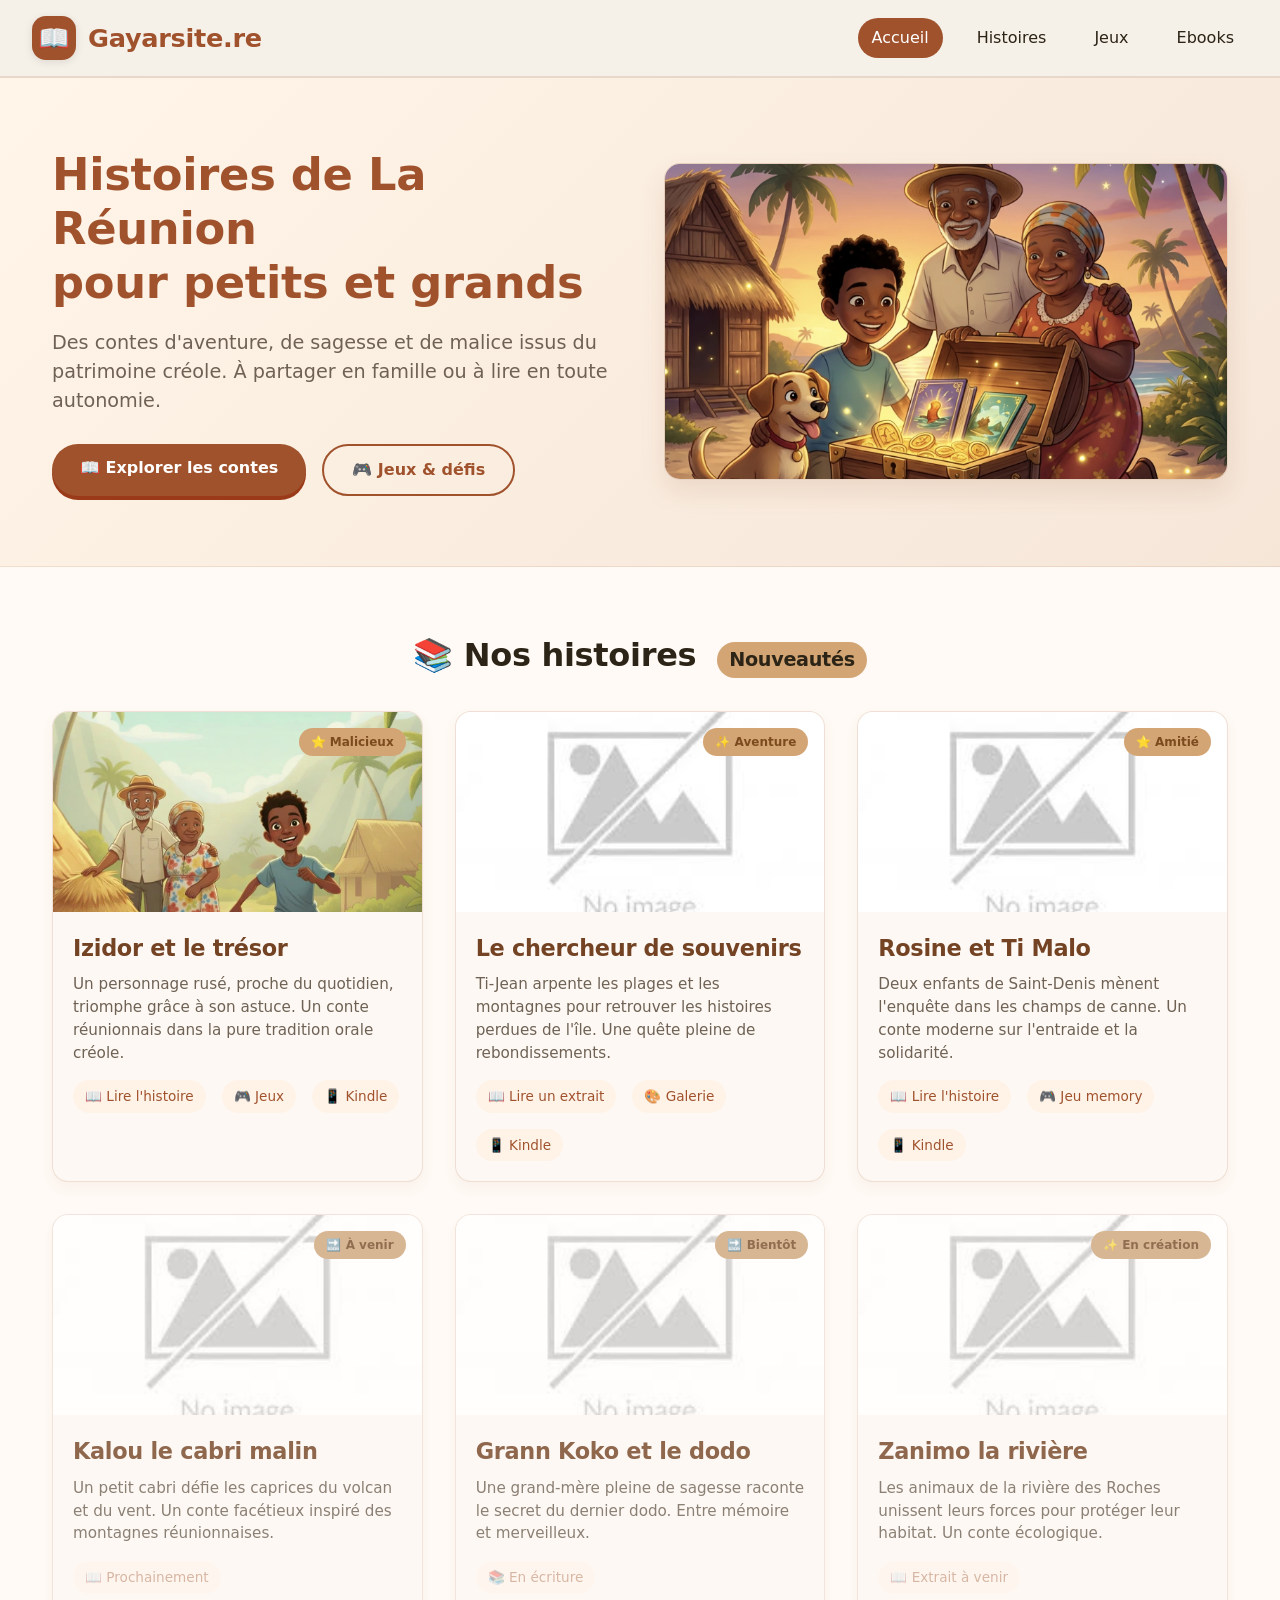
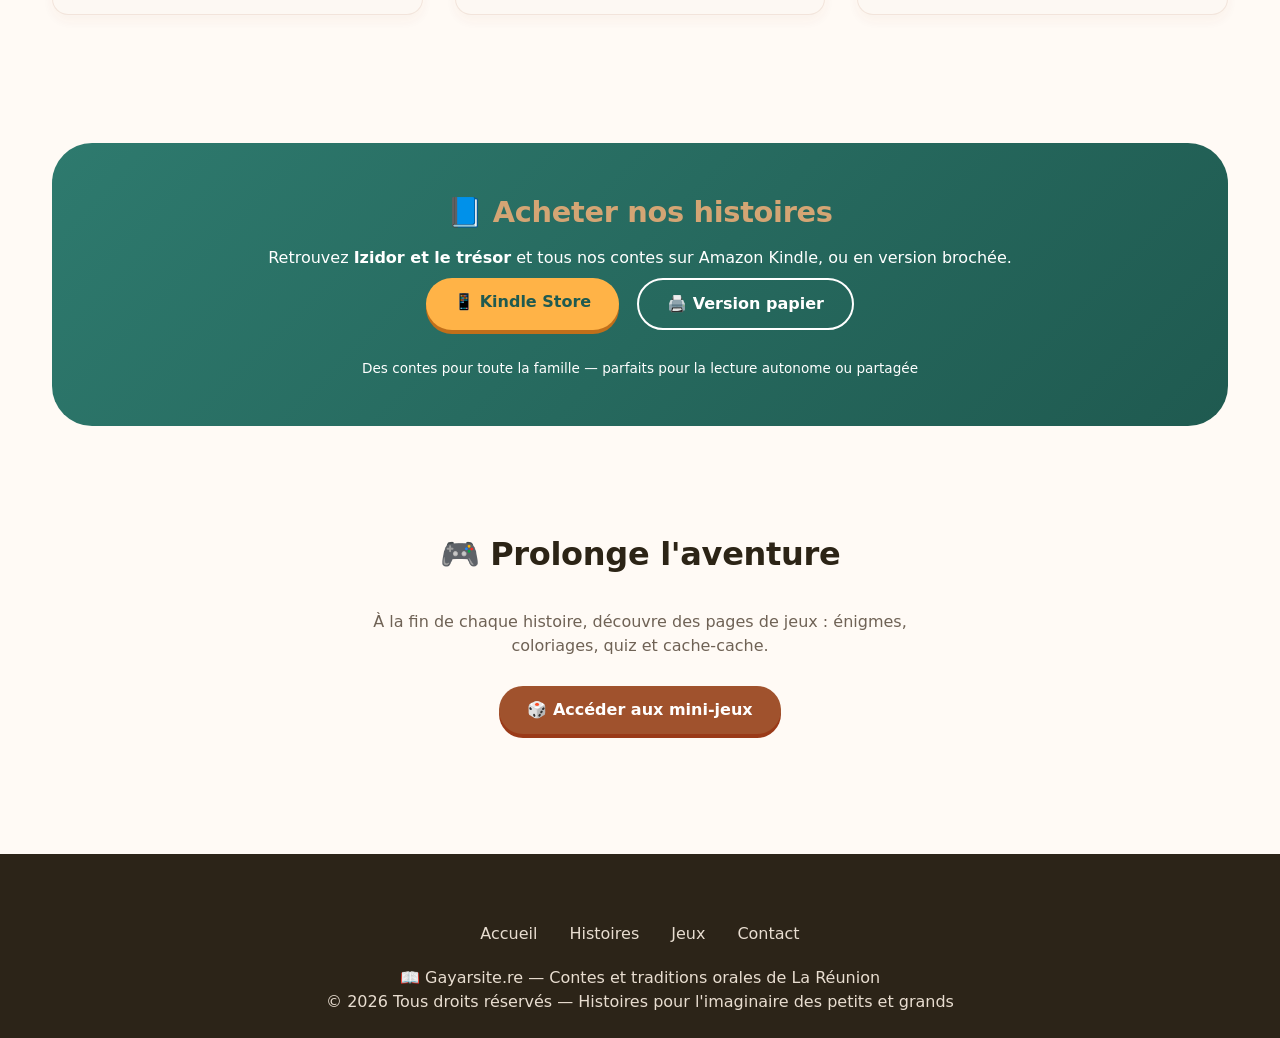
<file: index.html>
<!DOCTYPE html>
<html lang="fr">
<head>
  <!-- Google Tag Manager -->
<script>(function(w,d,s,l,i){w[l]=w[l]||[];w[l].push({'gtm.start':
new Date().getTime(),event:'gtm.js'});var f=d.getElementsByTagName(s)[0],
j=d.createElement(s),dl=l!='dataLayer'?'&l='+l:'';j.async=true;j.src=
'https://www.googletagmanager.com/gtm.js?id='+i+dl;f.parentNode.insertBefore(j,f);
})(window,document,'script','dataLayer','GTM-NKQ5SRGM');</script>
<!-- End Google Tag Manager -->
  <meta charset="UTF-8">
  <meta name="viewport" content="width=device-width, initial-scale=1.0">
  <title>Gayarsite.re — Histoires de La Réunion pour petits et grands</title>
  <meta name="description" content="Découvrez Izidor et le trésor, un conte réunionnais malicieux, et d'autres histoires pour petits et grands. Ebooks Kindle, jeux et illustrations.">
  <meta name="keywords" content="contes réunionnais, izidor et le trésor, histoires pour petits et grands, contes créoles, kindle, créole réunion">
  <meta name="author" content="Gayarsite.re">
  <meta property="og:title" content="Gayarsite.re — Histoires de La Réunion pour petits et grands">
  <meta property="og:description" content="Des histoires malicieuses et palpitantes dans la tradition orale créole. Pour petits et grands.">
  <meta property="og:type" content="website">
  <meta property="og:url" content="https://gayarsite.re/">
  <meta property="og:image" content="assets/commun/images/izidor-cover.webp">
  <meta name="twitter:card" content="summary_large_image">
  
  <style>
    /* ========== RESET & VARIABLES ========== */
    * {
      margin: 0;
      padding: 0;
      box-sizing: border-box;
    }

    :root {
      --color-bg: #fffaf5;
      --color-surface: #fdf8f3;
      --color-light: #f5ebdf;
      --color-soft: #efe0cf;
      --color-text: #2c2416;
      --color-text-light: #6f6255;
      --color-primary: #a0522d;
      --color-primary-dark: #734324;
      --color-secondary: #2c2416;
      --color-accent: #d4a574;
      --color-border: rgba(160, 82, 45, 0.15);
      --shadow-card: 0 6px 14px rgba(160, 82, 45, 0.06);
      --shadow-hover: 0 12px 24px rgba(160, 82, 45, 0.12);
      --radius-card: 16px;
      --radius-btn: 999px;
      --transition: all 0.25s ease;
    }

    body {
      font-family: 'Inter', -apple-system, 'Segoe UI', 'Roboto', system-ui, sans-serif;
      background: var(--color-bg);
      color: var(--color-text);
      line-height: 1.5;
    }

    .container {
      max-width: 1240px;
      margin: 0 auto;
      padding: 0 32px;
    }

    /* ========== TYPOGRAPHIE (moderne, lisible) ========== */
    h1, h2, h3, .logo {
      font-family: 'Poppins', 'Inter', system-ui, sans-serif;
      font-weight: 700;
      letter-spacing: -0.3px;
    }

    h1 {
      font-size: 3rem;
      color: var(--color-primary);
      margin-bottom: 20px;
      line-height: 1.2;
    }

    h2 {
      font-size: 2rem;
      margin-bottom: 32px;
      color: var(--color-secondary);
      text-align: center;
      font-weight: 600;
    }

    h2 span {
      background: var(--color-accent);
      padding: 4px 12px;
      border-radius: 40px;
      font-size: 1.2rem;
      display: inline-block;
      margin-left: 10px;
    }

    h3 {
      font-size: 1.4rem;
      margin-bottom: 8px;
      color: var(--color-primary-dark);
      font-weight: 600;
    }

    /* ========== HEADER MODERNE ========== */
    header {
      background: rgba(245, 240, 232, 0.96);
      backdrop-filter: blur(8px);
      position: sticky;
      top: 0;
      z-index: 100;
      border-bottom: 2px solid var(--color-border);
    }

    .header-content {
      display: flex;
      align-items: center;
      justify-content: space-between;
      flex-wrap: wrap;
      gap: 20px;
      padding: 16px 32px;
      max-width: 1280px;
      margin: 0 auto;
    }

    .logo {
      display: flex;
      align-items: center;
      gap: 12px;
      font-size: 1.6rem;
      font-weight: 700;
      color: var(--color-primary);
      text-decoration: none;
      transition: var(--transition);
    }

    .logo:hover {
      transform: scale(1.02);
      color: var(--color-primary-dark);
    }

    .logo-img {
      width: 44px;
      height: 44px;
      background: var(--color-primary);
      border-radius: 14px;
      display: flex;
      align-items: center;
      justify-content: center;
      font-size: 1.6rem;
      box-shadow: 0 2px 8px rgba(0,0,0,0.1);
    }

    nav {
      display: flex;
      gap: 20px;
      align-items: center;
    }

    nav a {
      text-decoration: none;
      color: var(--color-text);
      font-weight: 500;
      font-size: 1rem;
      padding: 8px 14px;
      border-radius: 40px;
      transition: var(--transition);
    }

    nav a:hover, nav a.active {
      background: var(--color-primary);
      color: white;
    }

    .menu-toggle {
      display: none;
      background: none;
      border: 2px solid var(--color-primary);
      font-size: 1.5rem;
      padding: 6px 14px;
      border-radius: 30px;
      cursor: pointer;
    }

    /* ========== HERO ========== */
    .hero {
      background: linear-gradient(135deg, #FFF5E8 0%, #F5E6D8 100%);
      padding: 70px 0;
      border-bottom: 1px solid var(--color-border);
    }

    .hero-content {
      display: grid;
      grid-template-columns: 1fr 1fr;
      gap: 48px;
      align-items: center;
    }

    .hero-text h1 {
      font-size: 2.8rem;
    }

    .hero-text p {
      font-size: 1.2rem;
      color: var(--color-text-light);
      margin-bottom: 28px;
    }

    .hero-image-container {
      border-radius: var(--radius-card);
      overflow: hidden;
      box-shadow: var(--shadow-hover);
      display: flex;
      align-items: center;
      justify-content: center;
      background: linear-gradient(145deg, var(--color-light), var(--color-soft));
      aspect-ratio: 16 / 9;
      width: 100%;
      border: 1px solid var(--color-border);
    }

    .hero-img-element {
      width: 100%;
      height: 100%;
      object-fit: cover;
      transition: var(--transition);
    }
    
    .hero-image-container:hover .hero-img-element {
      transform: scale(1.03);
    }

    /* Boutons */
    .btn {
      display: inline-block;
      padding: 12px 28px;
      border-radius: var(--radius-btn);
      text-decoration: none;
      font-weight: 600;
      font-size: 1rem;
      transition: var(--transition);
      cursor: pointer;
      border: none;
      font-family: inherit;
    }

    .btn-primary {
      background: var(--color-primary);
      color: white;
      box-shadow: 0 4px 0 #9A3A18;
    }

    .btn-primary:hover {
      background: var(--color-primary-dark);
      transform: translateY(-2px);
      box-shadow: 0 6px 0 #9A3A18;
    }

    .btn-secondary {
      background: transparent;
      color: var(--color-primary);
      border: 2px solid var(--color-primary);
    }

    .btn-secondary:hover {
      background: var(--color-primary);
      color: white;
    }

    /* ========== GRILLE HISTOIRES ========== */
    .section {
      padding: 64px 0;
    }

    .stories-grid {
      display: grid;
      grid-template-columns: repeat(auto-fill, minmax(320px, 1fr));
      gap: 32px;
      margin-top: 20px;
    }

    .story-card {
      background: var(--color-surface);
      border-radius: var(--radius-card);
      overflow: hidden;
      box-shadow: var(--shadow-card);
      transition: var(--transition);
      text-decoration: none;
      color: inherit;
      display: block;
      border: 1px solid var(--color-border);
    }

    .story-card:hover {
      transform: translateY(-6px);
      box-shadow: var(--shadow-hover);
      border-color: var(--color-accent);
    }

    .card-cover {
      position: relative;
      background: linear-gradient(135deg, var(--color-light) 0%, var(--color-soft) 100%);
      height: 200px;
      display: flex;
      align-items: center;
      justify-content: center;
      overflow: hidden;
    }

    .card-cover-img {
      width: 100%;
      height: 100%;
      object-fit: cover;
      transition: var(--transition);
    }

    .story-card:hover .card-cover-img {
      transform: scale(1.05);
    }

    .card-cover-placeholder {
      font-size: 4rem;
      display: flex;
      align-items: center;
      justify-content: center;
      width: 100%;
      height: 100%;
    }

    .card-badge {
      position: absolute;
      top: 16px;
      right: 16px;
      background: var(--color-accent);
      color: #7B4A1E;
      padding: 5px 12px;
      border-radius: 30px;
      font-size: 0.75rem;
      font-weight: 700;
    }

    .card-content {
      padding: 20px;
    }

    .card-content p {
      color: var(--color-text-light);
      margin-bottom: 16px;
      font-size: 0.95rem;
      line-height: 1.5;
    }

    .card-links {
      display: flex;
      gap: 16px;
      margin-top: 16px;
      flex-wrap: wrap;
    }

    .icon-link {
      display: inline-flex;
      align-items: center;
      gap: 6px;
      font-size: 0.85rem;
      color: var(--color-primary);
      text-decoration: none;
      font-weight: 500;
      background: #FFF3E8;
      padding: 6px 12px;
      border-radius: 30px;
      transition: var(--transition);
    }

    .icon-link:hover {
      background: var(--color-primary);
      color: white;
    }

    .coming-soon {
      opacity: 0.8;
    }

    .coming-soon .card-cover {
      filter: grayscale(0.15);
    }

    /* ========== SECTION KINDLE ========== */
    .kindle-section {
      background: linear-gradient(135deg, #2E7A6E, #1F5A50);
      color: white;
      border-radius: 40px;
      padding: 48px 40px;
      text-align: center;
    }

    .kindle-section h3 {
      color: var(--color-accent);
      font-size: 1.8rem;
      margin-bottom: 12px;
    }

    .btn-kindle {
      background: #FFB347;
      color: #1F5A50;
      box-shadow: 0 4px 0 #C16F1A;
    }

    .btn-outline-light {
      background: transparent;
      border: 2px solid white;
      color: white;
    }

    .btn-outline-light:hover {
      background: white;
      color: #1F5A50;
    }

    /* ========== FOOTER ========== */
    footer {
      background: #2C2418;
      color: #E8DDD0;
      padding: 48px 0 24px;
      margin-top: 60px;
    }

    .footer-content {
      text-align: center;
    }

    .footer-links {
      display: flex;
      justify-content: center;
      gap: 32px;
      flex-wrap: wrap;
      margin: 20px 0;
    }

    .footer-links a {
      color: #E8DDD0;
      text-decoration: none;
      font-weight: 500;
    }

    .footer-links a:hover {
      color: var(--color-accent);
    }

    /* ========== RESPONSIVE ========== */
    @media (max-width: 900px) {
      .hero-content {
        grid-template-columns: 1fr;
        gap: 32px;
      }
      
      h1 {
        font-size: 2.2rem;
      }
    }

    @media (max-width: 768px) {
      .container {
        padding: 0 20px;
      }
      
      .menu-toggle {
        display: block;
      }
      
      nav {
        display: none;
        width: 100%;
        flex-direction: column;
        gap: 12px;
        padding: 20px 0;
      }
      
      nav.active {
        display: flex;
      }
      
      h2 {
        font-size: 1.6rem;
      }
      
      .stories-grid {
        grid-template-columns: 1fr;
      }
      
      .kindle-section {
        padding: 32px 20px;
      }
    }

    @media (max-width: 480px) {
      .card-links {
        flex-direction: column;
      }
      
      .hero-emoji {
        font-size: 3.5rem;
      }
    }

    /* Animation légère */
    @keyframes fadeUp {
      from {
        opacity: 0;
        transform: translateY(15px);
      }
      to {
        opacity: 1;
        transform: translateY(0);
      }
    }
    
    .story-card {
      animation: fadeUp 0.4s ease backwards;
    }
    
    .story-card:nth-child(1) { animation-delay: 0.05s; }
    .story-card:nth-child(2) { animation-delay: 0.1s; }
    .story-card:nth-child(3) { animation-delay: 0.15s; }
  </style>
  <meta name="google-site-verification" content="hJ_kMTjbC9rvO0qaZXvsY2zH8ChExtE9W5B-X8ms1c4" />
</head>
<body>
<!-- Google Tag Manager (noscript) -->
<noscript><iframe src="https://www.googletagmanager.com/ns.html?id=GTM-NKQ5SRGM"
height="0" width="0" style="display:none;visibility:hidden"></iframe></noscript>
<!-- End Google Tag Manager (noscript) -->
  <a class="skip-link" href="#contenu" style="position: absolute; left: -9999px;">Aller au contenu</a>

  <header>
    <div class="header-content">
      <a href="index.html" class="logo">
        <div class="logo-img">📖</div>
        <span>Gayarsite.re</span>
      </a>
      
      <button class="menu-toggle" id="menuToggle" aria-label="Menu">☰</button>
      
      <nav id="mainNav">
        <a href="index.html" class="active">Accueil</a>
        <a href="#histoires">Histoires</a>
        <a href="izidor/jeux/index.html">Jeux</a>
        <a href="#kindle">Ebooks</a>
      </nav>
    </div>
  </header>

  <main id="contenu">
    
    <!-- HERO - Dynamique, pas trop bébé -->
    <section class="hero">
      <div class="container hero-content">
        <div class="hero-text">
          <h1>Histoires de La Réunion <br>pour petits et grands</h1>
          <p>Des contes d'aventure, de sagesse et de malice issus du patrimoine créole. À partager en famille ou à lire en toute autonomie.</p>
          <div style="display: flex; gap: 16px; flex-wrap: wrap;">
            <a href="#histoires" class="btn btn-primary">📖 Explorer les contes</a>
            <a href="izidor/jeux/index.html" class="btn btn-secondary">🎮 Jeux & défis</a>
          </div>
        </div>
        <div class="hero-image-container">
          <img src="assets/commun/images/izidor-hero.webp" alt="Izidor et le trésor" class="hero-img-element" onerror="this.style.display='none'; this.nextElementSibling.style.display='flex';">
          <div class="hero-emoji-fallback" style="display: none; flex-direction: column; align-items: center; justify-content: center; padding: 20px; text-align: center; width: 100%; height: 100%;">
            <div style="font-size: 4rem; margin-bottom: 8px;">🐢✨</div>
            <p style="font-weight: 500; font-size: 1rem; color: var(--color-text); margin-bottom: 4px;">« La ruse est plus forte que la force »</p>
            <small style="color: var(--color-primary);">— Conte réunionnais</small>
          </div>
        </div>
      </div>
    </section>

    <!-- SECTION : TOUTES LES HISTOIRES -->
    <section id="histoires" class="section">
      <div class="container">
        <h2>📚 Nos histoires <span>Nouveautés</span></h2>
        <div class="stories-grid">
          
          <!-- IZIDOR ET LE TRÉSOR (conte réunionnais malicieux) -->
          <div class="story-card">
            <div class="card-cover">
              <img src="assets/commun/images/izidor-cover.webp" alt="Izidor et le trésor" class="card-cover-img" onerror="this.style.display='none'; this.nextElementSibling.style.display='flex';">
              <div class="card-cover-placeholder" style="display: none;">
                <span>🐢🗝️</span>
              </div>
              <span class="card-badge">⭐ Malicieux</span>
            </div>
            <div class="card-content">
              <h3>Izidor et le trésor</h3>
              <p>Un personnage rusé, proche du quotidien, triomphe grâce à son astuce. Un conte réunionnais dans la pure tradition orale créole.</p>
              <div class="card-links">
                <a href="izidor/index.html" class="icon-link">📖 Lire l'histoire</a>
                <a href="izidor/jeux/index.html" class="icon-link">🎮 Jeux</a>
                <a href="#" class="icon-link" onclick="alert('📘 Version Kindle disponible sur Amazon')">📱 Kindle</a>
              </div>
            </div>
          </div>

          <!-- LE CHERCHEUR DE SOUVENIRS -->
          <div class="story-card">
            <div class="card-cover">
              <img src="assets/commun/images/PLACEHOLDER-IMAGE NOT FOUND.jpg" alt="Le chercheur de souvenirs" class="card-cover-img" onerror="this.style.display='none'; this.nextElementSibling.style.display='flex';">
              <div class="card-cover-placeholder" style="display: none;">
                <span>🌊🐚</span>
              </div>
              <span class="card-badge">✨ Aventure</span>
            </div>
            <div class="card-content">
              <h3>Le chercheur de souvenirs</h3>
              <p>Ti-Jean arpente les plages et les montagnes pour retrouver les histoires perdues de l'île. Une quête pleine de rebondissements.</p>
              <div class="card-links">
                <a href="#" class="icon-link" onclick="alert('📖 L\'extrait de cette histoire sera bientôt en ligne !')">📖 Lire un extrait</a>
                <a href="#" class="icon-link" onclick="alert('🎨 Illustrations interactives bientôt')">🎨 Galerie</a>
                <a href="#" class="icon-link" onclick="alert('📘 Kindle disponible')">📱 Kindle</a>
              </div>
            </div>
          </div>

          <!-- ROSINE ET TI MALO -->
          <div class="story-card">
            <div class="card-cover">
              <img src="assets/commun/images/PLACEHOLDER-IMAGE NOT FOUND.jpg" alt="Rosine et Ti Malo" class="card-cover-img" onerror="this.style.display='none'; this.nextElementSibling.style.display='flex';">
              <div class="card-cover-placeholder" style="display: none;">
                <span>🌿🚲</span>
              </div>
              <span class="card-badge">⭐ Amitié</span>
            </div>
            <div class="card-content">
              <h3>Rosine et Ti Malo</h3>
              <p>Deux enfants de Saint-Denis mènent l'enquête dans les champs de canne. Un conte moderne sur l'entraide et la solidarité.</p>
              <div class="card-links">
                <a href="#" class="icon-link" onclick="alert('📖 Cette histoire sera bientôt disponible en ligne !')">📖 Lire l'histoire</a>
                <a href="#" class="icon-link" onclick="alert('🎮 Memory game bientôt')">🎮 Jeu memory</a>
                <a href="#" class="icon-link" onclick="alert('📘 Kindle disponible')">📱 Kindle</a>
              </div>
            </div>
          </div>

          <!-- KALOU LE CABRI (bientôt) -->
          <div class="story-card coming-soon">
            <div class="card-cover">
              <img src="assets/commun/images/PLACEHOLDER-IMAGE NOT FOUND.jpg" alt="Kalou le cabri malin" class="card-cover-img" onerror="this.style.display='none'; this.nextElementSibling.style.display='flex';">
              <div class="card-cover-placeholder" style="display: none;">
                <span>🐐🌋</span>
              </div>
              <span class="card-badge">🔜 À venir</span>
            </div>
            <div class="card-content">
              <h3>Kalou le cabri malin</h3>
              <p>Un petit cabri défie les caprices du volcan et du vent. Un conte facétieux inspiré des montagnes réunionnaises.</p>
              <div class="card-links">
                <span class="icon-link" style="opacity:0.5;">📖 Prochainement</span>
              </div>
            </div>
          </div>

          <!-- GRANN KOKO ET LE DODO -->
          <div class="story-card coming-soon">
            <div class="card-cover">
              <img src="assets/commun/images/PLACEHOLDER-IMAGE NOT FOUND.jpg" alt="Grann Koko et le dodo" class="card-cover-img" onerror="this.style.display='none'; this.nextElementSibling.style.display='flex';">
              <div class="card-cover-placeholder" style="display: none;">
                <span>🦤🌴</span>
              </div>
              <span class="card-badge">🔜 Bientôt</span>
            </div>
            <div class="card-content">
              <h3>Grann Koko et le dodo</h3>
              <p>Une grand-mère pleine de sagesse raconte le secret du dernier dodo. Entre mémoire et merveilleux.</p>
              <div class="card-links">
                <span class="icon-link" style="opacity:0.5;">📚 En écriture</span>
              </div>
            </div>
          </div>

          <!-- ZANIMO LA RIVIÈRE -->
          <div class="story-card coming-soon">
            <div class="card-cover">
              <img src="assets/commun/images/PLACEHOLDER-IMAGE NOT FOUND.jpg" alt="Zanimo la rivière" class="card-cover-img" onerror="this.style.display='none'; this.nextElementSibling.style.display='flex';">
              <div class="card-cover-placeholder" style="display: none;">
                <span>🦎💧</span>
              </div>
              <span class="card-badge">✨ En création</span>
            </div>
            <div class="card-content">
              <h3>Zanimo la rivière</h3>
              <p>Les animaux de la rivière des Roches unissent leurs forces pour protéger leur habitat. Un conte écologique.</p>
              <div class="card-links">
                <span class="icon-link" style="opacity:0.5;">📖 Extrait à venir</span>
              </div>
            </div>
          </div>
        </div>
      </div>
    </section>

    <!-- SECTION KINDLE & VENTE -->
    <section id="kindle" class="section">
      <div class="container">
        <div class="kindle-section">
          <h3>📘 Acheter nos histoires</h3>
          <p>Retrouvez <strong>Izidor et le trésor</strong> et tous nos contes sur Amazon Kindle, ou en version brochée.</p>
          <div style="display: flex; gap: 18px; justify-content: center; flex-wrap: wrap; margin-top: 8px;">
            <a href="https://www.amazon.fr/dp/B0H1H15GXF" target="_blank" class="btn btn-kindle">📱 Kindle Store</a>
            <a href="#" class="btn btn-outline-light" onclick="alert('📚 Impression disponible sur demande')">🖨️ Version papier</a>
          </div>
          <p style="font-size:0.85rem; margin-top: 28px;">Des contes pour toute la famille — parfaits pour la lecture autonome ou partagée</p>
        </div>
      </div>
    </section>

    <!-- SECTION JEUX INTERACTIFS -->
    <section style="text-align: center; padding: 40px 0 60px;">
      <div class="container">
        <h2>🎮 Prolonge l'aventure</h2>
        <p style="max-width: 600px; margin: 0 auto 28px; color: var(--color-text-light);">À la fin de chaque histoire, découvre des pages de jeux : énigmes, coloriages, quiz et cache-cache.</p>
        <a href="izidor/jeux/index.html" class="btn btn-primary">🎲 Accéder aux mini-jeux</a>
      </div>
    </section>

  </main>

  <footer>
    <div class="container footer-content">
      <div class="footer-links">
        <a href="index.html">Accueil</a>
        <a href="#histoires">Histoires</a>
        <a href="izidor/jeux/index.html">Jeux</a>
        <a href="mailto:contact@gayarsite.re">Contact</a>
      </div>
      <p>📖 Gayarsite.re — Contes et traditions orales de La Réunion</p>
      <p class="copyright">© 2026 Tous droits réservés — Histoires pour l'imaginaire des petits et grands</p>
    </div>
  </footer>

  <script>
    // Menu mobile
    const toggleBtn = document.getElementById('menuToggle');
    const navMenu = document.getElementById('mainNav');
    
    if (toggleBtn && navMenu) {
      toggleBtn.addEventListener('click', () => {
        navMenu.classList.toggle('active');
        toggleBtn.setAttribute('aria-expanded', navMenu.classList.contains('active'));
      });
    }

    // Fermer le menu au clic sur un lien (mobile)
    document.querySelectorAll('#mainNav a').forEach(link => {
      link.addEventListener('click', () => {
        if (window.innerWidth <= 768 && navMenu.classList.contains('active')) {
          navMenu.classList.remove('active');
        }
      });
    });
  </script>

</body>
</html>
</file>
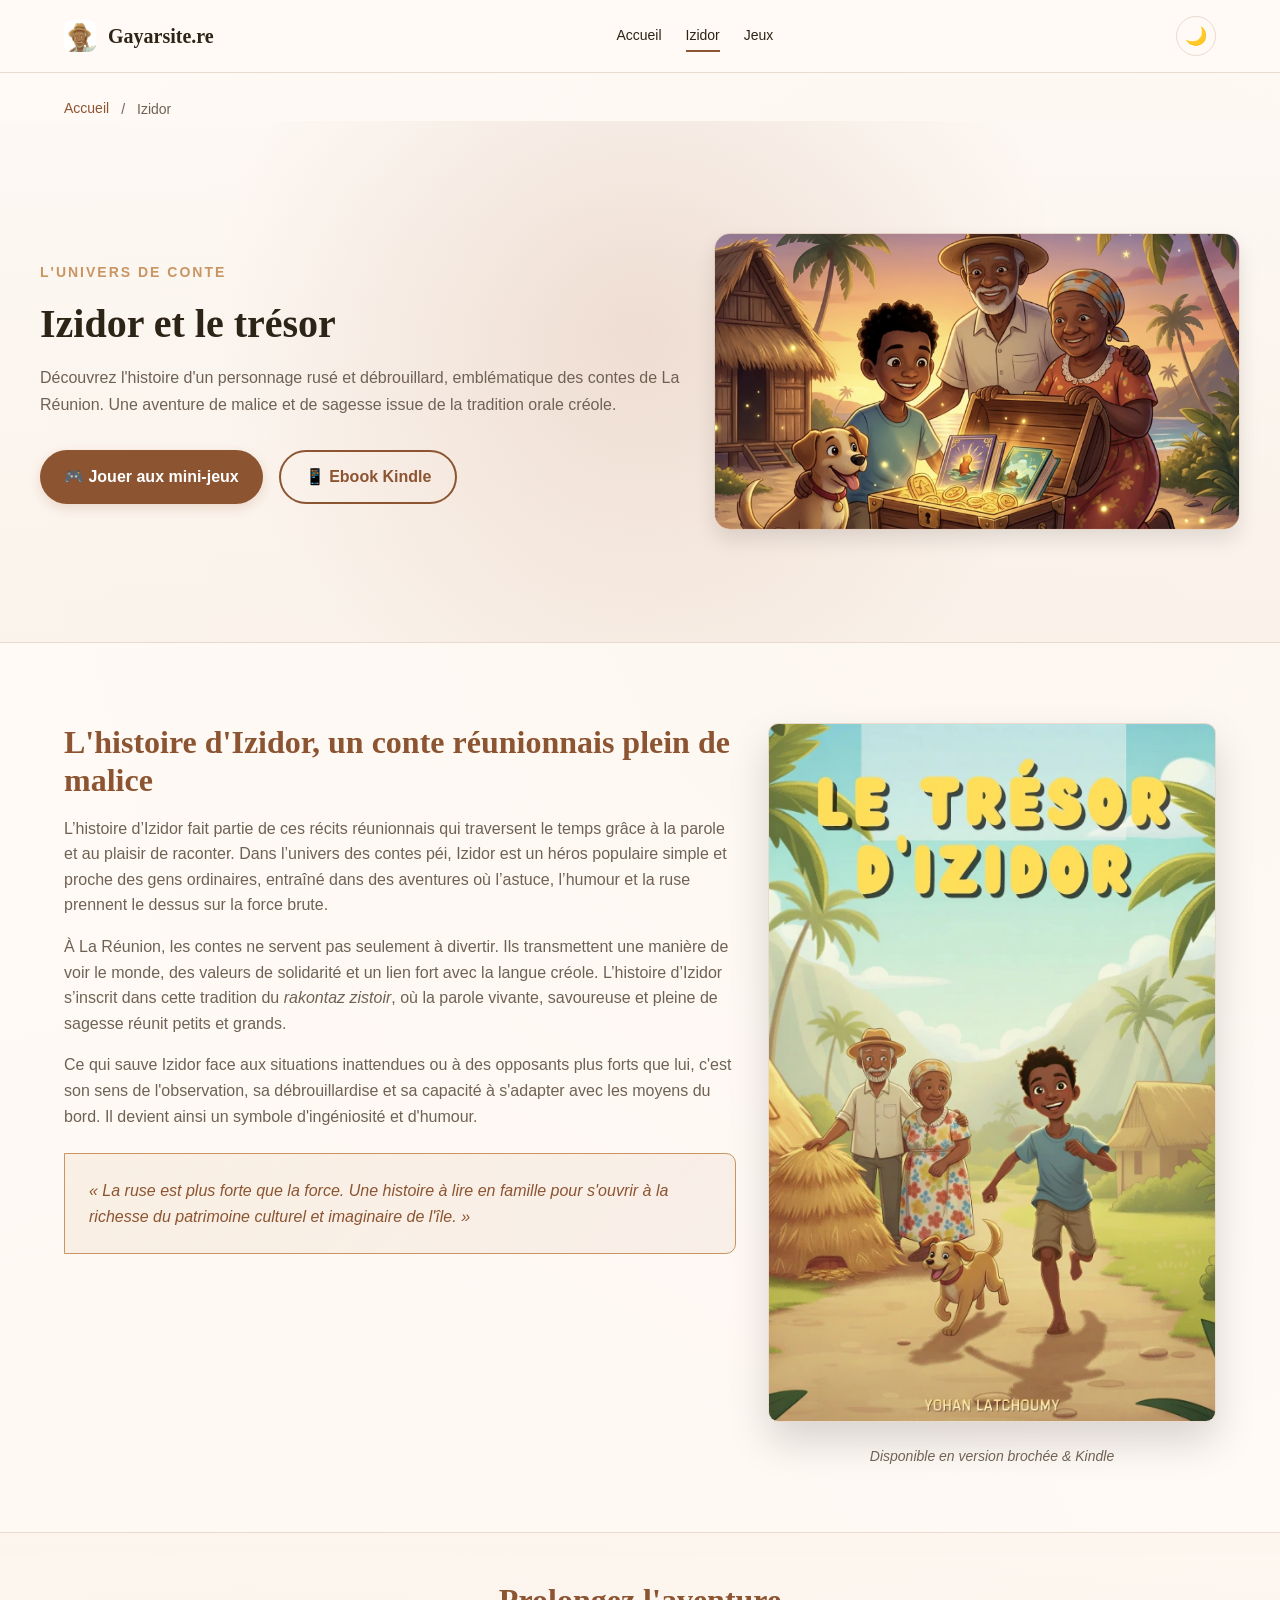
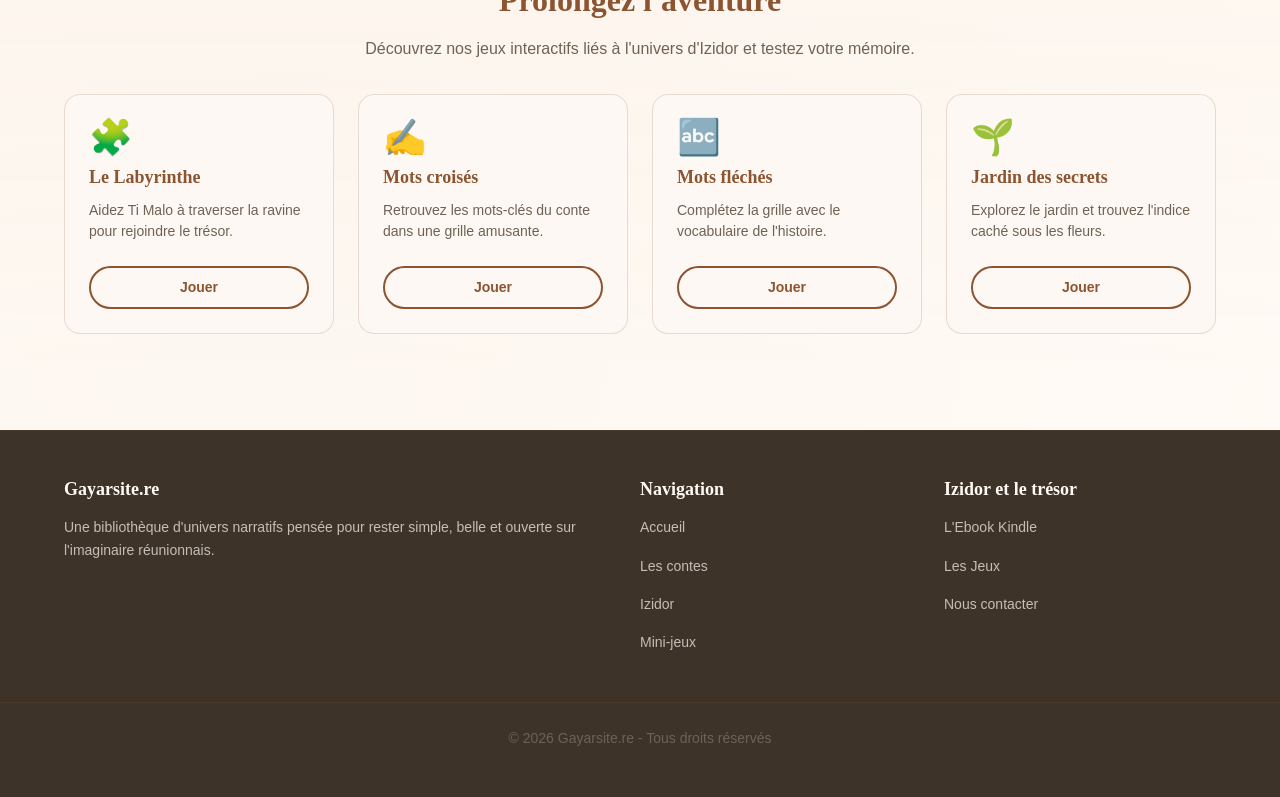
<file: izidor/index.html>
<!DOCTYPE html>
<html lang="fr">
<head>
  <meta charset="UTF-8">
  <meta name="viewport" content="width=device-width, initial-scale=1.0">
  <title>L'univers d'Izidor — Gayarsite.re</title>
  <meta name="description" content="Découvrez Izidor et le trésor, un conte réunionnais plein d'astuce et de malice. Histoires et jeux pour toute la famille.">
  <meta name="keywords" content="histoire Izidor, conte réunionnais, tradition orale Réunion, contes créoles, jeux Izidor">
  <meta name="author" content="Gayarsite.re">
  
  <!-- Open Graph / Social Media -->
  <meta property="og:title" content="L'univers d'Izidor — Gayarsite.re">
  <meta property="og:description" content="Découvrez Izidor et le trésor, un conte réunionnais malicieux issu de la tradition orale.">
  <meta property="og:type" content="website">
  <meta property="og:url" content="https://gayarsite.re/izidor/">
  <meta property="og:image" content="../assets/commun/images/izidor-cover.webp">
  <meta name="twitter:card" content="summary_large_image">
  
  <!-- Styles -->
  <link rel="stylesheet" href="../assets/commun/css/style.css">
  <link rel="stylesheet" href="../assets/commun/css/theme-izidor.css">
  
  <!-- Favicon -->
  <link rel="icon" type="image/svg+xml" href="data:image/svg+xml,%3Csvg xmlns='http://www.w3.org/2000/svg' viewBox='0 0 100 100'%3E%3Crect width='100' height='100' rx='22' fill='%23fffaf5'/%3E%3Cpath d='M28 24h28c9 0 16 7 16 16v36H44c-9 0-16-7-16-16V24z' fill='none' stroke='%238c5431' stroke-width='6'/%3E%3Cpath d='M44 24v52' stroke='%23c99563' stroke-width='6'/%3E%3C/svg%3E">
  
  <style>
    /* Spécificités page univers Izidor */
    body.theme-izidor {
      background-color: var(--color-bg);
      color: var(--color-text);
    }
    
    .breadcrumb {
      display: flex;
      gap: var(--sp-sm);
      padding: var(--sp-lg) var(--sp-lg) 0;
      font-size: var(--text-sm);
      max-width: 1200px;
      margin: 0 auto;
    }
    
    .breadcrumb a {
      color: var(--color-primary);
      text-decoration: none;
    }
    
    .breadcrumb a:hover {
      text-decoration: underline;
    }
    
    .breadcrumb span {
      color: var(--color-muted);
    }

    .hero-inner {
      display: grid;
      grid-template-columns: 1.1fr 0.9fr;
      gap: var(--sp-xl);
      align-items: center;
      padding: var(--sp-2xl) 0;
    }

    .hero-visual img {
      width: 100%;
      height: auto;
      border-radius: var(--radius-lg);
      box-shadow: var(--shadow-lg);
      border: 1px solid var(--color-border);
      display: block;
    }

    .intro-grid {
      display: grid;
      grid-template-columns: 1.2fr 0.8fr;
      gap: var(--sp-xl);
      align-items: start;
      margin-top: var(--sp-xl);
    }

    .teaser-history {
      background: linear-gradient(135deg, rgba(212,165,116,0.1) 0%, rgba(140,84,49,0.05) 100%);
      border-left: 4px solid var(--color-accent);
      padding: var(--sp-lg);
      border-radius: 0 var(--radius-md) var(--radius-md) 0;
      margin-top: var(--sp-lg);
    }

    .book-cover-container {
      text-align: center;
      position: sticky;
      top: 100px;
    }

    .book-cover-img {
      max-width: 100%;
      border-radius: var(--radius-md);
      box-shadow: var(--shadow-xl);
      border: 1px solid var(--color-border);
      transition: transform var(--transition-normal);
    }

    .book-cover-img:hover {
      transform: translateY(-4px) scale(1.01);
    }

    /* Grid de mini-jeux raccourcis */
    .games-preview-grid {
      display: grid;
      grid-template-columns: repeat(auto-fit, minmax(220px, 1fr));
      gap: var(--sp-lg);
      margin-top: var(--sp-xl);
    }

    .game-mini-card {
      background: var(--color-surface);
      border: 1px solid var(--color-border);
      border-radius: var(--radius-lg);
      padding: var(--sp-lg);
      display: flex;
      flex-direction: column;
      gap: var(--sp-sm);
      transition: transform var(--transition-normal), box-shadow var(--transition-normal);
    }

    .game-mini-card:hover {
      transform: translateY(-4px);
      box-shadow: var(--shadow-md);
    }

    .game-mini-icon {
      font-size: 2.2rem;
      line-height: 1;
    }

    .game-mini-card h3 {
      font-size: var(--text-lg);
      color: var(--color-primary);
      margin-bottom: 0;
    }

    .game-mini-card p {
      font-size: var(--text-sm);
      margin-bottom: var(--sp-sm);
      color: var(--color-muted);
      flex-grow: 1;
      line-height: 1.5;
    }

    @media (max-width: 900px) {
      .hero-inner, .intro-grid {
        grid-template-columns: 1fr;
        gap: var(--sp-lg);
      }
      
      .book-cover-container {
        position: static;
        margin-top: var(--sp-lg);
      }
    }
  </style>
</head>
<body class="theme-izidor">
  
  <a class="skip-link" href="#contenu">Aller au contenu</a>
  
  <header>
    <div class="header-content">
      <a class="logo" href="../index.html">
        <img src="../assets/commun/images/izidor-logo.webp" alt="Gayarsite.re" width="32" height="32" style="border-radius: 8px;" onerror="this.style.display='none'; this.nextElementSibling.style.display='inline';">
        <span style="display:none; font-size:1.5rem; margin-right:8px;">📖</span>
        <span>Gayarsite.re</span>
      </a>
      
      <button class="menu-toggle" aria-label="Ouvrir le menu" aria-expanded="false">☰</button>
      
      <nav id="main-nav" aria-label="Navigation principale">
        <a href="../index.html">Accueil</a>
        <a class="active" href="index.html">Izidor</a>
        <a href="jeux/index.html">Jeux</a>
      </nav>
      
      <div class="header-controls">
        <button class="theme-toggle" type="button" aria-label="Activer le mode sombre">🌙</button>
      </div>
    </div>
  </header>

  <!-- Breadcrumb navigation -->
  <nav class="breadcrumb" aria-label="Fil d'Ariane">
    <a href="../index.html">Accueil</a>
    <span>/</span>
    <span aria-current="page">Izidor</span>
  </nav>

  <main id="contenu">
    <!-- Hero section with character image -->
    <section class="hero">
      <div class="container hero-inner">
        <div>
          <span class="hero-label">L'univers de conte</span>
          <h1>Izidor et le trésor</h1>
          <p class="section-intro">Découvrez l'histoire d'un personnage rusé et débrouillard, emblématique des contes de La Réunion. Une aventure de malice et de sagesse issue de la tradition orale créole.</p>
          <div class="btn-row">
            <a href="jeux/index.html" class="btn btn-primary">🎮 Jouer aux mini-jeux</a>
            <a href="https://www.amazon.fr/dp/B0H1H15GXF" target="_blank" class="btn btn-tertiary">📱 Ebook Kindle</a>
          </div>
        </div>
        <div class="hero-visual">
          <img src="../assets/commun/images/izidor-hero.webp" alt="Izidor et le trésor" onerror="this.src='../assets/commun/images/izidor-cover.webp';">
        </div>
      </div>
    </section>

    <!-- Presentation Section -->
    <section class="section" style="border-top: 1px solid var(--color-border);">
      <div class="container intro-grid">
        <div>
          <h2 class="section-title">L'histoire d'Izidor, un conte réunionnais plein de malice</h2>
          <p>L’histoire d’Izidor fait partie de ces récits réunionnais qui traversent le temps grâce à la parole et au plaisir de raconter. Dans l’univers des contes péi, Izidor est un héros populaire simple et proche des gens ordinaires, entraîné dans des aventures où l’astuce, l’humour et la ruse prennent le dessus sur la force brute.</p>
          
          <p>À La Réunion, les contes ne servent pas seulement à divertir. Ils transmettent une manière de voir le monde, des valeurs de solidarité et un lien fort avec la langue créole. L’histoire d’Izidor s’inscrit dans cette tradition du <em>rakontaz zistoir</em>, où la parole vivante, savoureuse et pleine de sagesse réunit petits et grands.</p>

          <p>Ce qui sauve Izidor face aux situations inattendues ou à des opposants plus forts que lui, c'est son sens de l'observation, sa débrouillardise et sa capacité à s'adapter avec les moyens du bord. Il devient ainsi un symbole d'ingéniosité et d'humour.</p>
          
          <div class="teaser-history">
            <p style="font-style: italic; color: var(--color-primary); margin-bottom: 0;">« La ruse est plus forte que la force. Une histoire à lire en famille pour s'ouvrir à la richesse du patrimoine culturel et imaginaire de l'île. »</p>
          </div>
        </div>
        
        <div class="book-cover-container">
          <img src="../assets/commun/images/izidor-cover.webp" alt="Livre Izidor et le trésor" class="book-cover-img">
          <p style="margin-top: var(--sp-md); font-size: var(--text-sm); color: var(--color-muted); font-style: italic;">Disponible en version brochée & Kindle</p>
        </div>
      </div>
    </section>

    <!-- Mini Games Grid Section -->
    <section class="section" style="background: linear-gradient(180deg, rgba(212,165,116,0.04), transparent); border-top: 1px solid var(--color-border);">
      <div class="container">
        <h2 class="section-title center">Prolongez l'aventure</h2>
        <p class="section-intro center" style="margin-left: auto; margin-right: auto;">Découvrez nos jeux interactifs liés à l'univers d'Izidor et testez votre mémoire.</p>
        
        <div class="games-preview-grid">
          <div class="game-mini-card">
            <div class="game-mini-icon">🧩</div>
            <h3>Le Labyrinthe</h3>
            <p>Aidez Ti Malo à traverser la ravine pour rejoindre le trésor.</p>
            <a class="btn btn-tertiary" style="padding: 0.5rem 1rem; font-size: var(--text-sm);" href="jeux/labyrinthe.html">Jouer</a>
          </div>
          
          <div class="game-mini-card">
            <div class="game-mini-icon">✍️</div>
            <h3>Mots croisés</h3>
            <p>Retrouvez les mots-clés du conte dans une grille amusante.</p>
            <a class="btn btn-tertiary" style="padding: 0.5rem 1rem; font-size: var(--text-sm);" href="jeux/mots-croises.html">Jouer</a>
          </div>
          
          <div class="game-mini-card">
            <div class="game-mini-icon">🔤</div>
            <h3>Mots fléchés</h3>
            <p>Complétez la grille avec le vocabulaire de l'histoire.</p>
            <a class="btn btn-tertiary" style="padding: 0.5rem 1rem; font-size: var(--text-sm);" href="jeux/mots-fleches.html">Jouer</a>
          </div>
          
          <div class="game-mini-card">
            <div class="game-mini-icon">🌱</div>
            <h3>Jardin des secrets</h3>
            <p>Explorez le jardin et trouvez l'indice caché sous les fleurs.</p>
            <a class="btn btn-tertiary" style="padding: 0.5rem 1rem; font-size: var(--text-sm);" href="jeux/jardin-secrets.html">Jouer</a>
          </div>
        </div>
      </div>
    </section>
  </main>

  <footer>
    <div class="container footer-grid">
      <div>
        <h3>Gayarsite.re</h3>
        <p>Une bibliothèque d'univers narratifs pensée pour rester simple, belle et ouverte sur l'imaginaire réunionnais.</p>
      </div>
      <div>
        <h3>Navigation</h3>
        <p><a href="../index.html">Accueil</a></p>
        <p><a href="../index.html#histoires">Les contes</a></p>
        <p><a href="index.html">Izidor</a></p>
        <p><a href="jeux/index.html">Mini-jeux</a></p>
      </div>
      <div>
        <h3>Izidor et le trésor</h3>
        <p><a href="https://www.amazon.fr/dp/B0H1H15GXF" target="_blank">L'Ebook Kindle</a></p>
        <p><a href="jeux/index.html">Les Jeux</a></p>
        <p><a href="mailto:contact@gayarsite.re">Nous contacter</a></p>
      </div>
    </div>
    <div class="footer-bottom">
      <p>&copy; 2026 Gayarsite.re - Tous droits réservés</p>
    </div>
  </footer>

  <script>
    // Menu mobile toggle
    const menuToggle = document.querySelector('.menu-toggle');
    const nav = document.querySelector('#main-nav');
    
    if (menuToggle && nav) {
      menuToggle.addEventListener('click', () => {
        const isOpen = nav.classList.toggle('active');
        menuToggle.setAttribute('aria-expanded', isOpen);
      });
    }
    
    // Theme toggle (clair/sombre)
    const themeToggle = document.querySelector('.theme-toggle');
    if (themeToggle) {
      themeToggle.addEventListener('click', () => {
        document.body.classList.toggle('dark-theme');
        const isDark = document.body.classList.contains('dark-theme');
        themeToggle.textContent = isDark ? '☀️' : '🌙';
        localStorage.setItem('theme', isDark ? 'dark' : 'light');
      });
      
      // Charger le thème sauvegardé
      const savedTheme = localStorage.getItem('theme');
      if (savedTheme === 'dark') {
        document.body.classList.add('dark-theme');
        themeToggle.textContent = '☀️';
      }
    }
    
    // Fermer le menu mobile lors du clic sur un lien
    const navLinks = document.querySelectorAll('#main-nav a');
    navLinks.forEach(link => {
      link.addEventListener('click', () => {
        if (window.innerWidth <= 768) {
          nav.classList.remove('active');
          if (menuToggle) menuToggle.setAttribute('aria-expanded', 'false');
        }
      });
    });
  </script>
</body>
</html>
</file>
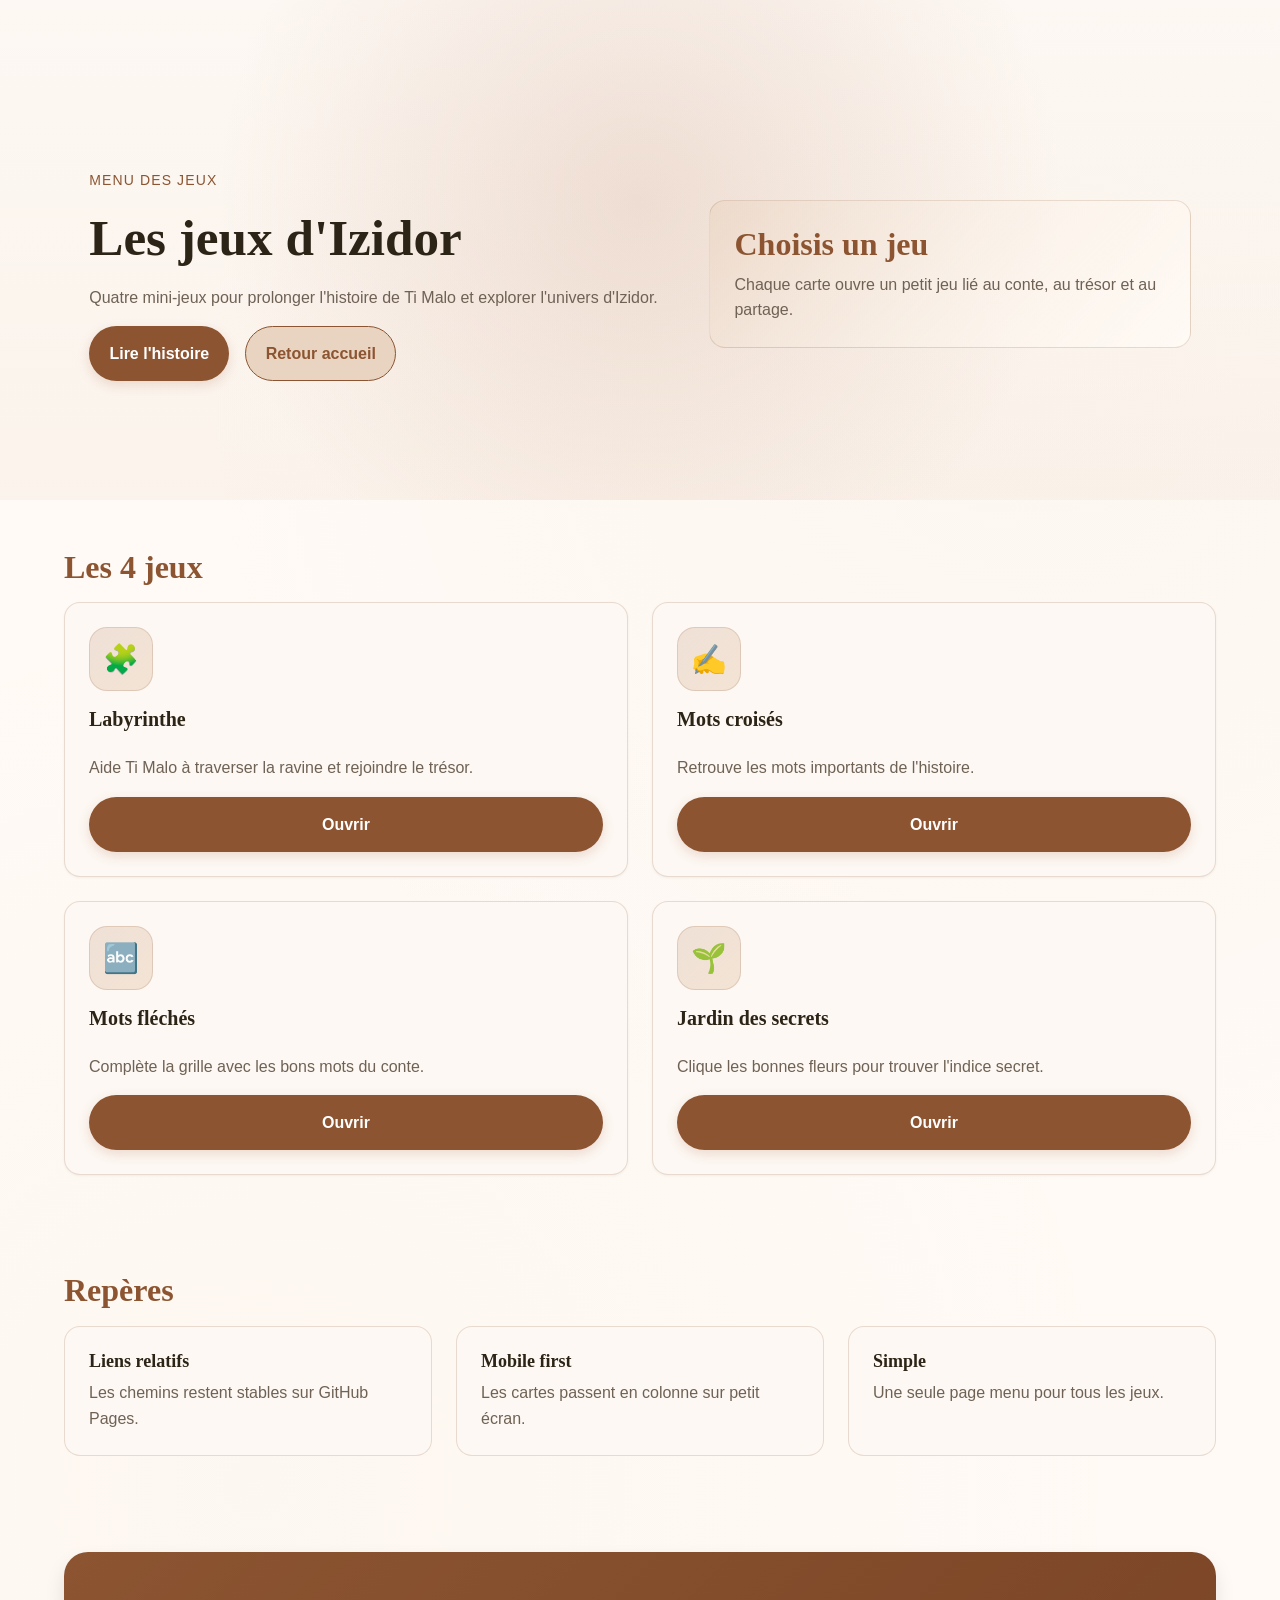
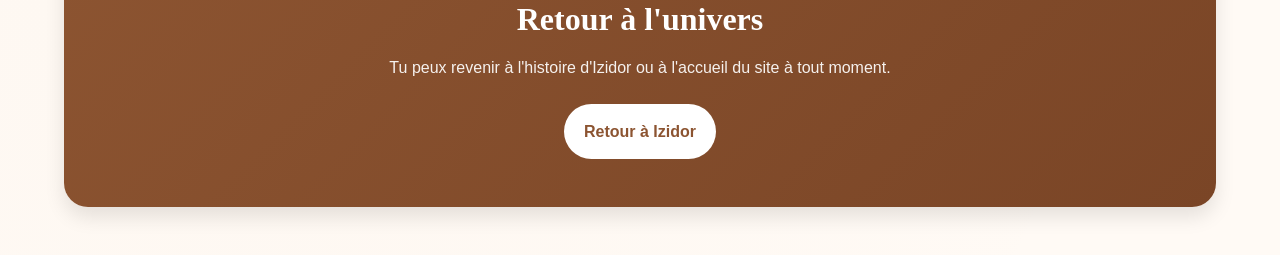
<file: izidor/jeux/index.html>
<!DOCTYPE html>
<html lang="fr">
<head>
  <meta charset="UTF-8">
  <meta name="viewport" content="width=device-width, initial-scale=1.0">
  <title>Jeux d'Izidor — Gayarsite.re</title>
  <meta name="description" content="Menu des jeux d'Izidor : labyrinthe, mots croisés, mots fléchés et jardin des secrets.">
  <link rel="stylesheet" href="../../assets/commun/css/style.css">
  <link rel="stylesheet" href="../../assets/commun/css/theme-izidor.css">
  <style>
    .hero{padding:var(--sp-2xl) 0 0}
    .hero-inner{display:grid;grid-template-columns:1.1fr .9fr;gap:var(--sp-xl);align-items:center}
    .hero h1{font-size:clamp(2rem,4vw,3.5rem);margin-bottom:var(--sp-md)}
    .hero p{color:var(--color-muted);max-width:42rem}
    .section{padding:var(--sp-2xl) 0}
    .page-grid{display:grid;grid-template-columns:repeat(2,minmax(0,1fr));gap:var(--sp-lg)}
    .panel{background:var(--color-light);border:1px solid var(--color-border);border-radius:var(--radius-lg);padding:var(--sp-lg);box-shadow:var(--shadow-sm)}
    .panel h3{font-size:var(--text-xl);margin-bottom:.5rem}
    .panel p{color:var(--color-muted);margin:0}
    .game-card{display:flex;flex-direction:column;gap:var(--sp-md);min-height:100%}
    .game-icon{width:64px;height:64px;border-radius:18px;display:grid;place-items:center;font-size:1.8rem;background:linear-gradient(135deg,rgba(160,82,45,.14),rgba(212,165,116,.24));border:1px solid var(--color-border)}
    .btn-row{display:flex;flex-wrap:wrap;gap:var(--sp-md)}
    .btn{display:inline-flex;align-items:center;justify-content:center;padding:.85rem 1.2rem;border-radius:999px;text-decoration:none;font-weight:700;border:1px solid transparent}
    .btn-primary{background:var(--color-primary);color:#fff}
    .btn-secondary{background:transparent;border-color:var(--color-border);color:var(--color-text)}
    .btn-primary:hover{background:#733f22}
    .btn-secondary:hover{border-color:var(--color-primary);color:var(--color-primary)}
    .intro-box{background:linear-gradient(135deg,rgba(212,165,116,.12),rgba(255,250,245,.95));border:1px solid var(--color-border);border-radius:var(--radius-lg);padding:var(--sp-lg)}
    .intro-box p{margin:0;color:var(--color-muted)}
    .tip-grid{display:grid;grid-template-columns:repeat(3,minmax(0,1fr));gap:var(--sp-lg)}
    .tip{background:var(--color-light);border:1px solid var(--color-border);border-radius:var(--radius-lg);padding:var(--sp-lg)}
    .tip h3{font-size:var(--text-lg);margin-bottom:.5rem}
    .tip p{color:var(--color-muted);margin:0}
    .cta-box{margin:var(--sp-2xl) 0;background:linear-gradient(135deg,var(--color-primary),#7a4526);color:#fff;border-radius:calc(var(--radius-lg) + .5rem);padding:var(--sp-2xl);text-align:center}
    .cta-box p{max-width:36rem;margin:0 auto var(--sp-lg);color:rgba(255,255,255,.92)}
    .cta-box .btn{background:#fff;color:var(--color-primary)}
    @media (max-width: 900px){.hero-inner,.page-grid,.tip-grid{grid-template-columns:1fr}}
    @media (max-width: 640px){.hero{padding:var(--sp-xl) 0 0}.section{padding:var(--sp-xl) 0}.btn-row{flex-direction:column}.btn,.cta-box .btn{width:100%}}
  </style>
</head>
<body class="theme-izidor">
  <main id="contenu">
    <section class="hero">
      <div class="container hero-inner">
        <div>
          <span class="eyebrow" style="display:inline-block;font-size:var(--text-sm);letter-spacing:.08em;text-transform:uppercase;color:var(--color-primary);margin-bottom:var(--sp-md)">Menu des jeux</span>
          <h1>Les jeux d'Izidor</h1>
          <p>Quatre mini-jeux pour prolonger l'histoire de Ti Malo et explorer l'univers d'Izidor.</p>
          <div class="btn-row">
            <a href="../index.html" class="btn btn-primary">Lire l'histoire</a>
            <a href="../../index.html" class="btn btn-secondary">Retour accueil</a>
          </div>
        </div>
        <aside class="intro-box">
          <h2 class="section-title" style="margin-bottom:.5rem">Choisis un jeu</h2>
          <p>Chaque carte ouvre un petit jeu lié au conte, au trésor et au partage.</p>
        </aside>
      </div>
    </section>

    <section class="section">
      <div class="container">
        <h2 class="section-title">Les 4 jeux</h2>
        <div class="page-grid">
          <article class="panel game-card">
            <div class="game-icon">🧩</div>
            <h3>Labyrinthe</h3>
            <p>Aide Ti Malo à traverser la ravine et rejoindre le trésor.</p>
            <a class="btn btn-primary" href="labyrinthe.html">Ouvrir</a>
          </article>

          <article class="panel game-card">
            <div class="game-icon">✍️</div>
            <h3>Mots croisés</h3>
            <p>Retrouve les mots importants de l'histoire.</p>
            <a class="btn btn-primary" href="mots-croises.html">Ouvrir</a>
          </article>

          <article class="panel game-card">
            <div class="game-icon">🔤</div>
            <h3>Mots fléchés</h3>
            <p>Complète la grille avec les bons mots du conte.</p>
            <a class="btn btn-primary" href="mots-fleches.html">Ouvrir</a>
          </article>

          <article class="panel game-card">
            <div class="game-icon">🌱</div>
            <h3>Jardin des secrets</h3>
            <p>Clique les bonnes fleurs pour trouver l'indice secret.</p>
            <a class="btn btn-primary" href="jardin-secrets.html">Ouvrir</a>
          </article>
        </div>
      </div>
    </section>

    <section class="section">
      <div class="container">
        <h2 class="section-title">Repères</h2>
        <div class="tip-grid">
          <article class="tip"><h3>Liens relatifs</h3><p>Les chemins restent stables sur GitHub Pages.</p></article>
          <article class="tip"><h3>Mobile first</h3><p>Les cartes passent en colonne sur petit écran.</p></article>
          <article class="tip"><h3>Simple</h3><p>Une seule page menu pour tous les jeux.</p></article>
        </div>
      </div>
    </section>

    <section class="container">
      <div class="cta-box">
        <h2>Retour à l'univers</h2>
        <p>Tu peux revenir à l'histoire d'Izidor ou à l'accueil du site à tout moment.</p>
        <a class="btn" href="../index.html">Retour à Izidor</a>
      </div>
    </section>
  </main>
</body>
</html>
</file>
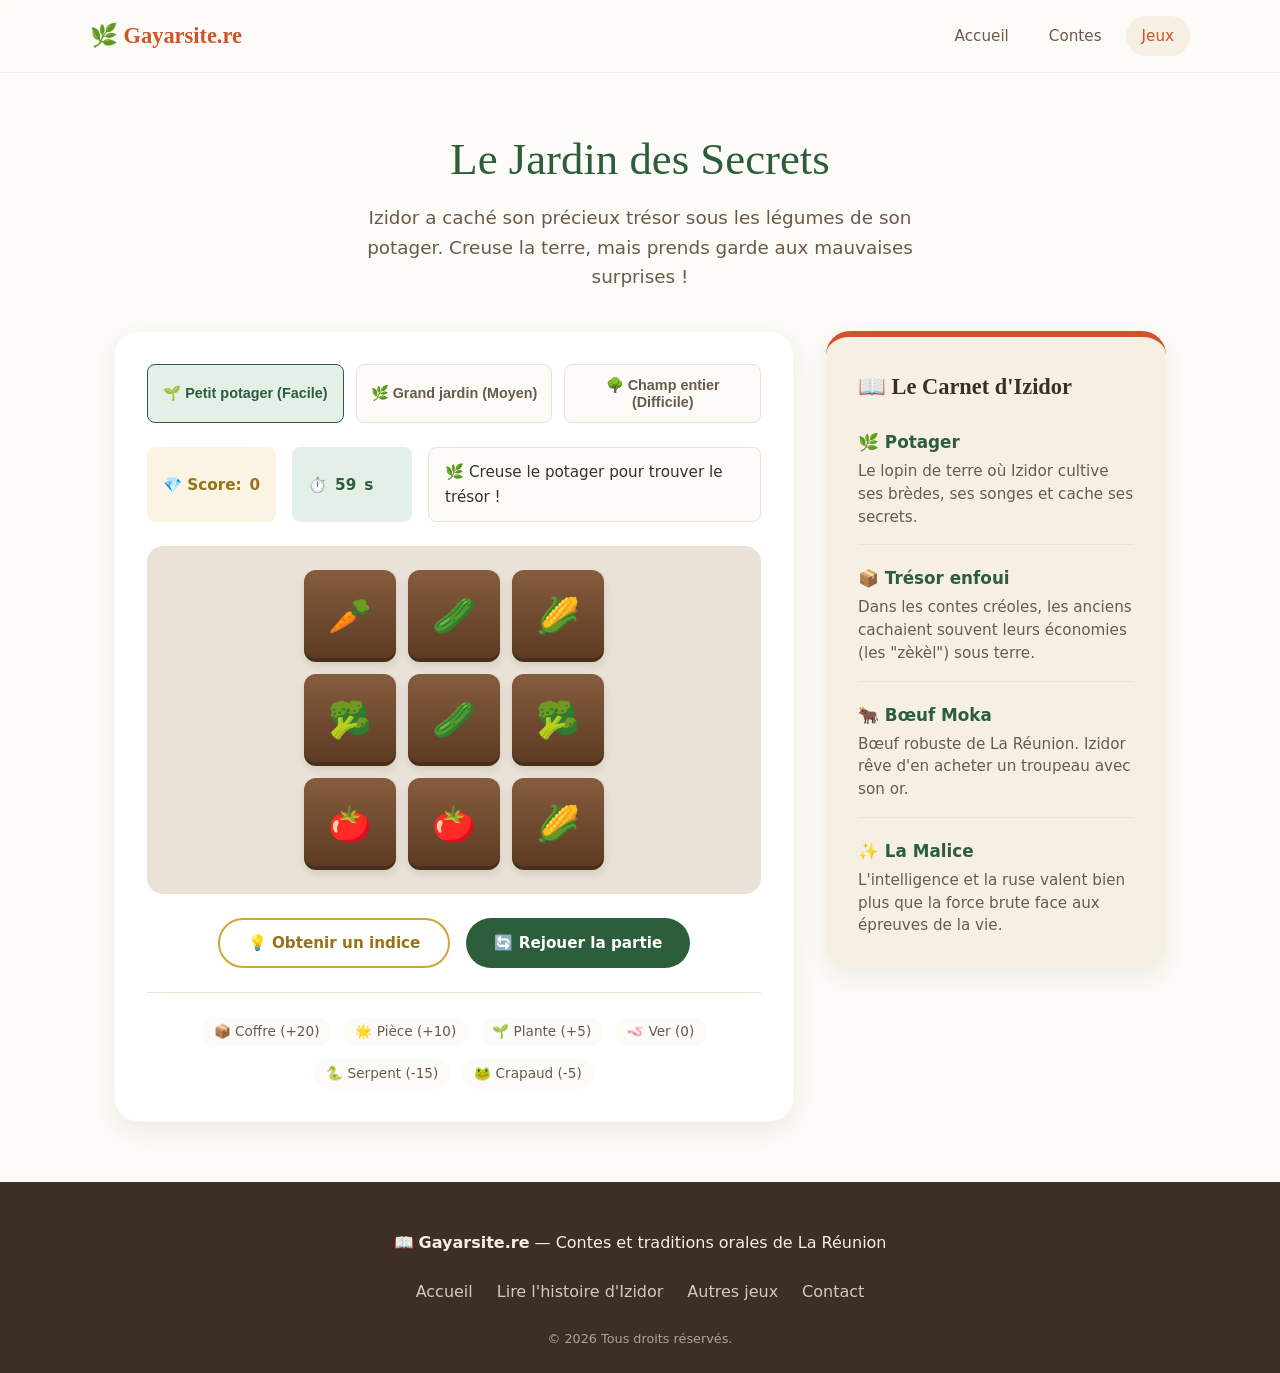
<file: izidor/jeux/jardin-secrets.html>
<!DOCTYPE html>
<html lang="fr">
<head>
  <meta charset="UTF-8">
  <meta name="viewport" content="width=device-width, initial-scale=1.0, user-scalable=yes">
  <title>Le Jardin des Secrets — Izidor | Gayarsite.re</title>
  <meta name="description" content="Jeu interactif Le Jardin des Secrets d'Izidor. Trouve le trésor caché sous les légumes ! Pour petits et grands.">
  <meta name="keywords" content="jeu izidor, jardin secret, trésor caché, enfants, réunion">
  
  <style>
    /* Variables - Palette chaleureuse et premium */
    :root {
      --bg-page: #FDFBF7;
      --bg-paper: #F6F0E4;
      --text-main: #3E2F24;
      --text-light: #6B5A4A;
      --primary: #2C5E3B; /* Vert forêt */
      --primary-light: #E4EFE7;
      --accent: #D05329; /* Terracotta */
      --accent-hover: #B5421D;
      --gold: #D4A337;
      --gold-light: #FBF4E4;
      --danger: #D94A4A;
      --danger-light: #FCEAEA;
      --earth-top: #855C3E;
      --earth-bottom: #5C3A21;
      
      --font-story: "Georgia", "Times New Roman", serif;
      --font-ui: system-ui, -apple-system, BlinkMacSystemFont, "Segoe UI", Roboto, sans-serif;
      
      --radius-sm: 8px;
      --radius-md: 16px;
      --radius-lg: 24px;
      --shadow-soft: 0 8px 24px rgba(62, 47, 36, 0.08);
      --shadow-hover: 0 12px 32px rgba(62, 47, 36, 0.12);
    }

    /* Reset et base */
    * { margin: 0; padding: 0; box-sizing: border-box; }
    body {
      background: var(--bg-page);
      font-family: var(--font-ui);
      color: var(--text-main);
      line-height: 1.6;
    }
    .container {
      max-width: 1100px;
      margin: 0 auto;
      padding: 0 24px;
    }

    /* Header */
    header {
      background: rgba(253, 251, 247, 0.9);
      backdrop-filter: blur(12px);
      position: sticky;
      top: 0;
      z-index: 100;
      border-bottom: 1px solid rgba(0,0,0,0.05);
    }
    .header-content {
      display: flex;
      align-items: center;
      justify-content: space-between;
      padding: 16px 0;
    }
    .logo {
      font-size: 1.4rem;
      font-weight: 700;
      color: var(--accent);
      text-decoration: none;
      font-family: var(--font-story);
      display: flex;
      align-items: center;
      gap: 8px;
    }
    nav { display: flex; gap: 8px; }
    nav a {
      text-decoration: none;
      color: var(--text-light);
      font-weight: 500;
      padding: 8px 16px;
      border-radius: 40px;
      transition: all 0.2s ease;
      font-size: 0.95rem;
    }
    nav a:hover, nav a.active {
      background: var(--bg-paper);
      color: var(--accent);
    }
    .menu-toggle {
      display: none;
      background: none;
      border: none;
      font-size: 1.8rem;
      color: var(--accent);
      cursor: pointer;
    }

    /* Hero / En-tête du jeu */
    .hero {
      text-align: center;
      padding: 60px 0 40px;
    }
    .hero h1 {
      font-family: var(--font-story);
      font-size: 2.8rem;
      color: var(--primary);
      margin-bottom: 16px;
      font-weight: 400;
      line-height: 1.2;
    }
    .hero p {
      font-size: 1.15rem;
      color: var(--text-light);
      max-width: 600px;
      margin: 0 auto;
    }

    /* Layout Principal (Magazine Style) */
    .game-layout {
      display: grid;
      grid-template-columns: 2fr 1fr;
      gap: 32px;
      align-items: start;
      padding-bottom: 60px;
    }

    /* Carte du Jeu */
    .game-card {
      background: #FFFFFF;
      border-radius: var(--radius-lg);
      box-shadow: var(--shadow-soft);
      padding: 32px;
      border: 1px solid rgba(0,0,0,0.03);
    }

    /* Contrôles de difficulté */
    .ig-diff-row {
      display: flex;
      gap: 12px;
      margin-bottom: 24px;
    }
    .ig-diff {
      flex: 1;
      background: var(--bg-page);
      border: 1px solid #EAE2D6;
      border-radius: var(--radius-sm);
      padding: 12px;
      font-size: 0.9rem;
      font-weight: 600;
      color: var(--text-light);
      cursor: pointer;
      transition: all 0.2s ease;
    }
    .ig-diff.ig-on {
      background: var(--primary-light);
      color: var(--primary);
      border-color: var(--primary);
    }
    .ig-diff:hover:not(.ig-on) {
      background: var(--bg-paper);
    }

    /* HUD (Score, Timer, Message) */
    .ig-hud {
      display: flex;
      gap: 16px;
      margin-bottom: 24px;
    }
    .hud-box {
      border-radius: var(--radius-sm);
      padding: 12px 16px;
      font-size: 0.95rem;
      font-weight: 600;
      display: flex;
      align-items: center;
      gap: 8px;
    }
    .ig-score-box {
      background: var(--gold-light);
      color: #9A7215;
      min-width: 120px;
    }
    .ig-timer {
      background: var(--primary-light);
      color: var(--primary);
      min-width: 120px;
      transition: color 0.3s ease;
    }
    .ig-timer.danger {
      background: var(--danger-light);
      color: var(--danger);
      animation: pulse-danger 1s infinite;
    }
    .ig-msg {
      flex: 1;
      background: var(--bg-page);
      color: var(--text-main);
      font-weight: 500;
      border: 1px solid #EAE2D6;
    }

    /* Zone de Grille */
    .ig-garden-wrap {
      background: #EAE2D6; /* Couleur terre douce */
      border-radius: var(--radius-md);
      padding: 24px;
      position: relative; /* Pour l'overlay de fin */
      overflow: hidden;
      margin-bottom: 24px;
    }
    .ig-grid {
      display: grid;
      gap: 12px;
      justify-content: center;
      margin: 0 auto;
    }
    .ig-plot {
      position: relative;
      aspect-ratio: 1 / 1;
      border-radius: 12px;
      background: linear-gradient(180deg, var(--earth-top) 0%, var(--earth-bottom) 100%);
      box-shadow: inset 0 -4px 0 rgba(0,0,0,0.2), 0 4px 8px rgba(0,0,0,0.1);
      cursor: pointer;
      transition: transform 0.15s ease, box-shadow 0.15s ease;
      min-width: 60px;
    }
    .ig-plot:hover {
      transform: translateY(-2px);
      box-shadow: inset 0 -4px 0 rgba(0,0,0,0.2), 0 8px 12px rgba(0,0,0,0.15);
    }
    .ig-plot:active {
      transform: translateY(2px);
      box-shadow: inset 0 -2px 0 rgba(0,0,0,0.2), 0 2px 4px rgba(0,0,0,0.1);
    }
    
    /* États des parcelles */
    .ig-plot.ig-revealed {
      cursor: default;
      background: #D5C8B5; /* Terre creusée */
      box-shadow: inset 0 4px 8px rgba(0,0,0,0.1);
      transform: none;
    }
    .ig-plot.ig-found { background: #E8F5E9; border: 2px solid #4CAF50; animation: pop 0.4s cubic-bezier(0.175, 0.885, 0.32, 1.275); }
    .ig-plot.ig-bomb { background: var(--danger-light); border: 2px solid var(--danger); animation: shake 0.4s ease; }
    
    .ig-plant, .ig-reveal {
      position: absolute;
      inset: 0;
      display: flex;
      flex-direction: column;
      align-items: center;
      justify-content: center;
      font-size: 2.2rem;
    }
    .ig-plot:hover .ig-plant { transform: scale(1.1) rotate(2deg); transition: 0.2s; }
    .ig-revealed .ig-plant { display: none; }
    
    .ig-label {
      font-size: 0.65rem;
      font-weight: 700;
      color: var(--text-main);
      margin-top: -4px;
      background: rgba(255,255,255,0.8);
      padding: 2px 6px;
      border-radius: 4px;
    }

    /* Écran de fin (Overlay) */
    .ig-endscreen {
      position: absolute;
      inset: 0;
      background: rgba(253, 251, 247, 0.95);
      backdrop-filter: blur(4px);
      display: flex;
      flex-direction: column;
      align-items: center;
      justify-content: center;
      text-align: center;
      padding: 32px;
      opacity: 0;
      pointer-events: none;
      transition: opacity 0.4s ease;
      z-index: 10;
    }
    .ig-endscreen.ig-visible {
      opacity: 1;
      pointer-events: all;
    }
    .ig-endscreen .ig-emo { font-size: 4.5rem; margin-bottom: 16px; animation: pop 0.5s ease; }
    .ig-endscreen h3 { font-family: var(--font-story); font-size: 1.8rem; color: var(--primary); margin-bottom: 8px; }
    .ig-endscreen p { font-size: 1.05rem; color: var(--text-light); margin-bottom: 24px; max-width: 300px; }
    .ig-badge-win {
      background: var(--gold);
      color: #fff;
      padding: 8px 20px;
      border-radius: 40px;
      font-size: 0.9rem;
      font-weight: 600;
      box-shadow: 0 4px 12px rgba(212, 163, 55, 0.3);
    }

    /* Boutons d'action */
    .ig-btns {
      display: flex;
      gap: 16px;
      justify-content: center;
      margin-top: 24px;
    }
    .btn {
      border: none;
      border-radius: 40px;
      padding: 14px 28px;
      font-size: 0.95rem;
      font-weight: 600;
      cursor: pointer;
      transition: all 0.2s ease;
      display: inline-flex;
      align-items: center;
      gap: 8px;
      font-family: var(--font-ui);
    }
    .btn:hover { transform: translateY(-2px); box-shadow: 0 6px 16px rgba(0,0,0,0.1); }
    .btn:active { transform: translateY(0); }
    .btn-primary { background: var(--primary); color: #fff; }
    .btn-outline { background: transparent; border: 2px solid var(--gold); color: #9A7215; }

    /* Légende */
    .ig-legend {
      display: flex;
      flex-wrap: wrap;
      gap: 12px;
      justify-content: center;
      margin-top: 24px;
      padding-top: 24px;
      border-top: 1px solid #EAE2D6;
    }
    .ig-leg-item {
      font-size: 0.85rem;
      color: var(--text-light);
      display: flex;
      align-items: center;
      gap: 6px;
      background: var(--bg-page);
      padding: 4px 12px;
      border-radius: 20px;
    }

    /* Carnet de Vocabulaire (Sidebar) */
    .ig-vocab-card {
      background: var(--bg-paper);
      border-radius: var(--radius-lg);
      padding: 32px;
      box-shadow: var(--shadow-soft);
      border-top: 6px solid var(--accent);
    }
    .ig-vocab-card h3 {
      font-family: var(--font-story);
      font-size: 1.4rem;
      color: var(--text-main);
      margin-bottom: 24px;
      display: flex;
      align-items: center;
      gap: 8px;
    }
    .vitem {
      margin-bottom: 20px;
      padding-bottom: 16px;
      border-bottom: 1px solid rgba(0,0,0,0.05);
    }
    .vitem:last-child { border-bottom: none; margin-bottom: 0; padding-bottom: 0; }
    .vword {
      font-weight: 700;
      color: var(--primary);
      font-size: 1.05rem;
      margin-bottom: 4px;
      display: flex;
      align-items: center;
      gap: 8px;
    }
    .vdef {
      color: var(--text-light);
      font-size: 0.95rem;
      line-height: 1.5;
    }

    /* Footer */
    .main-footer {
      background: var(--text-main);
      color: var(--bg-paper);
      padding: 48px 0 24px;
      text-align: center;
    }
    .footer-links {
      display: flex;
      justify-content: center;
      gap: 24px;
      margin: 24px 0;
      flex-wrap: wrap;
    }
    .footer-links a {
      color: var(--bg-paper);
      text-decoration: none;
      opacity: 0.8;
      transition: opacity 0.2s;
    }
    .footer-links a:hover { opacity: 1; color: var(--gold); }

    /* Animations */
    @keyframes pop {
      0% { transform: scale(0.8); opacity: 0; }
      60% { transform: scale(1.1); }
      100% { transform: scale(1); opacity: 1; }
    }
    @keyframes shake {
      0%, 100% { transform: translateX(0); }
      25% { transform: translateX(-6px) rotate(-5deg); }
      75% { transform: translateX(6px) rotate(5deg); }
    }
    @keyframes pulse-danger {
      0%, 100% { opacity: 1; }
      50% { opacity: 0.7; }
    }
    .hint-pulse {
      animation: hint-glow 1.5s ease-out infinite;
      z-index: 5;
    }
    @keyframes hint-glow {
      0% { box-shadow: 0 0 0 0 rgba(212, 163, 55, 0.7); }
      70% { box-shadow: 0 0 0 15px rgba(212, 163, 55, 0); }
      100% { box-shadow: 0 0 0 0 rgba(212, 163, 55, 0); }
    }

    /* Responsive */
    @media (max-width: 900px) {
      .game-layout {
        grid-template-columns: 1fr;
      }
      .ig-vocab-card {
        border-top: none;
        border-left: 6px solid var(--accent);
      }
    }
    @media (max-width: 600px) {
      .hero h1 { font-size: 2rem; }
      .ig-hud { flex-direction: column; gap: 8px; }
      .ig-diff-row { flex-direction: column; gap: 8px; }
      .ig-btns { flex-direction: column; }
      .btn { width: 100%; justify-content: center; }
      .menu-toggle { display: block; }
      nav {
        display: none;
        width: 100%;
        flex-direction: column;
        padding: 16px 0;
      }
      nav.active { display: flex; }
      .header-content { flex-wrap: wrap; }
      .game-card { padding: 20px; }
    }
  </style>
</head>
<body>

  <header>
    <div class="container header-content">
      <a class="logo" href="#">🌿 Gayarsite.re</a>
      <button class="menu-toggle" id="menuToggle" aria-label="Ouvrir le menu">☰</button>
      <nav id="mainNav">
        <a href="#">Accueil</a>
        <a href="#">Contes</a>
        <a class="active" href="#">Jeux</a>
      </nav>
    </div>
  </header>

  <main>
    <section class="hero container">
      <h1>Le Jardin des Secrets</h1>
      <p>Izidor a caché son précieux trésor sous les légumes de son potager. Creuse la terre, mais prends garde aux mauvaises surprises !</p>
    </section>

    <section class="container game-layout">
      <!-- Zone de Jeu Principale -->
      <div class="game-card">
        
        <div class="ig-diff-row">
          <button class="ig-diff ig-on" data-level="easy">🌱 Petit potager (Facile)</button>
          <button class="ig-diff" data-level="medium">🌿 Grand jardin (Moyen)</button>
          <button class="ig-diff" data-level="hard">🌳 Champ entier (Difficile)</button>
        </div>

        <div class="ig-hud">
          <div class="hud-box ig-score-box">💎 Score: <span id="ig-score">0</span></div>
          <div class="hud-box ig-timer">⏱️ <span id="ig-timer">60</span>s</div>
          <div class="hud-box ig-msg" id="ig-msg">Clique sur une butte de terre pour creuser !</div>
        </div>

        <div class="ig-garden-wrap">
          <div class="ig-grid" id="ig-grid"></div>
          
          <!-- Écran de fin en superposition -->
          <div class="ig-endscreen" id="ig-endscreen">
            <div class="ig-emo" id="ig-end-emo">🏆</div>
            <h3 id="ig-end-title">Bien joué !</h3>
            <p id="ig-end-msg">Tu as exploré le jardin d'Izidor !</p>
            <div class="ig-badge-win" id="ig-end-badge">Explorateur 🌺</div>
          </div>
        </div>

        <div class="ig-btns">
          <button class="btn btn-outline" id="ig-hint">💡 Obtenir un indice</button>
          <button class="btn btn-primary" id="ig-restart">🔄 Rejouer la partie</button>
        </div>

        <div class="ig-legend">
          <span class="ig-leg-item">📦 Coffre (+20)</span>
          <span class="ig-leg-item">🌟 Pièce (+10)</span>
          <span class="ig-leg-item">🌱 Plante (+5)</span>
          <span class="ig-leg-item">🪱 Ver (0)</span>
          <span class="ig-leg-item">🐍 Serpent (-15)</span>
          <span class="ig-leg-item">🐸 Crapaud (-5)</span>
        </div>
      </div>

      <!-- Carnet de Vocabulaire -->
      <aside class="ig-vocab-card">
        <h3>📖 Le Carnet d'Izidor</h3>
        <div class="vitem">
          <div class="vword">🌿 Potager</div>
          <div class="vdef">Le lopin de terre où Izidor cultive ses brèdes, ses songes et cache ses secrets.</div>
        </div>
        <div class="vitem">
          <div class="vword">📦 Trésor enfoui</div>
          <div class="vdef">Dans les contes créoles, les anciens cachaient souvent leurs économies (les "zèkèl") sous terre.</div>
        </div>
        <div class="vitem">
          <div class="vword">🐂 Bœuf Moka</div>
          <div class="vdef">Bœuf robuste de La Réunion. Izidor rêve d'en acheter un troupeau avec son or.</div>
        </div>
        <div class="vitem">
          <div class="vword">✨ La Malice</div>
          <div class="vdef">L'intelligence et la ruse valent bien plus que la force brute face aux épreuves de la vie.</div>
        </div>
      </aside>
    </section>
  </main>

  <footer class="main-footer">
    <div class="container">
      <p>📖 <strong>Gayarsite.re</strong> — Contes et traditions orales de La Réunion</p>
      <div class="footer-links">
        <a href="#">Accueil</a>
        <a href="#">Lire l'histoire d'Izidor</a>
        <a href="#">Autres jeux</a>
        <a href="#">Contact</a>
      </div>
      <p style="font-size: 0.8rem; opacity: 0.6;">© 2026 Tous droits réservés.</p>
    </div>
  </footer>

  <script>
    (function() {
      const CONFIG = {
        easy: { size: 3, time: 60, treasures: 1, coins: 2, plants: 3, bombs: 2, worms: 2 },
        medium: { size: 4, time: 50, treasures: 1, coins: 3, plants: 5, bombs: 3, worms: 5 },
        hard: { size: 5, time: 40, treasures: 2, coins: 5, plants: 8, bombs: 4, worms: 7 }
      };

      const ITEMS = {
        coffre: { emoji: "📦", label: "+20", pts: 20, type: "found", msg: "💎 Magnifique ! Le coffre au trésor !" },
        or: { emoji: "🌟", label: "+10", pts: 10, type: "found", msg: "🌟 Une belle pièce d'or scintillante !" },
        plante: { emoji: "🌱", label: "+5", pts: 5, type: "safe", msg: "🌱 Une belle pousse de légume." },
        ver: { emoji: "🪱", label: "0", pts: 0, type: "safe", msg: "🪱 Juste un ver de terre qui se promène." },
        serpent: { emoji: "🐍", label: "-15", pts: -15, type: "bomb", msg: "🐍 Aïe ! Un serpent ! Tu perds des points." },
        crapaud: { emoji: "🐸", label: "-5", pts: -5, type: "bomb", msg: "🐸 Un crapaud bondissant te surprend !" }
      };

      const PLANTS = ["🥕", "🌽", "🍅", "🥦", "🧅", "🌿", "🍆", "🥒", "🍠"];

      let state = {
        level: "easy",
        score: 0,
        timeLeft: 60,
        timerID: null,
        grid: [],
        size: 0,
        revealed: 0,
        total: 0,
        running: false
      };

      const DOM = {
        grid: document.getElementById('ig-grid'),
        msg: document.getElementById('ig-msg'),
        score: document.getElementById('ig-score'),
        timer: document.getElementById('ig-timer'),
        end: document.getElementById('ig-endscreen'),
        timerBox: document.querySelector('.ig-timer')
      };

      function shuffle(arr) {
        for (let i = arr.length - 1; i > 0; i--) {
          const j = Math.floor(Math.random() * (i + 1));
          [arr[i], arr[j]] = [arr[j], arr[i]];
        }
        return arr;
      }

      function buildGridArray(level) {
        const c = CONFIG[level];
        const totalCells = c.size * c.size;
        const items = [];
        
        for (let i = 0; i < c.treasures; i++) items.push('coffre');
        for (let i = 0; i < c.coins; i++) items.push('or');
        for (let i = 0; i < c.plants; i++) items.push('plante');
        for (let i = 0; i < c.bombs; i++) items.push('serpent');
        items.push('crapaud');
        while (items.length < totalCells) items.push('ver');
        
        return shuffle(items).slice(0, totalCells);
      }

      function startGame(level) {
        state.level = level;
        const c = CONFIG[level];
        state.size = c.size;
        state.score = 0;
        state.timeLeft = c.time;
        state.revealed = 0;
        state.running = true;
        
        if (state.timerID) clearInterval(state.timerID);
        
        DOM.score.textContent = '0';
        DOM.timer.textContent = c.time;
        DOM.timerBox.classList.remove('danger');
        DOM.end.classList.remove('ig-visible');
        DOM.msg.textContent = '🌿 Creuse le potager pour trouver le trésor !';
        
        state.grid = buildGridArray(level);
        renderGrid();
        
        state.timerID = setInterval(() => {
          if (!state.running) return;
          state.timeLeft--;
          DOM.timer.textContent = state.timeLeft;
          
          if (state.timeLeft <= 10) DOM.timerBox.classList.add('danger');
          
          if (state.timeLeft <= 0) {
            endGame(false);
          }
        }, 1000);
      }

      function renderGrid() {
        DOM.grid.innerHTML = '';
        DOM.grid.style.gridTemplateColumns = `repeat(${state.size}, 1fr)`;
        // Calcul pour éviter que la grille soit trop grande sur desktop
        const maxGridSize = state.size === 5 ? '500px' : (state.size === 4 ? '400px' : '300px');
        DOM.grid.style.maxWidth = maxGridSize;
        state.total = state.grid.length;
        
        state.grid.forEach((itemKey, idx) => {
          const plot = document.createElement('div');
          plot.className = 'ig-plot';
          plot.dataset.idx = idx;
          const randomPlant = PLANTS[Math.floor(Math.random() * PLANTS.length)];
          plot.innerHTML = `<span class="ig-plant">${randomPlant}</span>`;
          plot.addEventListener('click', () => revealPlot(plot, itemKey));
          DOM.grid.appendChild(plot);
        });
      }

      function revealPlot(plot, itemKey) {
        if (!state.running || plot.classList.contains('ig-revealed')) return;
        
        plot.classList.add('ig-revealed');
        plot.classList.remove('hint-pulse');
        state.revealed++;
        
        const item = ITEMS[itemKey];
        plot.innerHTML = `<span class="ig-reveal">${item.emoji}</span><span class="ig-label">${item.label}</span>`;
        plot.classList.add(item.type === 'found' ? 'ig-found' : (item.type === 'bomb' ? 'ig-bomb' : ''));
        
        state.score += item.pts;
        if (state.score < 0) state.score = 0;
        
        // Animation simple du score
        DOM.score.style.transform = 'scale(1.2)';
        setTimeout(() => DOM.score.style.transform = 'scale(1)', 200);
        
        DOM.score.textContent = state.score;
        DOM.msg.textContent = item.msg;
        
        if (state.revealed >= state.total) {
          endGame(true);
        }
      }

      function endGame(completed) {
        state.running = false;
        clearInterval(state.timerID);
        
        // Révéler les cases restantes
        const allPlots = document.querySelectorAll('#ig-grid .ig-plot');
        allPlots.forEach(plot => {
          if (!plot.classList.contains('ig-revealed')) {
            plot.classList.add('ig-revealed');
            const idx = parseInt(plot.dataset.idx);
            const item = ITEMS[state.grid[idx]];
            plot.innerHTML = `<span class="ig-reveal" style="opacity:0.5">${item.emoji}</span>`;
          }
        });
        
        let emo, title, msg, badge;
        if (state.score >= 40) {
          emo = '🏆';
          title = 'Maître du Jardin !';
          msg = 'Comme Izidor, tu as fait preuve de grande ruse !';
          badge = '🥇 Chercheur d\'Or';
        } else if (state.score >= 15) {
          emo = '✨';
          title = 'Bien joué !';
          msg = 'Tu as déniché quelques beaux secrets enfouis.';
          badge = '🥈 Bon Explorateur';
        } else {
          emo = '😅';
          title = 'Le temps a filé...';
          msg = completed ? 'Le jardin était plein de pièges !' : 'La nuit tombe sur le potager...';
          badge = '🥉 Apprenti Jardinier';
        }
        
        document.getElementById('ig-end-emo').textContent = emo;
        document.getElementById('ig-end-title').textContent = title;
        document.getElementById('ig-end-msg').textContent = msg;
        document.getElementById('ig-end-badge').textContent = badge;
        DOM.end.classList.add('ig-visible');
      }

      function hintPlot() {
        if (!state.running) return;
        
        const unrevealed = Array.from(document.querySelectorAll('#ig-grid .ig-plot:not(.ig-revealed)'));
        const good = unrevealed.filter(p => {
          const k = state.grid[parseInt(p.dataset.idx)];
          return k === 'coffre' || k === 'or';
        });
        
        const target = (good.length > 0 ? good : unrevealed)[Math.floor(Math.random() * (good.length > 0 ? good.length : unrevealed.length))];
        if (!target) return;
        
        target.classList.add('hint-pulse');
        DOM.msg.textContent = '💡 Une aura dorée brille par ici...';
        
        setTimeout(() => {
          if(target) target.classList.remove('hint-pulse');
        }, 2000);
      }

      // Écouteurs d'événements
      document.getElementById('ig-hint').addEventListener('click', hintPlot);
      document.getElementById('ig-restart').addEventListener('click', () => startGame(state.level));
      
      document.querySelectorAll('.ig-diff').forEach(btn => {
        btn.addEventListener('click', () => {
          document.querySelectorAll('.ig-diff').forEach(b => b.classList.remove('ig-on'));
          btn.classList.add('ig-on');
          startGame(btn.dataset.level);
        });
      });
      
      // Menu mobile
      const toggleBtn = document.getElementById('menuToggle');
      const navMenu = document.getElementById('mainNav');
      if (toggleBtn && navMenu) {
        toggleBtn.addEventListener('click', () => {
          navMenu.classList.toggle('active');
        });
      }
      
      // Initialisation
      startGame('easy');
    })();
  </script>
</body>
</html>
</file>
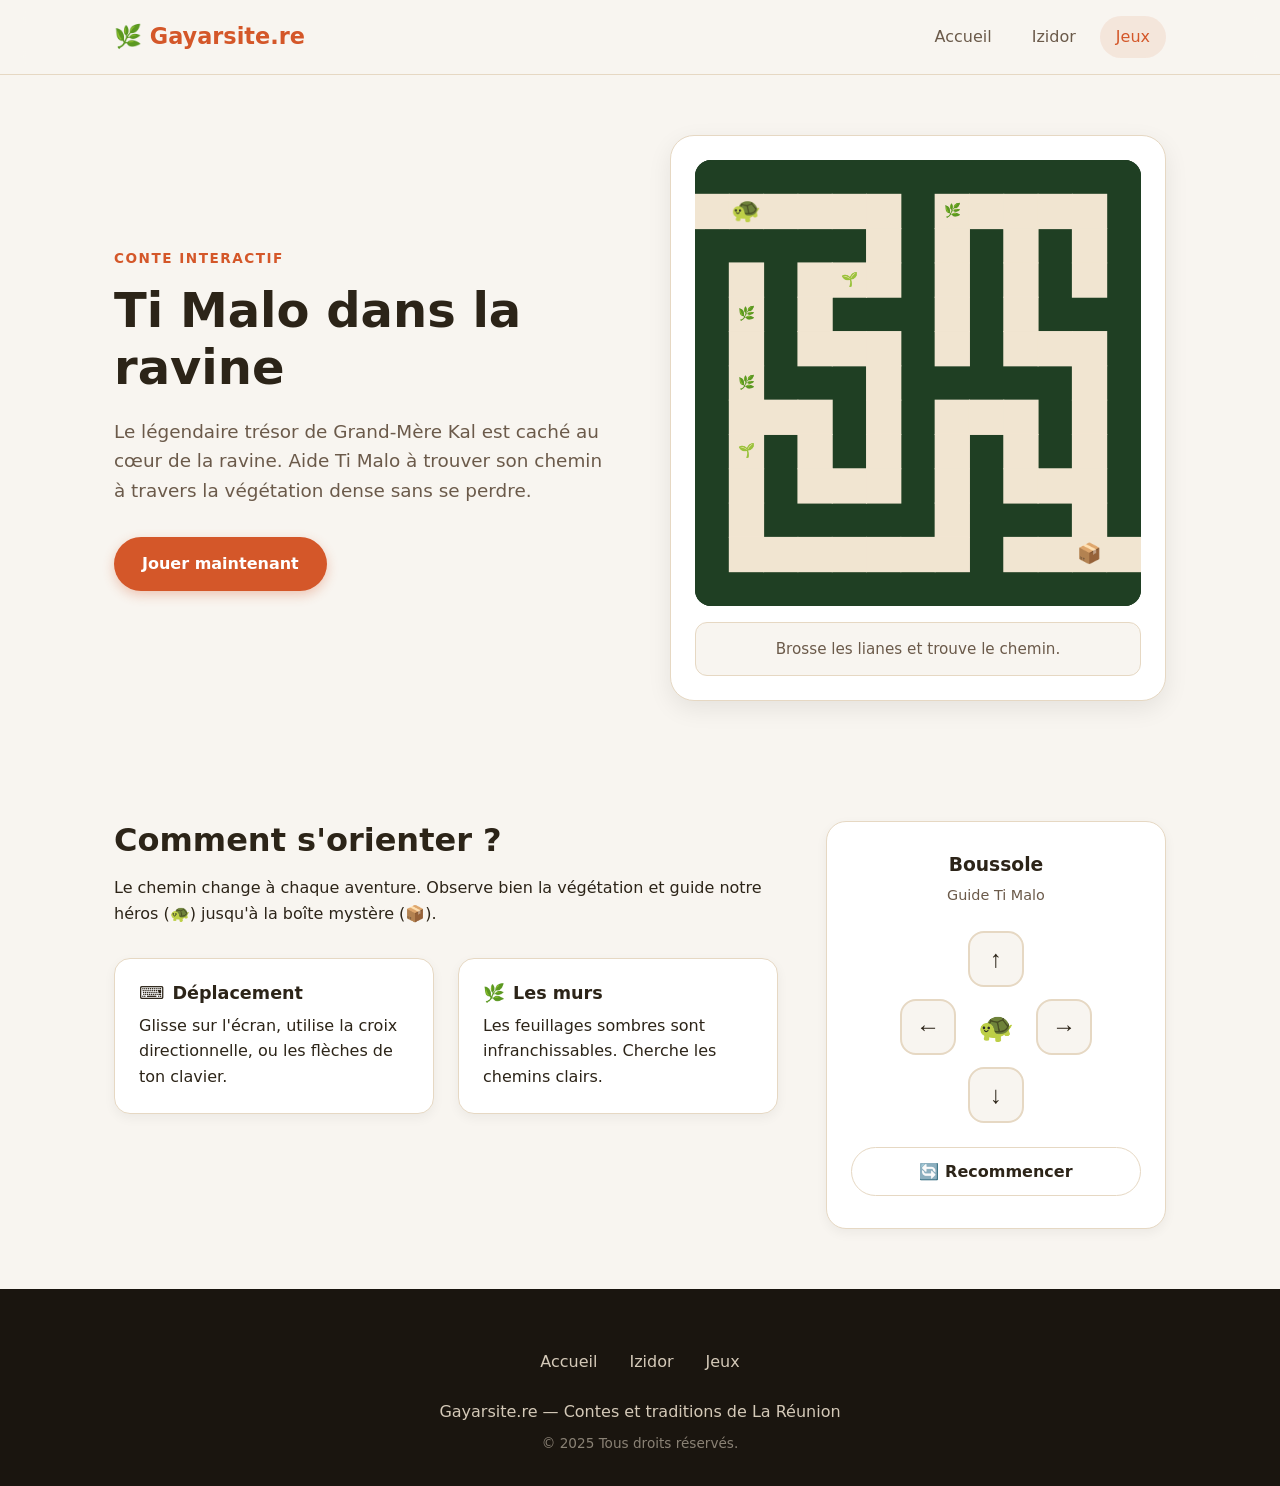
<file: izidor/jeux/labyrinthe.html>
<!DOCTYPE html>
<html lang="fr">
<head>
  <meta charset="UTF-8">
  <meta name="viewport" content="width=device-width, initial-scale=1.0, user-scalable=yes">
  <title>Labyrinthe — Ti Malo dans la ravine | Gayarsite.re</title>
  <meta name="description" content="Aide Ti Malo à traverser la ravine et à trouver le trésor. Un mini-jeu de labyrinthe inspiré des contes réunionnais.">
  <meta name="keywords" content="labyrinthe, ti malo, jeu enfants, ravine, réunion, trésor">
  
  <style>
    /* Variables de thème - Style premium, chaleureux et naturel */
    :root {
      --bg-color: #F8F5F0;
      --text-main: #2C2418;
      --text-muted: #6B5A4A;
      --accent-primary: #D45729;
      --accent-hover: #B8431A;
      --nature-dark: #1F3F23;
      --nature-light: #2E5A34;
      --path-color: #F1E5D1;
      --border-color: #E6D8C3;
      --shadow-sm: 0 4px 12px rgba(0,0,0,0.05);
      --shadow-md: 0 8px 24px rgba(0,0,0,0.08);
    }

    * { margin: 0; padding: 0; box-sizing: border-box; }

    body {
      background: var(--bg-color);
      font-family: 'Inter', -apple-system, 'Segoe UI', system-ui, sans-serif;
      color: var(--text-main);
      line-height: 1.6;
    }

    .container {
      max-width: 1100px;
      margin: 0 auto;
      padding: 0 24px;
    }

    /* --- Typography --- */
    h1, h2, h3, .logo {
      font-family: 'Poppins', system-ui, sans-serif;
      line-height: 1.2;
    }

    /* --- Header --- */
    header {
      background: rgba(248, 245, 240, 0.9);
      backdrop-filter: blur(12px);
      position: sticky;
      top: 0;
      z-index: 100;
      border-bottom: 1px solid var(--border-color);
    }

    .header-content {
      display: flex;
      align-items: center;
      justify-content: space-between;
      padding: 16px 24px;
      max-width: 1100px;
      margin: 0 auto;
    }

    .logo {
      font-size: 1.4rem;
      font-weight: 700;
      color: var(--accent-primary);
      text-decoration: none;
      display: flex;
      align-items: center;
      gap: 8px;
    }

    nav { display: flex; gap: 8px; }
    
    nav a {
      text-decoration: none;
      color: var(--text-muted);
      font-weight: 500;
      padding: 8px 16px;
      border-radius: 30px;
      transition: all 0.2s ease;
    }

    nav a:hover, nav a.active {
      background: rgba(212, 87, 41, 0.1);
      color: var(--accent-primary);
    }

    .menu-toggle {
      display: none;
      background: none;
      border: 1px solid var(--border-color);
      font-size: 1.2rem;
      padding: 8px 12px;
      border-radius: 8px;
      cursor: pointer;
      color: var(--text-main);
    }

    /* --- Hero & Game Area --- */
    .hero {
      padding: 60px 0;
      position: relative;
      overflow: hidden;
    }

    .hero-inner {
      display: grid;
      grid-template-columns: 1fr 1fr;
      gap: 60px;
      align-items: center;
    }

    .eyebrow {
      display: inline-block;
      font-size: 0.85rem;
      letter-spacing: 1.5px;
      text-transform: uppercase;
      color: var(--accent-primary);
      font-weight: 600;
      margin-bottom: 12px;
    }

    .hero h1 {
      font-size: 3rem;
      color: var(--text-main);
      margin-bottom: 20px;
    }

    .hero p {
      font-size: 1.15rem;
      color: var(--text-muted);
      margin-bottom: 32px;
    }

    /* --- Buttons --- */
    .btn {
      display: inline-flex;
      align-items: center;
      justify-content: center;
      padding: 14px 28px;
      border-radius: 40px;
      text-decoration: none;
      font-weight: 600;
      font-size: 1rem;
      transition: all 0.2s cubic-bezier(0.4, 0, 0.2, 1);
      cursor: pointer;
      border: none;
      font-family: inherit;
    }

    .btn-primary {
      background: var(--accent-primary);
      color: white;
      box-shadow: 0 4px 12px rgba(212, 87, 41, 0.3);
    }

    .btn-primary:hover {
      background: var(--accent-hover);
      transform: translateY(-2px);
      box-shadow: 0 6px 16px rgba(212, 87, 41, 0.4);
    }

    .btn-secondary {
      background: white;
      border: 1px solid var(--border-color);
      color: var(--text-main);
    }

    .btn-secondary:hover {
      border-color: var(--text-main);
    }

    /* --- Game UI --- */
    .game-shell {
      background: white;
      border-radius: 24px;
      padding: 24px;
      box-shadow: var(--shadow-md);
      position: relative;
      border: 1px solid var(--border-color);
    }

    .maze-wrapper {
      position: relative;
      background: var(--nature-dark);
      border-radius: 16px;
      overflow: hidden;
      aspect-ratio: 1 / 1;
      width: 100%;
      box-shadow: inset 0 4px 20px rgba(0,0,0,0.3);
    }

    canvas {
      display: block;
      width: 100%;
      height: 100%;
      touch-action: none; /* Prevent scrolling when swiping on canvas */
    }

    /* Win Overlay */
    .win-overlay {
      position: absolute;
      top: 0; left: 0; right: 0; bottom: 0;
      background: rgba(248, 245, 240, 0.95);
      backdrop-filter: blur(4px);
      display: flex;
      flex-direction: column;
      align-items: center;
      justify-content: center;
      text-align: center;
      padding: 24px;
      opacity: 0;
      pointer-events: none;
      transition: opacity 0.4s ease;
      z-index: 10;
    }

    .win-overlay.active {
      opacity: 1;
      pointer-events: auto;
    }

    .win-overlay h3 {
      font-size: 2rem;
      color: var(--nature-light);
      margin-bottom: 8px;
    }

    .win-overlay p {
      color: var(--text-muted);
      margin-bottom: 24px;
    }

    .status {
      margin-top: 16px;
      padding: 14px;
      border-radius: 12px;
      background: var(--bg-color);
      text-align: center;
      font-weight: 500;
      font-size: 0.95rem;
      color: var(--text-muted);
      border: 1px solid var(--border-color);
      transition: color 0.3s ease;
    }

    .status.error { color: #D43A29; }
    .status.success { color: var(--nature-light); }

    /* --- Content Layout --- */
    .section { padding: 60px 0; }
    
    .layout {
      display: grid;
      grid-template-columns: 1fr 340px;
      gap: 48px;
      align-items: start;
    }

    .section-title {
      font-size: 2rem;
      margin-bottom: 16px;
    }

    .tip-grid {
      display: grid;
      grid-template-columns: repeat(auto-fit, minmax(220px, 1fr));
      gap: 24px;
      margin-top: 32px;
    }

    .tip {
      background: white;
      border: 1px solid var(--border-color);
      border-radius: 16px;
      padding: 24px;
      box-shadow: var(--shadow-sm);
    }

    .tip h3 {
      font-size: 1.1rem;
      margin-bottom: 8px;
      display: flex;
      align-items: center;
      gap: 8px;
    }

    /* --- Controls (D-Pad) --- */
    .control-card {
      background: white;
      border: 1px solid var(--border-color);
      border-radius: 20px;
      padding: 32px 24px;
      box-shadow: var(--shadow-sm);
      text-align: center;
    }

    .d-pad {
      display: grid;
      grid-template-areas:
        ". up ."
        "left center right"
        ". down .";
      gap: 12px;
      justify-content: center;
      margin: 24px 0;
    }

    .ctrl-btn {
      width: 56px;
      height: 56px;
      border-radius: 16px;
      background: var(--bg-color);
      border: 2px solid var(--border-color);
      color: var(--text-main);
      font-size: 1.5rem;
      display: flex;
      align-items: center;
      justify-content: center;
      cursor: pointer;
      transition: all 0.1s ease;
      user-select: none;
    }

    .ctrl-btn:active {
      transform: scale(0.92);
      background: var(--border-color);
    }

    .d-pad .up { grid-area: up; }
    .d-pad .left { grid-area: left; }
    .d-pad .right { grid-area: right; }
    .d-pad .down { grid-area: down; }
    .d-pad .center { grid-area: center; background: transparent; border: none; font-size: 1.8rem; }

    /* --- Footer --- */
    footer {
      background: #1A150F;
      color: #D4C9B8;
      padding: 60px 0 32px;
      text-align: center;
    }

    .footer-links {
      display: flex;
      justify-content: center;
      gap: 32px;
      margin-bottom: 24px;
    }

    .footer-links a {
      color: inherit;
      text-decoration: none;
      transition: color 0.2s;
    }

    .footer-links a:hover { color: white; }

    /* --- Responsive --- */
    @media (max-width: 900px) {
      .hero-inner, .layout { grid-template-columns: 1fr; gap: 40px; }
      .hero h1 { font-size: 2.2rem; }
    }

    @media (max-width: 768px) {
      .menu-toggle { display: block; }
      nav {
        display: none;
        width: 100%;
        flex-direction: column;
        gap: 8px;
        padding-top: 16px;
      }
      nav.active { display: flex; }
      nav a { text-align: center; padding: 12px; }
      .game-shell { padding: 16px; }
      .ctrl-btn { width: 64px; height: 64px; } /* Bigger for touch */
    }
  </style>
</head>
<body>

  <header>
    <div class="header-content">
      <a class="logo" href="../../index.html">🌿 Gayarsite.re</a>
      <button class="menu-toggle" id="menuToggle" aria-label="Menu">☰</button>
      <nav id="mainNav">
        <a href="../../index.html">Accueil</a>
        <a href="../index.html">Izidor</a>
        <a class="active" href="index.html">Jeux</a>
      </nav>
    </div>
  </header>

  <main id="contenu">
    <section class="hero">
      <div class="container hero-inner">
        <div>
          <span class="eyebrow">Conte interactif</span>
          <h1>Ti Malo dans la ravine</h1>
          <p>Le légendaire trésor de Grand-Mère Kal est caché au cœur de la ravine. Aide Ti Malo à trouver son chemin à travers la végétation dense sans se perdre.</p>
          <div style="display: flex; gap: 16px; flex-wrap: wrap;">
            <a href="#jeu" class="btn btn-primary">Jouer maintenant</a>
          </div>
        </div>
        
        <div class="game-shell" id="jeu">
          <div class="maze-wrapper">
            <canvas id="mazeCanvas"></canvas>
            
            <!-- Overlay de victoire -->
            <div id="winOverlay" class="win-overlay">
              <div style="font-size: 3rem; margin-bottom: 16px;">🎁</div>
              <h3>Trésor trouvé !</h3>
              <p>Bravo, Ti Malo a récupéré le butin.</p>
              <button onclick="window.gameInstance.reset()" class="btn btn-primary">Nouvelle ravine</button>
            </div>
          </div>
          <div class="status" id="gameStatus">
            Brosse les lianes et trouve le chemin.
          </div>
        </div>
      </div>
    </section>

    <section class="section">
      <div class="container layout">
        <div>
          <h2 class="section-title">Comment s'orienter ?</h2>
          <p>Le chemin change à chaque aventure. Observe bien la végétation et guide notre héros (🐢) jusqu'à la boîte mystère (📦).</p>
          <div class="tip-grid">
            <article class="tip">
              <h3><span>⌨️</span> Déplacement</h3>
              <p>Glisse sur l'écran, utilise la croix directionnelle, ou les flèches de ton clavier.</p>
            </article>
            <article class="tip">
              <h3><span>🌿</span> Les murs</h3>
              <p>Les feuillages sombres sont infranchissables. Cherche les chemins clairs.</p>
            </article>
          </div>
        </div>

        <div class="control-card">
          <h3 style="margin-bottom: 8px;">Boussole</h3>
          <p style="font-size: 0.9rem; color: var(--text-muted);">Guide Ti Malo</p>
          
          <div class="d-pad">
            <button class="ctrl-btn up" data-dx="0" data-dy="-1" aria-label="Haut">↑</button>
            <button class="ctrl-btn left" data-dx="-1" data-dy="0" aria-label="Gauche">←</button>
            <div class="ctrl-btn center">🐢</div>
            <button class="ctrl-btn right" data-dx="1" data-dy="0" aria-label="Droite">→</button>
            <button class="ctrl-btn down" data-dx="0" data-dy="1" aria-label="Bas">↓</button>
          </div>
          
          <button onclick="window.gameInstance.reset()" class="btn btn-secondary" style="width: 100%;">🔄 Recommencer</button>
        </div>
      </div>
    </section>
  </main>

  <footer>
    <div class="container">
      <div class="footer-links">
        <a href="../../index.html">Accueil</a>
        <a href="../index.html">Izidor</a>
        <a href="index.html">Jeux</a>
      </div>
      <p style="margin-bottom: 8px;">Gayarsite.re — Contes et traditions de La Réunion</p>
      <p style="font-size: 0.85rem; opacity: 0.6;">© 2025 Tous droits réservés.</p>
    </div>
  </footer>

  <script>
    // Menu Mobile
    document.getElementById('menuToggle').addEventListener('click', function() {
      document.getElementById('mainNav').classList.toggle('active');
    });

    // Moteur du jeu
    window.gameInstance = (function() {
      const canvas = document.getElementById('mazeCanvas');
      const ctx = canvas.getContext('2d');
      const statusDiv = document.getElementById('gameStatus');
      const winOverlay = document.getElementById('winOverlay');
      
      const SIZE = 13; // Plus grand pour un meilleur rendu de labyrinthe
      let maze = [];
      let gameActive = false;
      
      // Système de coordonnées fluides pour l'animation
      let player = { logicalX: 1, logicalY: 1, visualX: 1, visualY: 1 };
      let treasure = { x: SIZE-2, y: SIZE-2 };
      let decors = [];

      // Générateur (Recursive Backtracking)
      function generateMaze() {
        const grid = Array(SIZE).fill().map(() => Array(SIZE).fill(1));
        const stack = [{ x: 1, y: 1 }];
        grid[1][1] = 0;
        
        const dirs = [
          {dx: 0, dy: -2}, {dx: 2, dy: 0}, 
          {dx: 0, dy: 2}, {dx: -2, dy: 0}
        ];

        while (stack.length > 0) {
          const current = stack[stack.length - 1];
          const neighbors = dirs
            .map(d => ({ x: current.x + d.dx, y: current.y + d.dy, d }))
            .filter(n => n.x > 0 && n.x < SIZE-1 && n.y > 0 && n.y < SIZE-1 && grid[n.y][n.x] === 1);

          if (neighbors.length > 0) {
            const next = neighbors[Math.floor(Math.random() * neighbors.length)];
            grid[current.y + next.d.dy/2][current.x + next.d.dx/2] = 0; // Casser le mur
            grid[next.y][next.x] = 0;
            stack.push(next);
          } else {
            stack.pop();
          }
        }
        
        // Garantir l'entrée et la sortie
        grid[1][0] = 0; 
        grid[SIZE-2][SIZE-1] = 0;
        return grid;
      }

      function initGame() {
        maze = generateMaze();
        player = { logicalX: 1, logicalY: 1, visualX: 1, visualY: 1 };
        treasure = { x: SIZE-2, y: SIZE-2 };
        gameActive = true;
        
        // Placer des petits décors fixes
        decors = [];
        for(let y=0; y<SIZE; y++) {
          for(let x=0; x<SIZE; x++) {
            if(maze[y][x] === 0 && Math.random() < 0.1) {
              decors.push({x, y, emoji: Math.random() > 0.5 ? '🌿' : '🌱'});
            }
          }
        }

        winOverlay.classList.remove('active');
        setStatus("Brosse les lianes et trouve le chemin.", "");
      }

      function setStatus(msg, type) {
        statusDiv.textContent = msg;
        statusDiv.className = 'status ' + type;
      }

      function tryMove(dx, dy) {
        if (!gameActive) return;
        
        const nx = player.logicalX + dx;
        const ny = player.logicalY + dy;
        
        if (nx >= 0 && nx < SIZE && ny >= 0 && ny < SIZE && maze[ny][nx] === 0) {
          player.logicalX = nx;
          player.logicalY = ny;
          setStatus("Ti Malo avance...", "");
          
          if (nx === treasure.x && ny === treasure.y) {
            gameActive = false;
            setTimeout(() => {
              winOverlay.classList.add('active');
              setStatus("Trésor trouvé !", "success");
            }, 300); // Laisser l'animation d'arrivée se terminer
          }
        } else {
          setStatus("Aïe, c'est bloqué par la végétation !", "error");
        }
      }

      // Boucle de rendu fluide (60fps)
      function render(time) {
        // Redimensionnement dynamique pour Canvas Net
        const rect = canvas.parentElement.getBoundingClientRect();
        if (canvas.width !== rect.width) {
          // Double résolution pour écrans Retina
          canvas.width = rect.width * window.devicePixelRatio;
          canvas.height = rect.height * window.devicePixelRatio;
          ctx.scale(window.devicePixelRatio, window.devicePixelRatio);
        }

        const size = rect.width;
        const cell = size / SIZE;

        ctx.clearRect(0, 0, size, size);

        // 1. Fond (Murs / Ravine)
        ctx.fillStyle = '#1F3F23';
        ctx.fillRect(0, 0, size, size);

        // 2. Chemins (Légèrement plus grands pour éviter les bordures de pixel)
        ctx.fillStyle = '#F1E5D1';
        for(let y=0; y<SIZE; y++) {
          for(let x=0; x<SIZE; x++) {
            if(maze[y][x] === 0) {
              ctx.fillRect(x * cell - 0.5, y * cell - 0.5, cell + 1, cell + 1);
            }
          }
        }

        // 3. Décors (herbes)
        ctx.font = `${cell * 0.4}px sans-serif`;
        ctx.textAlign = 'center';
        ctx.textBaseline = 'middle';
        decors.forEach(d => {
          ctx.fillText(d.emoji, d.x * cell + cell/2, d.y * cell + cell/2);
        });

        // 4. Trésor (Animation de pulsation douce)
        const pulse = 1 + Math.sin(time / 300) * 0.08;
        ctx.save();
        ctx.translate(treasure.x * cell + cell/2, treasure.y * cell + cell/2);
        ctx.scale(pulse, pulse);
        ctx.font = `${cell * 0.6}px sans-serif`;
        ctx.fillText('📦', 0, 0);
        ctx.restore();

        // 5. Joueur (Interpolation fluide)
        // Rapproche la position visuelle de la position logique
        player.visualX += (player.logicalX - player.visualX) * 0.3;
        player.visualY += (player.logicalY - player.visualY) * 0.3;

        ctx.font = `${cell * 0.7}px sans-serif`;
        ctx.fillText('🐢', player.visualX * cell + cell/2, player.visualY * cell + cell/2);

        requestAnimationFrame(render);
      }

      // Écouteurs d'événements
      window.addEventListener('keydown', (e) => {
        if(['ArrowUp','ArrowDown','ArrowLeft','ArrowRight'].includes(e.key)) e.preventDefault();
        switch(e.key) {
          case 'ArrowUp': tryMove(0, -1); break;
          case 'ArrowDown': tryMove(0, 1); break;
          case 'ArrowLeft': tryMove(-1, 0); break;
          case 'ArrowRight': tryMove(1, 0); break;
        }
      });

      document.querySelectorAll('.ctrl-btn[data-dx]').forEach(btn => {
        // Support click & touch
        btn.addEventListener('pointerdown', (e) => {
          e.preventDefault(); // Empêche le double fire sur mobile
          const dx = parseInt(btn.dataset.dx);
          const dy = parseInt(btn.dataset.dy);
          tryMove(dx, dy);
        });
      });

      // Swipe support sur le canvas
      let touchStartX = 0, touchStartY = 0;
      canvas.addEventListener('touchstart', e => {
        touchStartX = e.changedTouches[0].screenX;
        touchStartY = e.changedTouches[0].screenY;
      }, {passive: true});
      
      canvas.addEventListener('touchend', e => {
        const touchEndX = e.changedTouches[0].screenX;
        const touchEndY = e.changedTouches[0].screenY;
        const dx = touchEndX - touchStartX;
        const dy = touchEndY - touchStartY;
        
        if (Math.abs(dx) > Math.abs(dy)) {
          if (Math.abs(dx) > 30) tryMove(dx > 0 ? 1 : -1, 0);
        } else {
          if (Math.abs(dy) > 30) tryMove(0, dy > 0 ? 1 : -1);
        }
      }, {passive: true});

      // Lancement
      initGame();
      requestAnimationFrame(render);

      // Exposer la fonction de reset
      return { reset: initGame };
    })();
  </script>
</body>
</html>
</file>
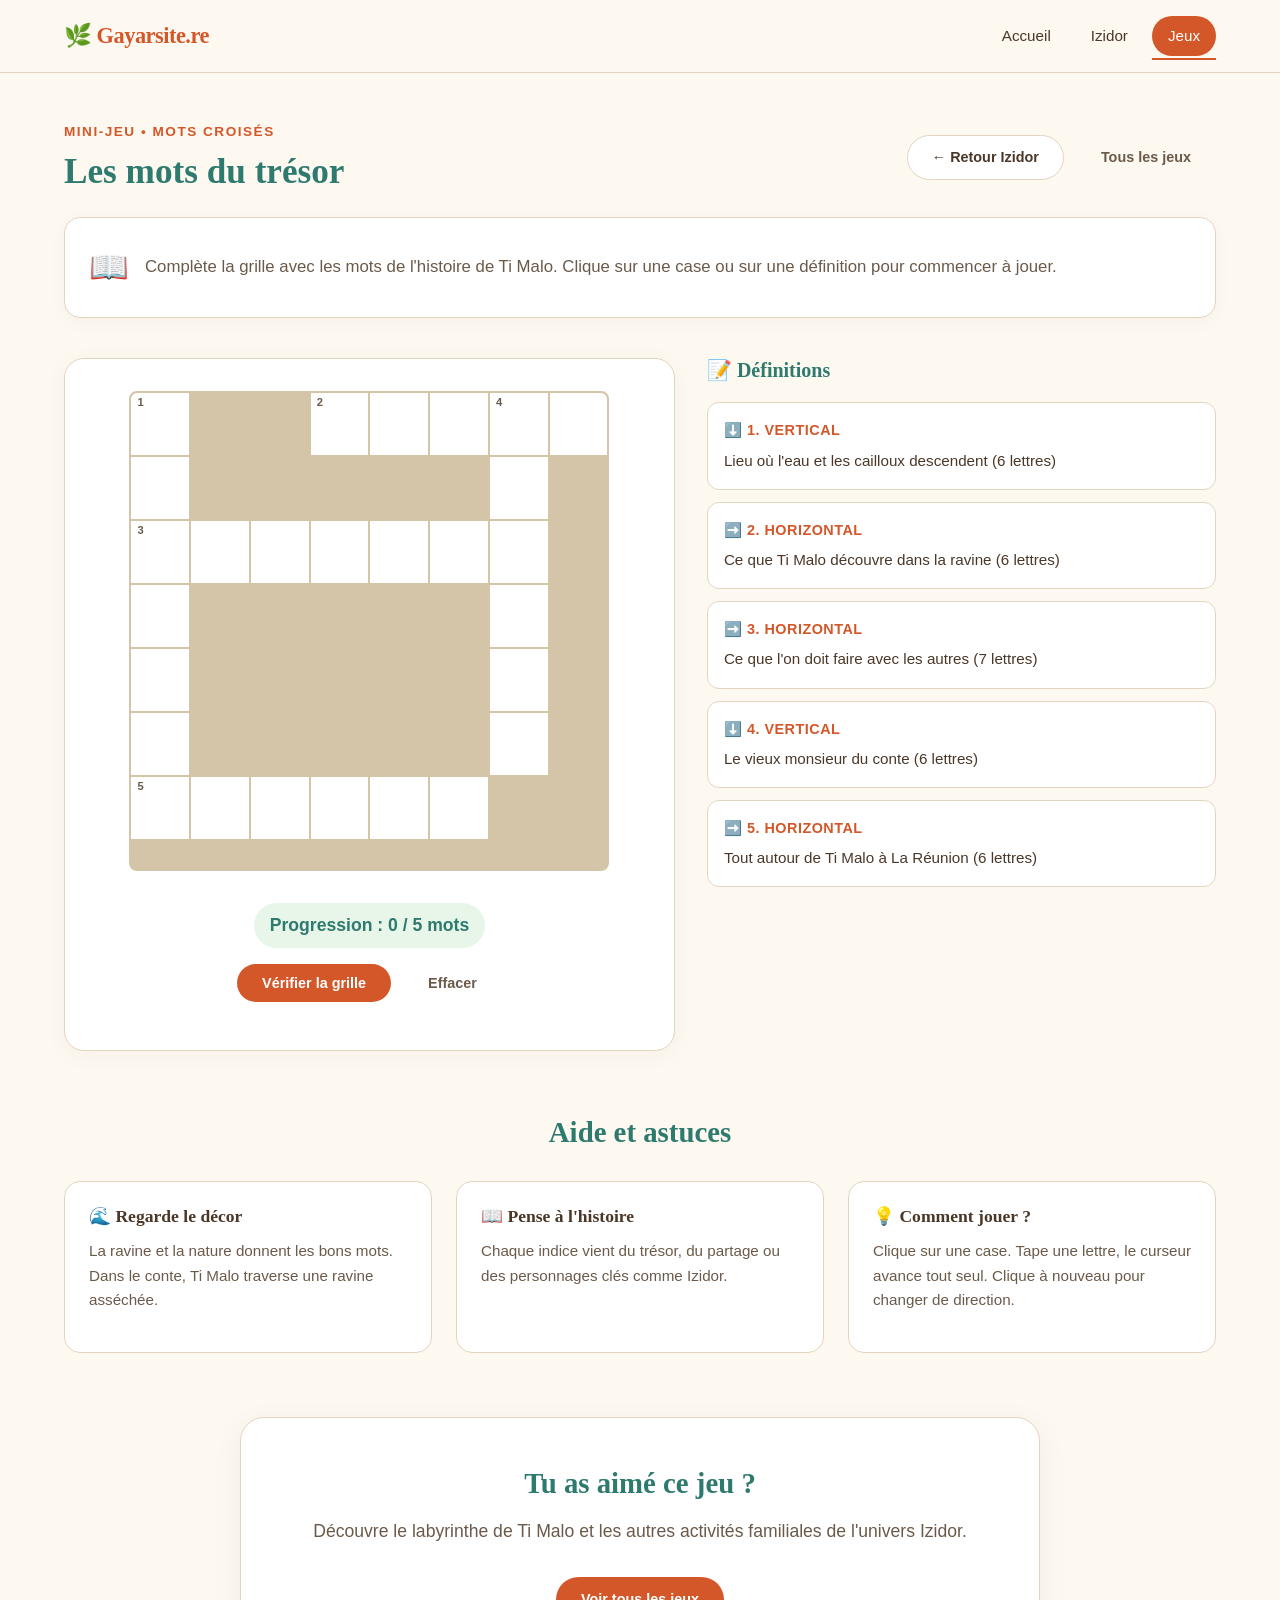
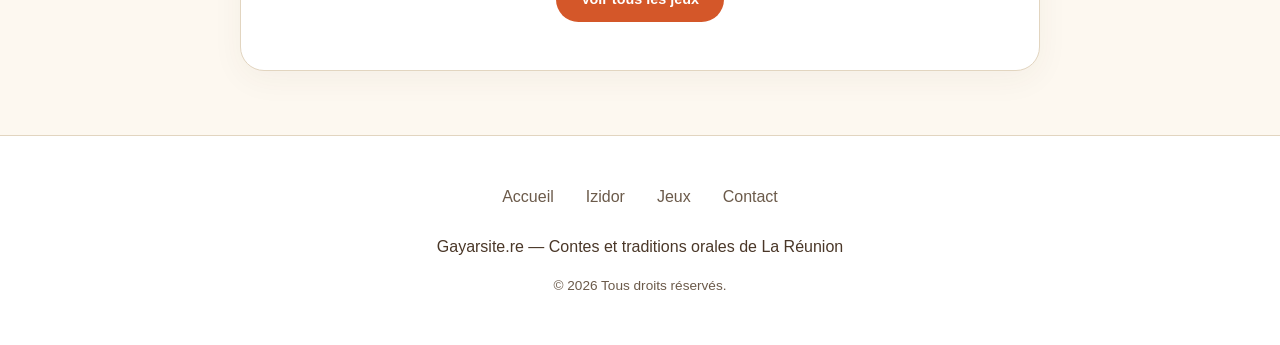
<file: izidor/jeux/mots-croises.html>
<!DOCTYPE html>
<html lang="fr">
<head>
  <meta charset="UTF-8">
  <meta name="viewport" content="width=device-width, initial-scale=1.0, user-scalable=yes">
  <title>Mots croisés — Ti Malo | Gayarsite.re</title>
  <meta name="description" content="Mots croisés autour de Ti Malo, de la ravine et du trésor. Joue et apprends le vocabulaire du conte réunionnais.">
  <meta name="keywords" content="mots croisés, ti malo, jeu enfants, vocabulaire, réunion, ravine, trésor">
  <link rel="stylesheet" href="../../assets/commun/css/style.css">
  <style>
    /* ==============================
       VARIABLES & RESET
       ============================== */
    :root {
      --bg-page: #FDF8F0;
      --bg-panel: #FFFFFF;
      --bg-alt: #F5EDE0;
      
      --text-main: #4A3728;
      --text-muted: #6B5A4A;
      
      --color-primary: #D45729;
      --color-primary-hover: #B8431A;
      --color-secondary: #2E7A6E;
      --color-secondary-hover: #1F5A50;
      
      --border-color: #E2D5C0;
      
      --grid-bg: #D4C4A8;
      --cell-bg: #FFFFFF;
      --cell-highlight: #FFF2E5;
      --cell-correct: #E8F5E9;
      --cell-correct-text: #2E7A6E;
    }

    * { margin: 0; padding: 0; box-sizing: border-box; }

    body {
      background: var(--bg-page);
      font-family: 'Inter', -apple-system, BlinkMacSystemFont, 'Segoe UI', Roboto, Helvetica, Arial, sans-serif;
      color: var(--text-main);
      min-height: 100vh;
      display: flex;
      flex-direction: column;
      line-height: 1.6;
    }

    .container {
      max-width: 1200px;
      margin: 0 auto;
      padding: 0 24px;
      width: 100%;
    }

    /* ==============================
       HEADER & NAV
       ============================== */
    header {
      background: rgba(253, 248, 240, 0.95);
      backdrop-filter: blur(12px);
      position: sticky;
      top: 0;
      z-index: 100;
      border-bottom: 1px solid var(--border-color);
    }

    .header-content {
      display: flex;
      align-items: center;
      justify-content: space-between;
      padding: 16px 24px;
      max-width: 1200px;
      margin: 0 auto;
    }

    .logo {
      font-size: 1.4rem;
      font-weight: 700;
      color: var(--color-primary);
      text-decoration: none;
      letter-spacing: -0.5px;
    }

    nav {
      display: flex;
      gap: 8px;
      align-items: center;
    }

    nav a {
      text-decoration: none;
      color: var(--text-main);
      font-weight: 500;
      padding: 8px 16px;
      border-radius: 40px;
      transition: all 0.2s ease;
      font-size: 0.95rem;
    }

    nav a:hover, nav a.active {
      background: var(--color-primary);
      color: white;
    }

    .menu-toggle {
      display: none;
      background: none;
      border: 1px solid var(--color-primary);
      color: var(--color-primary);
      font-size: 1.2rem;
      padding: 6px 12px;
      border-radius: 8px;
      cursor: pointer;
    }

    /* ==============================
       HERO & BUTTONS
       ============================== */
    .page-header {
      padding: 48px 0 24px;
    }

    .page-header-inner {
      display: flex;
      align-items: center;
      justify-content: space-between;
      gap: 24px;
      flex-wrap: wrap;
    }

    .eyebrow {
      font-size: 0.85rem;
      letter-spacing: 1.5px;
      text-transform: uppercase;
      color: var(--color-primary);
      margin-bottom: 8px;
      display: block;
      font-weight: 700;
    }

    .page-header h1 {
      font-size: 2.2rem;
      color: var(--color-secondary);
      line-height: 1.2;
      margin: 0;
    }

    .btn-row {
      display: flex;
      flex-wrap: wrap;
      gap: 12px;
    }

    .btn {
      display: inline-flex;
      align-items: center;
      justify-content: center;
      padding: 10px 24px;
      border-radius: 40px;
      text-decoration: none;
      font-weight: 600;
      font-size: 0.9rem;
      transition: all 0.2s ease;
      cursor: pointer;
      border: 1px solid transparent;
      font-family: inherit;
    }

    .btn-secondary {
      background: var(--bg-panel);
      border-color: var(--border-color);
      color: var(--text-main);
    }

    .btn-secondary:hover {
      border-color: var(--text-main);
      background: var(--bg-alt);
    }

    .btn-primary {
      background: var(--color-primary);
      color: white;
    }

    .btn-primary:hover {
      background: var(--color-primary-hover);
      transform: translateY(-1px);
    }

    .btn-ghost {
      background: transparent;
      border-color: transparent;
      color: var(--text-muted);
    }

    .btn-ghost:hover {
      color: var(--color-primary);
      background: rgba(212, 87, 41, 0.05);
    }

    .intro-band {
      background: var(--bg-panel);
      border: 1px solid var(--border-color);
      border-radius: 16px;
      padding: 24px;
      margin-bottom: 40px;
      display: flex;
      gap: 16px;
      align-items: center;
      box-shadow: 0 4px 20px rgba(74, 55, 40, 0.03);
    }

    .intro-band p {
      color: var(--text-muted);
      margin: 0;
      font-size: 1.05rem;
    }

    /* ==============================
       LAYOUT JEU
       ============================== */
    main { flex: 1; }

    .layout {
      display: grid;
      grid-template-columns: minmax(0, 1.2fr) 1fr;
      gap: 32px;
      align-items: start;
    }

    /* ==============================
       GRILLE MOTS CROISÉS
       ============================== */
    .grid-wrap {
      background: var(--bg-panel);
      border: 1px solid var(--border-color);
      border-radius: 20px;
      padding: 32px;
      box-shadow: 0 4px 24px rgba(74, 55, 40, 0.04);
    }

    .crossword-container {
      max-width: 480px;
      margin: 0 auto;
    }

    .crossword-grid {
      display: grid;
      grid-template-columns: repeat(8, 1fr);
      gap: 2px;
      background: var(--grid-bg);
      border: 2px solid var(--grid-bg);
      border-radius: 8px;
      overflow: hidden;
      aspect-ratio: 1 / 1;
    }

    .cell {
      position: relative;
      background: transparent;
      display: flex;
      align-items: center;
      justify-content: center;
      transition: background 0.2s ease;
    }

    .cell.has-letter {
      background: var(--cell-bg);
      cursor: pointer;
    }

    .cell.has-letter.highlighted {
      background: var(--cell-highlight);
    }

    .cell.has-letter.active {
      background: #FFE0B2;
    }

    .cell.correct {
      background: var(--cell-correct) !important;
    }

    .cell input {
      width: 100%;
      height: 100%;
      text-align: center;
      font-size: clamp(1.2rem, 4vw, 1.8rem);
      font-weight: 700;
      text-transform: uppercase;
      border: none;
      background: transparent;
      color: var(--text-main);
      outline: none;
      cursor: pointer;
      caret-color: transparent; /* Masque le curseur classique */
    }

    .cell.correct input {
      color: var(--cell-correct-text);
      pointer-events: none;
    }

    .num {
      position: absolute;
      top: 4px;
      left: 6px;
      font-size: 0.7rem;
      font-weight: 600;
      color: var(--text-muted);
      pointer-events: none;
      line-height: 1;
    }

    /* ==============================
       PANNEAU DÉFINITIONS
       ============================== */
    .panel {
      position: sticky;
      top: 90px;
    }

    .panel h3 {
      font-size: 1.25rem;
      color: var(--color-secondary);
      margin-bottom: 20px;
      display: flex;
      align-items: center;
      gap: 8px;
    }

    .clues {
      display: flex;
      flex-direction: column;
      gap: 12px;
    }

    .clue {
      padding: 16px;
      background: var(--bg-panel);
      border: 1px solid var(--border-color);
      border-radius: 12px;
      transition: all 0.2s ease;
      cursor: pointer;
    }

    .clue:hover, .clue.active {
      border-color: var(--color-primary);
      background: var(--cell-highlight);
    }

    .clue strong {
      display: flex;
      align-items: center;
      gap: 8px;
      color: var(--color-primary);
      font-size: 0.9rem;
      margin-bottom: 6px;
      text-transform: uppercase;
      letter-spacing: 0.5px;
    }

    .clue p {
      color: var(--text-main);
      font-size: 0.95rem;
      margin: 0;
    }

    /* ==============================
       SCORE & FEEDBACK
       ============================== */
    .score-area {
      margin-top: 32px;
      display: flex;
      flex-direction: column;
      align-items: center;
      gap: 16px;
    }

    .score {
      font-size: 1.1rem;
      font-weight: 600;
      color: var(--color-secondary);
      background: var(--cell-correct);
      padding: 8px 16px;
      border-radius: 30px;
    }

    .victory-message {
      background: var(--color-secondary);
      color: white;
      padding: 16px 24px;
      border-radius: 12px;
      text-align: center;
      font-weight: 600;
      font-size: 1.1rem;
      animation: popIn 0.5s cubic-bezier(0.175, 0.885, 0.32, 1.275);
      width: 100%;
    }

    .error-message {
      background: #FDF1F1;
      color: #D32F2F;
      border: 1px solid #F8D7D7;
    }

    @keyframes popIn {
      0% { opacity: 0; transform: translateY(10px) scale(0.95); }
      100% { opacity: 1; transform: translateY(0) scale(1); }
    }

    /* ==============================
       SECTIONS ANNEXES
       ============================== */
    .section-title {
      font-size: 1.8rem;
      color: var(--color-secondary);
      margin: 64px 0 32px;
      text-align: center;
    }

    .tip-grid {
      display: grid;
      grid-template-columns: repeat(3, 1fr);
      gap: 24px;
    }

    .tip {
      background: var(--bg-panel);
      border: 1px solid var(--border-color);
      border-radius: 16px;
      padding: 24px;
      transition: transform 0.2s ease;
    }

    .tip:hover { transform: translateY(-4px); }

    .tip h3 {
      font-size: 1.1rem;
      color: var(--text-main);
      margin-bottom: 12px;
      display: flex;
      align-items: center;
      gap: 8px;
    }

    .tip p {
      color: var(--text-muted);
      font-size: 0.95rem;
    }

    .cta-box {
      background: var(--bg-panel);
      border: 1px solid var(--border-color);
      border-radius: 24px;
      padding: 48px 32px;
      text-align: center;
      margin: 64px auto;
      max-width: 800px;
      box-shadow: 0 8px 32px rgba(74, 55, 40, 0.05);
    }

    .cta-box h2 {
      color: var(--color-secondary);
      font-size: 1.8rem;
      margin-bottom: 16px;
    }

    .cta-box p {
      color: var(--text-muted);
      font-size: 1.1rem;
      margin: 0 auto 32px;
    }

    /* ==============================
       FOOTER
       ============================== */
    footer {
      background: var(--bg-panel);
      border-top: 1px solid var(--border-color);
      padding: 48px 0 32px;
      margin-top: auto;
    }

    .footer-content {
      text-align: center;
    }

    .footer-links {
      display: flex;
      justify-content: center;
      gap: 32px;
      flex-wrap: wrap;
      margin-bottom: 24px;
    }

    .footer-links a {
      color: var(--text-muted);
      text-decoration: none;
      font-weight: 500;
      transition: color 0.2s ease;
    }

    .footer-links a:hover { color: var(--color-primary); }

    .copyright {
      color: var(--text-muted);
      font-size: 0.85rem;
      margin-top: 16px;
    }

    /* ==============================
       RESPONSIVE
       ============================== */
    @media (max-width: 992px) {
      .layout { grid-template-columns: 1fr; gap: 40px; }
      .panel { position: static; }
      .tip-grid { grid-template-columns: repeat(auto-fit, minmax(280px, 1fr)); }
    }

    @media (max-width: 768px) {
      .menu-toggle { display: block; }
      nav {
        display: none;
        width: 100%;
        flex-direction: column;
        padding: 16px 0;
      }
      nav.active { display: flex; }
      .page-header h1 { font-size: 1.8rem; }
      .btn-row { width: 100%; }
      .btn { width: 100%; }
      .grid-wrap { padding: 16px; }
      .cell input { font-size: 1.2rem; }
      .num { font-size: 0.6rem; top: 2px; left: 4px; }
    }
  </style>
</head>
<body>

  <header>
    <div class="header-content">
      <a class="logo" href="../../index.html" aria-label="Retour à l'accueil Gayarsite">🌿 Gayarsite.re</a>
      <button class="menu-toggle" id="menuToggle" aria-label="Ouvrir le menu" aria-expanded="false">☰</button>
      <nav id="mainNav">
        <a href="../../index.html">Accueil</a>
        <a href="../index.html">Izidor</a>
        <a class="active" href="index.html" aria-current="page">Jeux</a>
      </nav>
    </div>
  </header>

  <main id="contenu">
    <section class="page-header">
      <div class="container page-header-inner">
        <div>
          <span class="eyebrow">Mini-jeu • Mots croisés</span>
          <h1>Les mots du trésor</h1>
        </div>
        <div class="btn-row">
          <a href="../index.html" class="btn btn-secondary">← Retour Izidor</a>
          <a href="index.html" class="btn btn-ghost">Tous les jeux</a>
        </div>
      </div>
    </section>

    <div class="container">
      <div class="intro-band">
        <span style="font-size: 2rem;" aria-hidden="true">📖</span>
        <p>Complète la grille avec les mots de l'histoire de Ti Malo. Clique sur une case ou sur une définition pour commencer à jouer.</p>
      </div>
    </div>

    <section id="grille">
      <div class="container layout">
        <div class="grid-wrap">
          <div class="crossword-container">
            <div class="crossword-grid" id="crosswordGrid" role="grid" aria-label="Grille de mots croisés"></div>
          </div>
          
          <div class="score-area">
            <div class="score" id="scoreDisplay" aria-live="polite">Progression : 0 / 5 mots</div>
            <div class="btn-row" style="justify-content: center; width: 100%;">
              <button class="btn btn-primary" id="checkBtn">Vérifier la grille</button>
              <button class="btn btn-ghost" id="resetBtn">Effacer</button>
            </div>
            <div id="feedbackMessage" aria-live="assertive"></div>
          </div>
        </div>

        <aside class="panel">
          <h3>📝 Définitions</h3>
          <div class="clues" id="cluesContainer">
            <!-- Rempli en JS pour lier les clics -->
            <div class="clue" data-word-id="1">
              <strong>⬇️ 1. Vertical</strong>
              <p>Lieu où l'eau et les cailloux descendent (6 lettres)</p>
            </div>
            <div class="clue" data-word-id="2">
              <strong>➡️ 2. Horizontal</strong>
              <p>Ce que Ti Malo découvre dans la ravine (6 lettres)</p>
            </div>
            <div class="clue" data-word-id="3">
              <strong>➡️ 3. Horizontal</strong>
              <p>Ce que l'on doit faire avec les autres (7 lettres)</p>
            </div>
            <div class="clue" data-word-id="4">
              <strong>⬇️ 4. Vertical</strong>
              <p>Le vieux monsieur du conte (6 lettres)</p>
            </div>
            <div class="clue" data-word-id="5">
              <strong>➡️ 5. Horizontal</strong>
              <p>Tout autour de Ti Malo à La Réunion (6 lettres)</p>
            </div>
          </div>
        </aside>
      </div>
    </section>

    <section>
      <div class="container">
        <h2 class="section-title">Aide et astuces</h2>
        <div class="tip-grid">
          <article class="tip">
            <h3>🌊 Regarde le décor</h3>
            <p>La ravine et la nature donnent les bons mots. Dans le conte, Ti Malo traverse une ravine asséchée.</p>
          </article>
          <article class="tip">
            <h3>📖 Pense à l'histoire</h3>
            <p>Chaque indice vient du trésor, du partage ou des personnages clés comme Izidor.</p>
          </article>
          <article class="tip">
            <h3>💡 Comment jouer ?</h3>
            <p>Clique sur une case. Tape une lettre, le curseur avance tout seul. Clique à nouveau pour changer de direction.</p>
          </article>
        </div>
      </div>
    </section>

    <div class="container">
      <div class="cta-box">
        <h2>Tu as aimé ce jeu ?</h2>
        <p>Découvre le labyrinthe de Ti Malo et les autres activités familiales de l'univers Izidor.</p>
        <a class="btn btn-primary" href="index.html">Voir tous les jeux</a>
      </div>
    </div>
  </main>

  <footer>
    <div class="container footer-content">
      <div class="footer-links">
        <a href="../../index.html">Accueil</a>
        <a href="../index.html">Izidor</a>
        <a href="index.html">Jeux</a>
        <a href="mailto:contact@gayarsite.re">Contact</a>
      </div>
      <p style="color: var(--text-main); font-weight: 500;">Gayarsite.re — Contes et traditions orales de La Réunion</p>
      <p class="copyright">© 2026 Tous droits réservés.</p>
    </div>
  </footer>

  <script>
    document.addEventListener('DOMContentLoaded', () => {
      // Données de la grille (adapté pour éviter les chevauchements de numéros et coller aux indices)
      const words = [
        { id: 1, row: 0, col: 0, dir: 'V', len: 6, answer: 'RAVINE', num: 1 },
        { id: 2, row: 0, col: 3, dir: 'H', len: 6, answer: 'TRESOR', num: 2 },
        { id: 3, row: 2, col: 0, dir: 'H', len: 7, answer: 'PARTAGE', num: 3 },
        { id: 4, row: 0, col: 6, dir: 'V', len: 6, answer: 'IZIDOR', num: 4 },
        { id: 5, row: 6, col: 0, dir: 'H', len: 6, answer: 'NATURE', num: 5 }
      ];

      const gridSize = 8;
      const gridMap = {}; // Stocke les informations par case 'row,col'
      const inputs = {};  // Stocke les éléments DOM input
      const completion = { 1: false, 2: false, 3: false, 4: false, 5: false };
      
      let currentDirection = 'H';
      let activeWordId = null;

      // 1. Pré-calculer la grille
      words.forEach(word => {
        for (let i = 0; i < word.len; i++) {
          const r = word.dir === 'V' ? word.row + i : word.row;
          const c = word.dir === 'H' ? word.col + i : word.col;
          const key = `${r},${c}`;
          
          if (!gridMap[key]) {
            gridMap[key] = { isWord: true, words: [], num: null };
          }
          gridMap[key].words.push(word);
          if (i === 0) gridMap[key].num = word.num;
        }
      });

      // 2. Générer le DOM
      const gridContainer = document.getElementById('crosswordGrid');
      
      for (let r = 0; r < gridSize; r++) {
        for (let c = 0; c < gridSize; c++) {
          const key = `${r},${c}`;
          const cellData = gridMap[key];
          
          const cell = document.createElement('div');
          cell.className = 'cell';
          
          if (cellData) {
            cell.classList.add('has-letter');
            cell.dataset.key = key;
            
            // Numéro
            if (cellData.num) {
              const numSpan = document.createElement('span');
              numSpan.className = 'num';
              numSpan.textContent = cellData.num;
              cell.appendChild(numSpan);
            }
            
            // Input
            const input = document.createElement('input');
            input.type = 'text';
            input.maxLength = 1;
            input.setAttribute('aria-label', `Case ligne ${r+1}, colonne ${c+1}`);
            input.dataset.r = r;
            input.dataset.c = c;
            
            // Événements d'interaction
            input.addEventListener('focus', () => handleFocus(r, c));
            input.addEventListener('click', () => handleClick(r, c));
            input.addEventListener('input', (e) => handleInput(e, r, c));
            input.addEventListener('keydown', (e) => handleKeydown(e, r, c));
            
            cell.appendChild(input);
            inputs[key] = input;
          }
          
          gridContainer.appendChild(cell);
        }
      }

      // 3. Logique d'interaction : Focus & Click
      function handleFocus(r, c) {
        const key = `${r},${c}`;
        const cellData = gridMap[key];
        if (!cellData) return;

        // Déterminer le mot actif en fonction de currentDirection si possible
        const wordInDir = cellData.words.find(w => w.dir === currentDirection);
        if (wordInDir) {
          activeWordId = wordInDir.id;
        } else {
          // Si la case n'appartient qu'à l'autre direction
          activeWordId = cellData.words[0].id;
          currentDirection = cellData.words[0].dir;
        }
        
        highlightActiveWord();
      }

      function handleClick(r, c) {
        const key = `${r},${c}`;
        const cellData = gridMap[key];
        if (!cellData || cellData.words.length < 2) return;

        // Si on clique sur une case croisée déjà active, on change de direction
        const currentActiveCell = document.activeElement;
        if (currentActiveCell === inputs[key]) {
          currentDirection = currentDirection === 'H' ? 'V' : 'H';
          activeWordId = cellData.words.find(w => w.dir === currentDirection).id;
          highlightActiveWord();
        }
      }

      function highlightActiveWord() {
        // Reset classes
        document.querySelectorAll('.cell.has-letter').forEach(el => {
          el.classList.remove('highlighted', 'active');
        });
        document.querySelectorAll('.clue').forEach(el => el.classList.remove('active'));

        if (!activeWordId) return;

        // Highlight mot dans la grille
        const activeWord = words.find(w => w.id === activeWordId);
        for (let i = 0; i < activeWord.len; i++) {
          const r = activeWord.dir === 'V' ? activeWord.row + i : activeWord.row;
          const c = activeWord.dir === 'H' ? activeWord.col + i : activeWord.col;
          const cellNode = inputs[`${r},${c}`].parentElement;
          cellNode.classList.add('highlighted');
          if (inputs[`${r},${c}`] === document.activeElement) {
            cellNode.classList.add('active');
          }
        }

        // Highlight l'indice
        const clueEl = document.querySelector(`.clue[data-word-id="${activeWordId}"]`);
        if (clueEl) clueEl.classList.add('active');
      }

      // Lier les clics sur les indices pour focus la première lettre du mot
      document.querySelectorAll('.clue').forEach(clue => {
        clue.addEventListener('click', () => {
          const wordId = parseInt(clue.dataset.wordId);
          const word = words.find(w => w.id === wordId);
          currentDirection = word.dir;
          inputs[`${word.row},${word.col}`].focus();
        });
      });

      // 4. Saisie et Navigation clavier
      function handleInput(e, r, c) {
        const input = e.target;
        // Nettoyage : uniquement des lettres
        input.value = input.value.replace(/[^a-zA-Z]/g, '').toUpperCase().slice(0, 1);
        
        if (input.value) {
          checkWord(activeWordId);
          // Avance automatique
          const nr = currentDirection === 'V' ? r + 1 : r;
          const nc = currentDirection === 'H' ? c + 1 : c;
          const nextInput = inputs[`${nr},${nc}`];
          if (nextInput && gridMap[`${nr},${nc}`].words.some(w => w.id === activeWordId)) {
            nextInput.focus();
          }
        }
      }

      function handleKeydown(e, r, c) {
        if (e.key === 'Backspace' && !e.target.value) {
          e.preventDefault();
          const pr = currentDirection === 'V' ? r - 1 : r;
          const pc = currentDirection === 'H' ? c - 1 : c;
          const prevInput = inputs[`${pr},${pc}`];
          if (prevInput && gridMap[`${pr},${pc}`].words.some(w => w.id === activeWordId)) {
            prevInput.focus();
            prevInput.value = '';
            checkWord(activeWordId); // Revérifie car on a effacé
          }
        } else if (['ArrowUp', 'ArrowDown', 'ArrowLeft', 'ArrowRight'].includes(e.key)) {
          e.preventDefault();
          let nr = r, nc = c;
          if (e.key === 'ArrowUp') nr--;
          if (e.key === 'ArrowDown') nr++;
          if (e.key === 'ArrowLeft') nc--;
          if (e.key === 'ArrowRight') nc++;
          
          if (inputs[`${nr},${nc}`]) {
            // Optionnel : changer currentDirection en fonction de la flèche
            if (e.key === 'ArrowUp' || e.key === 'ArrowDown') currentDirection = 'V';
            if (e.key === 'ArrowLeft' || e.key === 'ArrowRight') currentDirection = 'H';
            inputs[`${nr},${nc}`].focus();
          }
        }
      }

      // 5. Vérification des mots
      function checkWord(wordId) {
        const word = words.find(w => w.id === wordId);
        let userStr = '';
        const wordInputs = [];
        
        for (let i = 0; i < word.len; i++) {
          const r = word.dir === 'V' ? word.row + i : word.row;
          const c = word.dir === 'H' ? word.col + i : word.col;
          const input = inputs[`${r},${c}`];
          userStr += input.value || ' ';
          wordInputs.push(input);
        }

        const isCorrect = userStr === word.answer;
        completion[wordId] = isCorrect;

        wordInputs.forEach(input => {
          // Un input appartient à potentiellement deux mots.
          // Il est correct si TOUS les mots complets auxquels il appartient sont justes.
          const parentCell = input.parentElement;
          const cellData = gridMap[`${input.dataset.r},${input.dataset.c}`];
          
          // On vérifie si la case fait partie d'un mot valide
          const partOfCorrectWord = cellData.words.some(w => completion[w.id]);
          
          if (partOfCorrectWord) {
            parentCell.classList.add('correct');
          } else {
            parentCell.classList.remove('correct');
          }
        });

        updateScore();
      }

      function updateScore() {
        const score = Object.values(completion).filter(Boolean).length;
        document.getElementById('scoreDisplay').textContent = `Progression : ${score} / 5 mots`;
      }

      // 6. Boutons Globaux
      document.getElementById('checkBtn').addEventListener('click', () => {
        let allValid = true;
        words.forEach(w => {
          checkWord(w.id);
          if (!completion[w.id]) allValid = false;
        });

        const feedback = document.getElementById('feedbackMessage');
        if (allValid) {
          feedback.innerHTML = '<div class="victory-message">🏆 Félicitations ! La grille est parfaite !</div>';
        } else {
          feedback.innerHTML = '<div class="victory-message error-message">📝 Il reste des erreurs ou des cases vides.</div>';
          setTimeout(() => feedback.innerHTML = '', 3000);
        }
      });

      document.getElementById('resetBtn').addEventListener('click', () => {
        Object.values(inputs).forEach(input => {
          input.value = '';
          input.parentElement.classList.remove('correct', 'highlighted', 'active');
        });
        words.forEach(w => completion[w.id] = false);
        updateScore();
        document.getElementById('feedbackMessage').innerHTML = '';
        activeWordId = null;
        document.querySelectorAll('.clue').forEach(el => el.classList.remove('active'));
      });

      // Menu mobile
      const toggleBtn = document.getElementById('menuToggle');
      const navMenu = document.getElementById('mainNav');
      toggleBtn.addEventListener('click', () => {
        const isExpanded = toggleBtn.getAttribute('aria-expanded') === 'true';
        toggleBtn.setAttribute('aria-expanded', !isExpanded);
        navMenu.classList.toggle('active');
      });
    });
  </script>
</body>
</html>
</file>
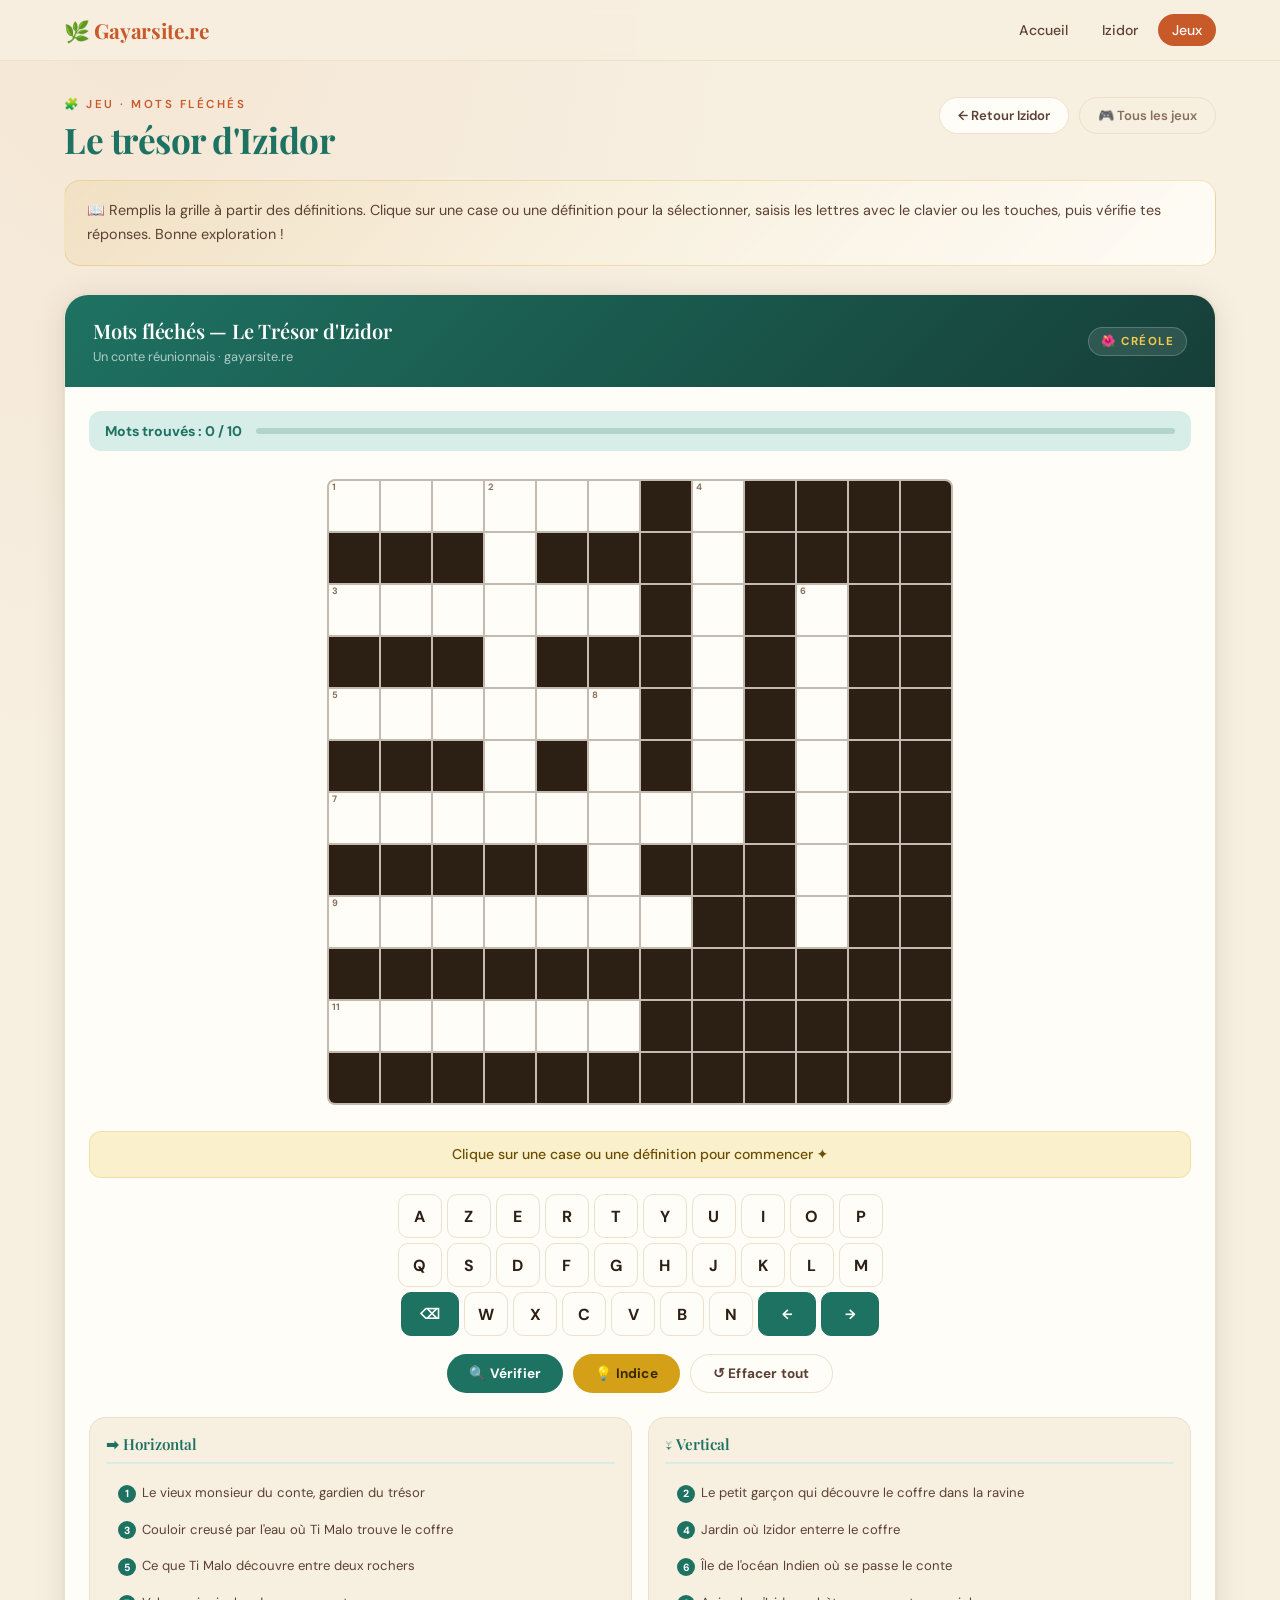
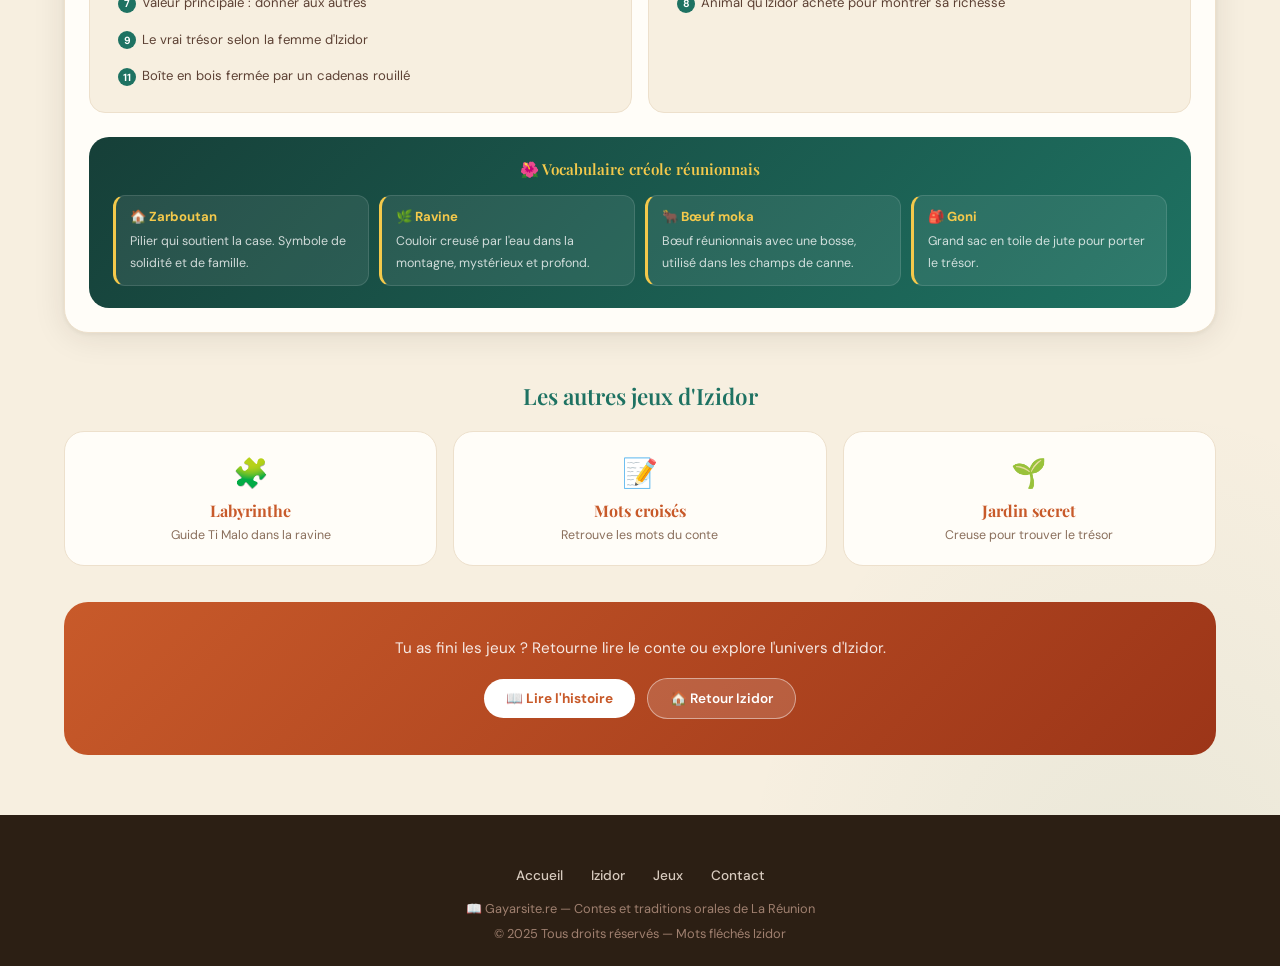
<file: izidor/jeux/mots-fleches.html>
<!DOCTYPE html>
<html lang="fr">
<head>
  <meta charset="UTF-8">
  <meta name="viewport" content="width=device-width, initial-scale=1.0, user-scalable=yes">
  <title>Mots fléchés — Izidor et le trésor | Gayarsite.re</title>
  <meta name="description" content="Jeu de mots fléchés autour du conte d'Izidor, avec vocabulaire créole et ambiance réunionnaise. Pour petits et grands.">
  <link rel="preconnect" href="https://fonts.googleapis.com">
  <link href="https://fonts.googleapis.com/css2?family=Playfair+Display:wght@400;600;700&family=DM+Sans:wght@400;500;600&display=swap" rel="stylesheet">
  <style>
    :root {
      --sand:        #F7EFE0;
      --sand-dark:   #EDE0CC;
      --ink:         #2C1F14;
      --ink-mid:     #5C4033;
      --ink-light:   #8A6F5C;
      --terra:       #C85A2A;
      --terra-light: #E07A4A;
      --teal:        #1E7262;
      --teal-light:  #2A9580;
      --teal-pale:   #D6EDE8;
      --gold:        #D4A017;
      --gold-pale:   #FAF0CC;
      --white:       #FFFDF8;
      --cell-size:   clamp(32px, 4.5vw, 50px);
    }

    * { margin: 0; padding: 0; box-sizing: border-box; }

    body {
      background: var(--sand);
      font-family: 'DM Sans', system-ui, sans-serif;
      color: var(--ink);
      min-height: 100vh;
      background-image:
        radial-gradient(ellipse 80% 50% at 10% 0%, rgba(200,90,42,0.06) 0%, transparent 60%),
        radial-gradient(ellipse 60% 40% at 90% 100%, rgba(30,114,98,0.07) 0%, transparent 55%);
    }

    /* ── Header ── */
    header {
      background: rgba(247,239,224,0.95);
      backdrop-filter: blur(10px);
      position: sticky; top: 0; z-index: 100;
      border-bottom: 1.5px solid var(--sand-dark);
    }
    .header-content {
      display: flex; align-items: center; justify-content: space-between;
      flex-wrap: wrap; gap: 16px; padding: 14px 24px;
      max-width: 1200px; margin: 0 auto;
    }
    .logo {
      font-family: 'Playfair Display', serif;
      font-size: 1.3rem; font-weight: 700;
      color: var(--terra); text-decoration: none;
      letter-spacing: -0.3px;
    }
    .logo:hover { color: var(--terra-light); }
    nav { display: flex; gap: 6px; align-items: center; flex-wrap: wrap; }
    nav a {
      text-decoration: none; color: var(--ink-mid);
      font-weight: 500; font-size: 0.88rem;
      padding: 7px 14px; border-radius: 40px;
      transition: all 0.18s ease;
    }
    nav a:hover, nav a.active {
      background: var(--terra); color: white;
    }
    .menu-toggle {
      display: none; background: none;
      border: 1.5px solid var(--terra);
      color: var(--terra); font-size: 1.1rem;
      padding: 6px 12px; border-radius: 30px;
      cursor: pointer; font-weight: 700;
    }

    /* ── Page header ── */
    .container { max-width: 1200px; margin: 0 auto; padding: 0 24px; }
    .page-header { padding: 36px 0 20px; }
    .page-header-inner {
      display: flex; align-items: flex-start;
      justify-content: space-between; gap: 24px; flex-wrap: wrap;
    }
    .eyebrow {
      font-size: 0.72rem; letter-spacing: 2.5px;
      text-transform: uppercase; color: var(--terra);
      margin-bottom: 8px; display: block; font-weight: 600;
    }
    .page-header h1 {
      font-family: 'Playfair Display', serif;
      font-size: clamp(1.5rem, 4vw, 2.2rem);
      color: var(--teal); font-weight: 700;
      line-height: 1.15; letter-spacing: -0.5px;
    }
    .btn-row { display: flex; flex-wrap: wrap; gap: 10px; align-items: center; }
    .btn {
      display: inline-flex; align-items: center; justify-content: center;
      padding: 9px 18px; border-radius: 40px;
      text-decoration: none; font-weight: 600;
      font-size: 0.82rem; transition: all 0.2s ease;
      cursor: pointer; border: none; font-family: inherit;
    }
    .btn-secondary {
      background: var(--white);
      border: 1.5px solid var(--sand-dark);
      color: var(--ink-mid);
    }
    .btn-secondary:hover { background: var(--terra); color: white; border-color: var(--terra); }
    .btn-ghost {
      background: transparent;
      border: 1.5px solid var(--sand-dark);
      color: var(--ink-light);
    }
    .btn-ghost:hover { border-color: var(--terra); color: var(--terra); }

    /* ── Intro ── */
    .intro-band {
      background: linear-gradient(135deg, rgba(212,160,23,0.1), rgba(255,253,248,0.9));
      border: 1.5px solid rgba(212,160,23,0.25);
      border-radius: 16px; padding: 18px 22px; margin-bottom: 28px;
    }
    .intro-band p { color: var(--ink-mid); line-height: 1.65; font-size: 0.9rem; margin: 0; }

    /* ── Game wrapper ── */
    .game-wrap { margin-bottom: 48px; }

    .crossword-container {
      background: var(--white);
      border-radius: 24px; overflow: hidden;
      box-shadow: 0 4px 32px rgba(44,31,20,0.10), 0 1px 4px rgba(44,31,20,0.06);
      border: 1.5px solid var(--sand-dark);
    }

    .crossword-header {
      background: linear-gradient(135deg, var(--teal) 0%, #163F38 100%);
      padding: 22px 28px;
      display: flex; align-items: center; gap: 20px;
      flex-wrap: wrap;
    }
    .crossword-header-text { flex: 1; }
    .crossword-header h2 {
      font-family: 'Playfair Display', serif;
      color: white; font-size: 1.25rem;
      margin-bottom: 4px; font-weight: 600;
      letter-spacing: -0.2px;
    }
    .crossword-header p { color: rgba(255,255,255,0.65); font-size: 0.8rem; }
    .header-badge {
      background: rgba(255,255,255,0.1);
      border: 1px solid rgba(255,255,255,0.2);
      color: #F4C94B;
      font-size: 0.72rem; font-weight: 700;
      letter-spacing: 1.5px; text-transform: uppercase;
      padding: 6px 12px; border-radius: 30px;
    }

    .crossword-body { padding: 24px; }

    /* ── Score bar ── */
    .score-bar {
      display: flex; align-items: center; gap: 14px;
      background: var(--teal-pale); border-radius: 12px;
      padding: 11px 16px; margin-bottom: 20px;
    }
    .score-text { font-weight: 700; color: var(--teal); font-size: 0.88rem; white-space: nowrap; }
    .progress-bar {
      flex: 1; height: 6px; background: rgba(30,114,98,0.2);
      border-radius: 6px; overflow: hidden;
    }
    .progress-fill {
      height: 100%;
      background: linear-gradient(90deg, var(--teal), var(--gold));
      border-radius: 6px; transition: width 0.4s ease;
      width: 0%;
    }

    /* ── Grid ── */
    .grid-wrapper {
      display: flex; justify-content: center;
      overflow-x: auto; margin-bottom: 18px;
      padding: 8px 4px;
    }
    .crossword-grid {
      display: grid;
      gap: 2px;
      background: #C4BAB0;
      border: 2px solid #C4BAB0;
      border-radius: 8px;
      overflow: hidden;
      width: fit-content;
    }

    .grid-cell {
      position: relative;
      width: var(--cell-size);
      height: var(--cell-size);
      background: var(--white);
      transition: background 0.15s ease;
    }
    .grid-cell.black { background: var(--ink); }
    .grid-cell .cell-number {
      position: absolute; top: 2px; left: 3px;
      font-size: clamp(0.42rem, 1vw, 0.58rem);
      font-weight: 700; color: var(--ink-light);
      line-height: 1; pointer-events: none;
      z-index: 2;
    }
    .grid-cell input {
      position: absolute; inset: 0;
      width: 100%; height: 100%;
      border: none; background: transparent;
      text-align: center;
      font-size: clamp(0.75rem, 2.5vw, 1.1rem);
      font-weight: 700; text-transform: uppercase;
      font-family: 'Playfair Display', serif;
      color: var(--terra); outline: none; cursor: pointer;
      caret-color: transparent;
    }
    .grid-cell.highlight { background: #E4F5EE; }
    .grid-cell.current {
      background: #B8EDD5;
      box-shadow: inset 0 0 0 2px var(--teal);
      z-index: 1;
    }
    .grid-cell.correct {
      background: #D6F0E4;
    }
    .grid-cell.correct input { color: var(--teal); }
    .grid-cell.wrong { background: #FDDDD5; }
    .grid-cell.wrong input { color: var(--terra); }

    /* ── Message ── */
    .message {
      background: var(--gold-pale);
      border: 1px solid rgba(212,160,23,0.2);
      border-radius: 12px; padding: 12px 16px;
      text-align: center; margin-bottom: 16px;
      font-size: 0.88rem; font-weight: 500;
      color: #6B4E00; line-height: 1.5;
      min-height: 44px; display: flex;
      align-items: center; justify-content: center;
      transition: background 0.3s ease;
    }
    .message.success {
      background: var(--teal-pale);
      border-color: rgba(30,114,98,0.2);
      color: var(--teal);
    }
    .message.error {
      background: #FDDDD5;
      border-color: rgba(200,90,42,0.2);
      color: var(--terra);
    }

    /* ── Virtual keyboard ── */
    .keyboard { margin-bottom: 18px; }
    .kb-row {
      display: flex; justify-content: center;
      gap: 5px; margin-bottom: 5px;
      flex-wrap: nowrap;
    }
    .kb-key {
      min-width: clamp(28px, 6vw, 44px);
      height: clamp(36px, 6vw, 44px);
      background: var(--white);
      border: 1.5px solid var(--sand-dark);
      border-radius: 10px;
      font-family: 'DM Sans', sans-serif;
      font-size: clamp(0.75rem, 2.2vw, 1rem);
      font-weight: 700; color: var(--ink);
      cursor: pointer; display: flex;
      align-items: center; justify-content: center;
      transition: all 0.12s ease;
      user-select: none;
      flex: 0 0 auto;
    }
    .kb-key:hover { background: var(--teal-pale); border-color: var(--teal); color: var(--teal); }
    .kb-key:active { transform: scale(0.9); background: var(--teal-pale); }
    .kb-key.special {
      background: var(--teal);
      color: white; border-color: var(--teal);
      min-width: clamp(38px, 8vw, 58px);
      font-size: clamp(0.7rem, 1.8vw, 0.85rem);
    }
    .kb-key.special:hover { background: var(--teal-light); border-color: var(--teal-light); }

    /* ── Action buttons ── */
    .action-buttons {
      display: flex; gap: 10px;
      justify-content: center; flex-wrap: wrap;
      margin-bottom: 24px;
    }
    .action-btn {
      padding: 10px 22px; border-radius: 40px;
      border: none; font-weight: 700;
      font-size: 0.85rem; cursor: pointer;
      transition: all 0.18s ease;
      font-family: 'DM Sans', sans-serif;
      letter-spacing: 0.2px;
    }
    .action-btn.verify { background: var(--teal); color: white; }
    .action-btn.verify:hover { background: var(--teal-light); }
    .action-btn.hint { background: var(--gold); color: #3A2800; }
    .action-btn.hint:hover { background: #E0B020; }
    .action-btn.reset {
      background: transparent;
      border: 1.5px solid var(--sand-dark);
      color: var(--ink-mid);
    }
    .action-btn.reset:hover { border-color: var(--terra); color: var(--terra); }
    .action-btn:active { transform: scale(0.95); }

    /* ── Clues ── */
    .clues-container {
      display: grid;
      grid-template-columns: 1fr 1fr;
      gap: 16px; margin-bottom: 24px;
    }
    .clue-col {
      background: var(--sand);
      border-radius: 16px; padding: 16px;
      border: 1.5px solid var(--sand-dark);
    }
    .clue-col h3 {
      font-family: 'Playfair Display', serif;
      color: var(--teal); font-size: 0.95rem;
      margin-bottom: 12px; padding-bottom: 8px;
      border-bottom: 2px solid var(--teal-pale);
      font-weight: 600;
    }
    .clue-item {
      font-size: 0.82rem; padding: 7px 10px;
      cursor: pointer; border-radius: 10px;
      margin-bottom: 3px; color: var(--ink-mid);
      border-left: 2.5px solid transparent;
      transition: all 0.15s ease; line-height: 1.45;
    }
    .clue-item:hover { background: var(--teal-pale); color: var(--teal); }
    .clue-item.active {
      background: var(--teal-pale);
      border-left-color: var(--teal);
      color: var(--ink); font-weight: 600;
    }
    .clue-item.done {
      color: #A8C4BC; text-decoration: line-through;
      pointer-events: none;
    }
    .clue-num {
      display: inline-flex; align-items: center; justify-content: center;
      width: 18px; height: 18px;
      background: var(--teal); color: white;
      border-radius: 50%; font-size: 0.65rem;
      font-weight: 700; margin-right: 6px;
      flex-shrink: 0; vertical-align: middle;
    }
    .clue-item.done .clue-num { background: #A8C4BC; }

    /* ── Vocabulary ── */
    .vocab-section {
      background: linear-gradient(135deg, #163F38 0%, var(--teal) 100%);
      border-radius: 20px; padding: 22px 24px; margin-top: 16px;
    }
    .vocab-section h3 {
      font-family: 'Playfair Display', serif;
      color: #F4C94B; font-size: 0.95rem;
      margin-bottom: 16px; text-align: center; font-weight: 600;
    }
    .vocab-grid {
      display: grid;
      grid-template-columns: repeat(auto-fit, minmax(220px, 1fr));
      gap: 10px;
    }
    .vocab-item {
      background: rgba(255,255,255,0.08);
      border: 1px solid rgba(255,255,255,0.12);
      border-left: 3px solid #F4C94B;
      border-radius: 12px; padding: 12px 14px;
      transition: background 0.2s ease;
    }
    .vocab-item:hover { background: rgba(255,255,255,0.13); }
    .vocab-word {
      color: #F4C94B; font-weight: 700;
      font-size: 0.82rem; margin-bottom: 4px;
      display: block;
    }
    .vocab-def { color: rgba(255,255,255,0.78); font-size: 0.78rem; line-height: 1.5; }

    /* ── Other games ── */
    .other-games { margin: 48px 0 36px; }
    .other-games h2 {
      font-family: 'Playfair Display', serif;
      font-size: 1.4rem; color: var(--teal);
      text-align: center; margin-bottom: 20px; font-weight: 600;
    }
    .games-grid {
      display: grid;
      grid-template-columns: repeat(auto-fit, minmax(180px, 1fr));
      gap: 16px;
    }
    .game-card {
      background: var(--white); border-radius: 20px;
      padding: 22px 20px; text-align: center;
      text-decoration: none; color: inherit;
      border: 1.5px solid var(--sand-dark);
      transition: all 0.22s ease;
    }
    .game-card:hover {
      transform: translateY(-4px);
      box-shadow: 0 8px 24px rgba(44,31,20,0.12);
      border-color: var(--teal-pale);
    }
    .game-card .icon { font-size: 1.8rem; margin-bottom: 8px; }
    .game-card h3 {
      font-family: 'Playfair Display', serif;
      font-size: 1rem; color: var(--terra); margin-bottom: 6px;
    }
    .game-card p { font-size: 0.78rem; color: var(--ink-light); }

    /* ── CTA ── */
    .cta-box {
      background: linear-gradient(135deg, var(--terra), #9C3518);
      border-radius: 24px; padding: 36px 28px;
      text-align: center; margin: 36px 0 60px;
    }
    .cta-box p {
      color: rgba(255,255,255,0.88);
      margin-bottom: 20px; font-size: 0.95rem;
    }
    .btn-cta-primary {
      background: white; color: var(--terra);
      padding: 11px 22px; border-radius: 40px;
      font-weight: 700; font-size: 0.85rem;
      text-decoration: none; display: inline-flex;
      align-items: center; gap: 6px;
      transition: all 0.2s;
    }
    .btn-cta-primary:hover { background: var(--gold-pale); }
    .btn-cta-outline {
      background: rgba(255,255,255,0.15);
      border: 1.5px solid rgba(255,255,255,0.45);
      color: white; padding: 11px 22px;
      border-radius: 40px; font-weight: 600;
      font-size: 0.85rem; text-decoration: none;
      display: inline-flex; align-items: center; gap: 6px;
      transition: all 0.2s;
    }
    .btn-cta-outline:hover { background: rgba(255,255,255,0.25); }

    /* ── Footer ── */
    footer { background: var(--ink); color: #D8CBBF; padding: 36px 0 24px; }
    .footer-content { text-align: center; }
    .footer-links {
      display: flex; justify-content: center;
      gap: 28px; flex-wrap: wrap;
      margin: 16px 0; font-size: 0.85rem;
    }
    .footer-links a { color: #D8CBBF; text-decoration: none; font-weight: 500; }
    .footer-links a:hover { color: #F4C94B; }
    .footer-content p { font-size: 0.8rem; color: #A08070; margin-top: 8px; }

    /* ── Win overlay ── */
    .win-overlay {
      display: none; position: fixed; inset: 0;
      background: rgba(22,63,56,0.88);
      backdrop-filter: blur(6px);
      z-index: 1000; align-items: center; justify-content: center;
    }
    .win-overlay.visible { display: flex; }
    .win-card {
      background: var(--white); border-radius: 28px;
      padding: 40px 32px; text-align: center;
      max-width: 400px; width: 90%;
      box-shadow: 0 24px 64px rgba(0,0,0,0.3);
      animation: popIn 0.4s cubic-bezier(0.34, 1.56, 0.64, 1);
    }
    @keyframes popIn {
      from { opacity: 0; transform: scale(0.8); }
      to   { opacity: 1; transform: scale(1); }
    }
    .win-emoji { font-size: 3rem; margin-bottom: 12px; }
    .win-card h2 {
      font-family: 'Playfair Display', serif;
      color: var(--teal); font-size: 1.5rem; margin-bottom: 10px;
    }
    .win-card p { color: var(--ink-mid); margin-bottom: 24px; font-size: 0.9rem; line-height: 1.6; }
    .win-btn {
      background: var(--teal); color: white;
      border: none; padding: 12px 28px;
      border-radius: 40px; font-weight: 700;
      font-family: 'DM Sans', sans-serif;
      cursor: pointer; font-size: 0.9rem;
      transition: background 0.2s;
    }
    .win-btn:hover { background: var(--teal-light); }

    /* ── Responsive ── */
    @media (max-width: 768px) {
      .menu-toggle { display: block; }
      nav {
        display: none; width: 100%;
        flex-direction: column; gap: 8px;
        padding: 16px 0;
      }
      nav.active { display: flex; }
      .container { padding: 0 16px; }
      .clues-container { grid-template-columns: 1fr; }
      .crossword-body { padding: 16px; }
      .crossword-header { padding: 16px 18px; }
      .crossword-header h2 { font-size: 1.05rem; }
      .kb-row { gap: 4px; }
      .action-btn { padding: 9px 16px; font-size: 0.8rem; }
    }
    @media (max-width: 480px) {
      :root { --cell-size: clamp(28px, 7.5vw, 40px); }
      .vocab-grid { grid-template-columns: 1fr; }
    }
  </style>
</head>
<body>

  <header>
    <div class="header-content">
      <a class="logo" href="../../index.html">🌿 Gayarsite.re</a>
      <button class="menu-toggle" id="menuToggle" aria-label="Ouvrir le menu">☰</button>
      <nav id="mainNav">
        <a href="../../index.html">Accueil</a>
        <a href="../index.html">Izidor</a>
        <a class="active" href="index.html">Jeux</a>
      </nav>
    </div>
  </header>

  <main>
    <div class="container">
      <div class="page-header">
        <div class="page-header-inner">
          <div>
            <span class="eyebrow">🧩 Jeu · Mots fléchés</span>
            <h1>Le trésor d'Izidor</h1>
          </div>
          <div class="btn-row">
            <a href="../index.html" class="btn btn-secondary">← Retour Izidor</a>
            <a href="index.html" class="btn btn-ghost">🎮 Tous les jeux</a>
          </div>
        </div>
      </div>

      <div class="intro-band">
        <p>📖 Remplis la grille à partir des définitions. Clique sur une case ou une définition pour la sélectionner, saisis les lettres avec le clavier ou les touches, puis vérifie tes réponses. Bonne exploration !</p>
      </div>

      <div class="game-wrap">
        <div class="crossword-container">
          <div class="crossword-header">
            <div class="crossword-header-text">
              <h2>Mots fléchés — Le Trésor d'Izidor</h2>
              <p>Un conte réunionnais · gayarsite.re</p>
            </div>
            <span class="header-badge">🌺 Créole</span>
          </div>
          <div class="crossword-body">

            <div class="score-bar">
              <span class="score-text">Mots trouvés : <span id="foundCount">0</span> / <span id="totalCount">0</span></span>
              <div class="progress-bar"><div class="progress-fill" id="progressFill"></div></div>
            </div>

            <div class="grid-wrapper">
              <div class="crossword-grid" id="crosswordGrid"></div>
            </div>

            <div class="message" id="messageArea">Clique sur une case ou une définition pour commencer ✦</div>

            <div class="keyboard" id="keyboard">
              <div class="kb-row" id="kbRow1"></div>
              <div class="kb-row" id="kbRow2"></div>
              <div class="kb-row" id="kbRow3"></div>
            </div>

            <div class="action-buttons">
              <button class="action-btn verify" id="verifyBtn">🔍 Vérifier</button>
              <button class="action-btn hint"   id="hintBtn">💡 Indice</button>
              <button class="action-btn reset"  id="resetBtn">↺ Effacer tout</button>
            </div>

            <div class="clues-container">
              <div class="clue-col">
                <h3>➡ Horizontal</h3>
                <div id="cluesAcross"></div>
              </div>
              <div class="clue-col">
                <h3>↓ Vertical</h3>
                <div id="cluesDown"></div>
              </div>
            </div>

            <div class="vocab-section">
              <h3>🌺 Vocabulaire créole réunionnais</h3>
              <div class="vocab-grid">
                <div class="vocab-item">
                  <span class="vocab-word">🏠 Zarboutan</span>
                  <span class="vocab-def">Pilier qui soutient la case. Symbole de solidité et de famille.</span>
                </div>
                <div class="vocab-item">
                  <span class="vocab-word">🌿 Ravine</span>
                  <span class="vocab-def">Couloir creusé par l'eau dans la montagne, mystérieux et profond.</span>
                </div>
                <div class="vocab-item">
                  <span class="vocab-word">🐂 Bœuf moka</span>
                  <span class="vocab-def">Bœuf réunionnais avec une bosse, utilisé dans les champs de canne.</span>
                </div>
                <div class="vocab-item">
                  <span class="vocab-word">🎒 Goni</span>
                  <span class="vocab-def">Grand sac en toile de jute pour porter le trésor.</span>
                </div>
              </div>
            </div>

          </div>
        </div>
      </div>

      <div class="other-games">
        <h2>Les autres jeux d'Izidor</h2>
        <div class="games-grid">
          <a href="labyrinthe.html"    class="game-card"><div class="icon">🧩</div><h3>Labyrinthe</h3><p>Guide Ti Malo dans la ravine</p></a>
          <a href="mots-croises.html"  class="game-card"><div class="icon">📝</div><h3>Mots croisés</h3><p>Retrouve les mots du conte</p></a>
          <a href="jardin-secrets.html" class="game-card"><div class="icon">🌱</div><h3>Jardin secret</h3><p>Creuse pour trouver le trésor</p></a>
        </div>
      </div>

      <div class="cta-box">
        <p>Tu as fini les jeux ? Retourne lire le conte ou explore l'univers d'Izidor.</p>
        <div class="btn-row" style="justify-content:center; gap:12px;">
          <a href="../index.html" class="btn-cta-primary">📖 Lire l'histoire</a>
          <a href="../index.html" class="btn-cta-outline">🏠 Retour Izidor</a>
        </div>
      </div>
    </div>
  </main>

  <footer>
    <div class="container footer-content">
      <div class="footer-links">
        <a href="../../index.html">Accueil</a>
        <a href="../index.html">Izidor</a>
        <a href="index.html">Jeux</a>
        <a href="mailto:contact@gayarsite.re">Contact</a>
      </div>
      <p>📖 Gayarsite.re — Contes et traditions orales de La Réunion</p>
      <p>© 2025 Tous droits réservés — Mots fléchés Izidor</p>
    </div>
  </footer>

  <!-- Win overlay -->
  <div class="win-overlay" id="winOverlay" role="dialog" aria-modal="true" aria-labelledby="winTitle">
    <div class="win-card">
      <div class="win-emoji">🏆</div>
      <h2 id="winTitle">Félicitations !</h2>
      <p>Tu as trouvé tous les mots du trésor d'Izidor.<br>Le vrai trésor, c'est ce que tu as appris en chemin. 💖</p>
      <button class="win-btn" id="winClose">Rejouer</button>
    </div>
  </div>

  <script>
  (function () {
    'use strict';

    const WORDS = [
      { word: "IZIDOR",  dir: "H", row: 0,  col: 0, num: 1, clue: "Le vieux monsieur du conte, gardien du trésor" },
      { word: "RAVINE",  dir: "H", row: 2,  col: 0, num: 3, clue: "Couloir creusé par l'eau où Ti Malo trouve le coffre" },
      { word: "TRESOR",  dir: "H", row: 4,  col: 0, num: 5, clue: "Ce que Ti Malo découvre entre deux rochers" },
      { word: "PARTAGE", dir: "H", row: 6,  col: 0, num: 7, clue: "Valeur principale : donner aux autres" },
      { word: "FAMILLE", dir: "H", row: 8,  col: 0, num: 9, clue: "Le vrai trésor selon la femme d'Izidor" },
      { word: "COFFRE",  dir: "H", row: 10, col: 0, num: 11, clue: "Boîte en bois fermée par un cadenas rouillé" },
      { word: "TIMALO",  dir: "V", row: 0,  col: 3, num: 2,  clue: "Le petit garçon qui découvre le coffre dans la ravine" },
      { word: "POTAGER", dir: "V", row: 0,  col: 7, num: 4,  clue: "Jardin où Izidor enterre le coffre" },
      { word: "REUNION", dir: "V", row: 2,  col: 9, num: 6,  clue: "Île de l'océan Indien où se passe le conte" },
      { word: "BOEUF",   dir: "V", row: 4,  col: 5, num: 8,  clue: "Animal qu'Izidor achète pour montrer sa richesse" }
    ];

    const ROWS = 12, COLS = 12;
    let grid    = Array.from({length: ROWS}, () => Array.from({length: COLS}, () => ({ letter:'', black:true })));
    let userGrid= Array.from({length: ROWS}, () => Array(COLS).fill(''));
    let numbering = {}, wordMap = {};
    let currentFocus = { row:-1, col:-1, dir:'H', word:null };
    let solvedWords = {}, hintCount = 0;

    // Build grid
    WORDS.forEach(w => {
      for (let i = 0; i < w.word.length; i++) {
        let r = w.dir==='H' ? w.row       : w.row + i;
        let c = w.dir==='H' ? w.col + i   : w.col;
        if (r < ROWS && c < COLS) {
          grid[r][c].black  = false;
          grid[r][c].letter = w.word[i];
        }
      }
      let key = `${w.row},${w.col}`;
      if (!numbering[key]) numbering[key] = w.num;
      wordMap[`${w.num}${w.dir}`] = w;
    });

    function renderGrid() {
      const container = document.getElementById('crosswordGrid');
      container.style.gridTemplateColumns = `repeat(${COLS}, var(--cell-size))`;
      container.innerHTML = '';

      for (let r = 0; r < ROWS; r++) {
        for (let c = 0; c < COLS; c++) {
          const cell = grid[r][c];
          const div  = document.createElement('div');
          div.className = 'grid-cell';

          if (cell.black) {
            div.classList.add('black');
          } else {
            const num = numbering[`${r},${c}`];
            if (num) {
              const span = document.createElement('span');
              span.className = 'cell-number';
              span.textContent = num;
              div.appendChild(span);
            }
            const input = document.createElement('input');
            input.type     = 'text';
            input.maxLength = 1;
            input.value    = userGrid[r][c] || '';
            input.setAttribute('aria-label', `Case ligne ${r+1} colonne ${c+1}`);
            input.dataset.row = r;
            input.dataset.col = c;
            input.readOnly = true; // keyboard-controlled only for clean UX on mobile

            div.addEventListener('click', () => {
              // Toggle direction if clicking same word
              if (currentFocus.row === r && currentFocus.col === c && currentFocus.word) {
                const alt = findWordAt(r, c, currentFocus.dir === 'H' ? 'V' : 'H');
                if (alt) { currentFocus.dir = alt.dir; setFocus(r, c); return; }
              }
              setFocus(r, c);
            });
            div.appendChild(input);
          }
          container.appendChild(div);
        }
      }
    }

    function setFocus(row, col, preferDir) {
      document.querySelectorAll('.grid-cell').forEach(c => c.classList.remove('highlight','current'));

      let word = findWordAt(row, col, preferDir || currentFocus.dir);
      if (!word) word = findWordAt(row, col); // any direction
      if (!word) return;

      currentFocus = { row, col, dir: word.dir, word };

      for (let i = 0; i < word.word.length; i++) {
        let r = word.dir==='H' ? word.row       : word.row + i;
        let c = word.dir==='H' ? word.col + i   : word.col;
        const inp = document.querySelector(`.grid-cell input[data-row="${r}"][data-col="${c}"]`);
        if (inp) inp.parentElement.classList.add('highlight');
      }
      const curInp = document.querySelector(`.grid-cell input[data-row="${row}"][data-col="${col}"]`);
      if (curInp) { curInp.parentElement.classList.add('current'); curInp.focus(); }

      document.querySelectorAll('.clue-item').forEach(el => el.classList.remove('active'));
      const clueEl = document.getElementById(`clue-${word.num}${word.dir}`);
      if (clueEl) { clueEl.classList.add('active'); clueEl.scrollIntoView({block:'nearest',behavior:'smooth'}); }

      const msg = document.getElementById('messageArea');
      msg.textContent = `✦ ${word.clue}`;
      msg.className = 'message';
    }

    function findWordAt(row, col, preferDir) {
      let h = null, v = null;
      for (const w of WORDS) {
        if (w.dir==='H' && w.row===row && col>=w.col && col<w.col+w.word.length) h = w;
        if (w.dir==='V' && w.col===col && row>=w.row && row<w.row+w.word.length) v = w;
      }
      if (preferDir==='H' && h) return h;
      if (preferDir==='V' && v) return v;
      return h || v;
    }

    function writeCell(r, c, letter) {
      if (solvedWords[`${findWordAt(r,c)?.num}${findWordAt(r,c)?.dir}`]) return;
      userGrid[r][c] = letter;
      const inp = document.querySelector(`.grid-cell input[data-row="${r}"][data-col="${c}"]`);
      if (inp) {
        inp.value = letter;
        inp.parentElement.classList.remove('wrong');
      }
      if (letter) checkWordCompletion(r, c);
    }

    function checkWordCompletion(row, col) {
      const word = findWordAt(row, col);
      if (!word) return;
      const key = `${word.num}${word.dir}`;
      if (solvedWords[key]) return;

      let allCorrect = true;
      for (let i = 0; i < word.word.length; i++) {
        let r = word.dir==='H' ? word.row       : word.row + i;
        let c = word.dir==='H' ? word.col + i   : word.col;
        if (userGrid[r][c] !== word.word[i]) { allCorrect = false; break; }
      }

      if (allCorrect) {
        solvedWords[key] = true;
        for (let i = 0; i < word.word.length; i++) {
          let r = word.dir==='H' ? word.row       : word.row + i;
          let c = word.dir==='H' ? word.col + i   : word.col;
          const inp = document.querySelector(`.grid-cell input[data-row="${r}"][data-col="${c}"]`);
          if (inp) { inp.parentElement.classList.add('correct'); inp.parentElement.classList.remove('highlight','current','wrong'); }
        }
        const clueEl = document.getElementById(`clue-${key}`);
        if (clueEl) clueEl.classList.add('done');
        updateScore();
        checkWin();
      }
    }

    function updateScore() {
      const found = Object.keys(solvedWords).length;
      document.getElementById('foundCount').textContent = found;
      document.getElementById('totalCount').textContent = WORDS.length;
      document.getElementById('progressFill').style.width = (found / WORDS.length * 100) + '%';
    }

    function checkWin() {
      if (Object.keys(solvedWords).length === WORDS.length) {
        setTimeout(() => { document.getElementById('winOverlay').classList.add('visible'); }, 400);
      }
    }

    function verify() {
      let wrong = 0;
      for (let r = 0; r < ROWS; r++) {
        for (let c = 0; c < COLS; c++) {
          if (!grid[r][c].black && userGrid[r][c]) {
            const inp = document.querySelector(`.grid-cell input[data-row="${r}"][data-col="${c}"]`);
            if (!inp) continue;
            if (userGrid[r][c] !== grid[r][c].letter) {
              inp.parentElement.classList.add('wrong');
              inp.parentElement.classList.remove('highlight');
              wrong++;
            } else {
              inp.parentElement.classList.remove('wrong');
            }
          }
        }
      }
      const msg = document.getElementById('messageArea');
      if (wrong === 0) {
        msg.textContent = '✅ Toutes les lettres saisies sont correctes !';
        msg.className = 'message success';
      } else {
        msg.textContent = `❌ ${wrong} lettre${wrong>1?'s':''} à corriger.`;
        msg.className = 'message error';
      }
    }

    function hint() {
      const word = currentFocus.word;
      if (!word) { showMsg("Clique d'abord sur un mot !", ''); return; }
      const key = `${word.num}${word.dir}`;
      if (solvedWords[key]) { showMsg('✅ Ce mot est déjà complet !', ''); return; }

      for (let i = 0; i < word.word.length; i++) {
        let r = word.dir==='H' ? word.row       : word.row + i;
        let c = word.dir==='H' ? word.col + i   : word.col;
        if (userGrid[r][c] !== word.word[i]) {
          writeCell(r, c, word.word[i]);
          hintCount++;
          checkWordCompletion(r, c);
          showMsg(`💡 Lettre révélée — ${hintCount} indice${hintCount>1?'s':''}`, '');
          return;
        }
      }
      showMsg('✅ Ce mot est déjà complet !', '');
    }

    function reset() {
      userGrid   = Array.from({length:ROWS}, () => Array(COLS).fill(''));
      solvedWords = {};
      hintCount  = 0;
      renderGrid();
      updateScore();
      showMsg('Clique sur une case ou une définition pour commencer ✦', '');
      document.querySelectorAll('.clue-item').forEach(el => el.classList.remove('done','active'));
    }

    function showMsg(text, type) {
      const el = document.getElementById('messageArea');
      el.textContent = text;
      el.className   = 'message' + (type ? ' ' + type : '');
    }

    function renderClues() {
      const acrossDiv = document.getElementById('cluesAcross');
      const downDiv   = document.getElementById('cluesDown');
      acrossDiv.innerHTML = '';
      downDiv.innerHTML   = '';
      WORDS.forEach(w => {
        const div = document.createElement('div');
        div.className = 'clue-item';
        div.id        = `clue-${w.num}${w.dir}`;
        div.innerHTML = `<span class="clue-num">${w.num}</span>${w.clue}`;
        div.addEventListener('click', () => setFocus(w.row, w.col, w.dir));
        (w.dir === 'H' ? acrossDiv : downDiv).appendChild(div);
      });
    }

    function setupKeyboard() {
      const rows = [
        ['A','Z','E','R','T','Y','U','I','O','P'],
        ['Q','S','D','F','G','H','J','K','L','M'],
        ['⌫','W','X','C','V','B','N','←','→']
      ];
      rows.forEach((keys, idx) => {
        const rowEl = document.getElementById(`kbRow${idx+1}`);
        rowEl.innerHTML = '';
        keys.forEach(key => {
          const btn = document.createElement('div');
          btn.className = 'kb-key';
          btn.setAttribute('role','button');
          btn.setAttribute('aria-label', key === '⌫' ? 'Effacer' : key === '←' ? 'Gauche' : key === '→' ? 'Droite' : key);
          if (['⌫','←','→'].includes(key)) btn.classList.add('special');
          btn.textContent = key;
          btn.addEventListener('click', () => handleKey(key));
          rowEl.appendChild(btn);
        });
      });
    }

    function handleKey(key) {
      if (currentFocus.row === -1) return;
      const {row, col} = currentFocus;

      if (key === '⌫') {
        if (userGrid[row][col]) {
          writeCell(row, col, '');
        } else {
          moveFocus(-1);
        }
      } else if (key === '←') {
        moveFocus(-1);
      } else if (key === '→') {
        moveFocus(1);
      } else if (/^[A-Z]$/.test(key)) {
        writeCell(row, col, key);
        const word = findWordAt(row, col);
        if (word) {
          let idx = word.dir==='H' ? col - word.col : row - word.row;
          if (idx < word.word.length - 1) {
            let nr = word.dir==='H' ? word.row       : word.row + idx + 1;
            let nc = word.dir==='H' ? word.col+idx+1 : word.col;
            setFocus(nr, nc, word.dir);
          }
        }
      }
    }

    function moveFocus(delta) {
      const {row, col} = currentFocus;
      const word = findWordAt(row, col);
      if (!word) return;
      let idx = word.dir==='H' ? col - word.col : row - word.row;
      let ni  = idx + delta;
      if (ni >= 0 && ni < word.word.length) {
        let nr = word.dir==='H' ? word.row       : word.row + ni;
        let nc = word.dir==='H' ? word.col + ni  : word.col;
        setFocus(nr, nc, word.dir);
      }
    }

    document.addEventListener('keydown', e => {
      const k = e.key;
      if (k === 'Backspace')    { e.preventDefault(); handleKey('⌫'); }
      else if (k === 'ArrowLeft' || k === 'ArrowUp')  { e.preventDefault(); handleKey('←'); }
      else if (k === 'ArrowRight'|| k === 'ArrowDown') { e.preventDefault(); handleKey('→'); }
      else if (/^[a-zA-Z]$/.test(k)) { e.preventDefault(); handleKey(k.toUpperCase()); }
    });

    // Init
    renderGrid();
    renderClues();
    setupKeyboard();
    updateScore();

    document.getElementById('verifyBtn').addEventListener('click', verify);
    document.getElementById('hintBtn').addEventListener('click', hint);
    document.getElementById('resetBtn').addEventListener('click', reset);
    document.getElementById('winClose').addEventListener('click', () => {
      document.getElementById('winOverlay').classList.remove('visible');
      reset();
    });
    document.getElementById('winOverlay').addEventListener('click', e => {
      if (e.target === e.currentTarget) document.getElementById('winOverlay').classList.remove('visible');
    });

    const toggleBtn = document.getElementById('menuToggle');
    const navMenu   = document.getElementById('mainNav');
    if (toggleBtn && navMenu) {
      toggleBtn.addEventListener('click', () => navMenu.classList.toggle('active'));
      navMenu.querySelectorAll('a').forEach(a => a.addEventListener('click', () => {
        if (window.innerWidth <= 768) navMenu.classList.remove('active');
      }));
    }
  })();
  </script>
</body>
</html>
</file>
<file: assets/commun/css/style.css>
:root {
  /* Typographie */
  --font-serif: 'Georgia', 'Garamond', 'Times New Roman', serif;
  --font-sans: -apple-system, BlinkMacSystemFont, 'Segoe UI', 'Roboto', 'Helvetica Neue', sans-serif;
  
  /* Espacements */
  --sp-xs: 0.5rem;
  --sp-sm: 0.75rem;
  --sp-md: 1rem;
  --sp-lg: 1.5rem;
  --sp-xl: 2rem;
  --sp-2xl: 3rem;
  --sp-3xl: 4rem;
  
  /* Tailles de texte */
  --text-sm: 0.875rem;
  --text-base: 1rem;
  --text-lg: 1.125rem;
  --text-xl: 1.25rem;
  --text-2xl: 1.5rem;
  --text-3xl: 2rem;
  --text-4xl: 2.5rem;
  
  /* Couleurs - Thème clair */
  --color-bg: #fffaf5;
  --color-surface: #fdf8f3;
  --color-light: #f5ebdf;
  --color-soft: #efe0cf;
  --color-text: #2c2416;
  --color-muted: #6f6255;
  --color-primary: #a0522d;
  --color-primary-dark: #734324;
  --color-accent: #d4a574;
  --color-border: rgba(160, 82, 45, 0.15);
  --color-dark-bg: #2b241d;
  --color-inverse: #fffaf5;
  
  /* Ombres */
  --shadow-sm: 0 1px 3px rgba(0, 0, 0, 0.05);
  --shadow-md: 0 4px 6px rgba(0, 0, 0, 0.07);
  --shadow-lg: 0 10px 20px rgba(0, 0, 0, 0.1);
  --shadow-xl: 0 20px 40px rgba(0, 0, 0, 0.15);
  
  /* Coins */
  --radius-sm: 6px;
  --radius-md: 10px;
  --radius-lg: 16px;
  --radius-xl: 24px;
  
  /* Transitions */
  --transition-fast: 150ms ease;
  --transition-normal: 250ms ease;
  --transition-slow: 400ms ease;
}

/* Thème sombre */
body.dark-theme {
  --color-bg: #1a1510;
  --color-surface: #241e17;
  --color-light: #2f261e;
  --color-text: #f0e6da;
  --color-muted: #b8a99a;
  --color-border: rgba(212, 165, 116, 0.2);
}

/* Reset */
*,
*::before,
*::after {
  margin: 0;
  padding: 0;
  box-sizing: border-box;
}

html {
  scroll-behavior: smooth;
  -webkit-font-smoothing: antialiased;
}

body {
  font-family: var(--font-sans);
  font-size: var(--text-base);
  line-height: 1.6;
  color: var(--color-text);
  background-color: var(--color-bg);
  transition: background-color var(--transition-normal), color var(--transition-normal);
}

/* Typographie */
h1, h2, h3, h4, h5, h6 {
  font-family: var(--font-serif);
  line-height: 1.2;
  font-weight: 700;
  margin-bottom: var(--sp-md);
  color: var(--color-text);
}

h1 { font-size: var(--text-4xl); }
h2 { font-size: var(--text-3xl); }
h3 { font-size: var(--text-2xl); }
h4 { font-size: var(--text-xl); }

p {
  margin-bottom: var(--sp-md);
  color: var(--color-muted);
}

a {
  color: var(--color-primary);
  text-decoration: none;
  transition: color var(--transition-fast);
}

a:hover {
  color: var(--color-accent);
  text-decoration: underline;
}

/* Skip link */
.skip-link {
  position: absolute;
  left: -9999px;
  top: auto;
  background: var(--color-primary);
  color: white;
  padding: var(--sp-sm) var(--sp-md);
  border-radius: var(--radius-sm);
  z-index: 1000;
}

.skip-link:focus {
  left: var(--sp-md);
  top: var(--sp-md);
}

/* Container */
.container {
  max-width: 1200px;
  margin: 0 auto;
  padding: 0 var(--sp-lg);
}

/* Header */
header {
  position: sticky;
  top: 0;
  z-index: 100;
  background: rgba(255, 250, 245, 0.95);
  backdrop-filter: blur(10px);
  border-bottom: 1px solid var(--color-border);
}

body.dark-theme header {
  background: rgba(26, 21, 16, 0.95);
}

.header-content {
  display: flex;
  align-items: center;
  justify-content: space-between;
  gap: var(--sp-lg);
  padding: var(--sp-md) var(--sp-lg);
  max-width: 1200px;
  margin: 0 auto;
}

.logo {
  display: flex;
  align-items: center;
  gap: var(--sp-sm);
  font-family: var(--font-serif);
  font-size: var(--text-xl);
  font-weight: 700;
  color: var(--color-text);
  text-decoration: none;
}

.logo:hover {
  text-decoration: none;
  color: var(--color-primary);
}

/* Navigation */
nav {
  display: flex;
  gap: var(--sp-lg);
  align-items: center;
}

nav a {
  font-size: var(--text-sm);
  font-weight: 500;
  color: var(--color-text);
  position: relative;
  padding-bottom: 2px;
}

nav a::after {
  content: '';
  position: absolute;
  bottom: -4px;
  left: 0;
  width: 0;
  height: 2px;
  background: var(--color-primary);
  transition: width var(--transition-fast);
}

nav a:hover::after,
nav a.active::after {
  width: 100%;
}

/* Header controls */
.header-controls {
  display: flex;
  gap: var(--sp-sm);
  align-items: center;
}

.theme-toggle,
.menu-toggle {
  background: none;
  border: 1px solid var(--color-border);
  border-radius: 50%;
  width: 40px;
  height: 40px;
  cursor: pointer;
  font-size: var(--text-lg);
  display: flex;
  align-items: center;
  justify-content: center;
  transition: all var(--transition-fast);
  color: var(--color-text);
}

.theme-toggle:hover,
.menu-toggle:hover {
  border-color: var(--color-primary);
  transform: scale(1.05);
}

.menu-toggle {
  display: none;
}

/* Hero section */
.hero {
  padding: var(--sp-3xl) 0;
  position: relative;
  min-height: 500px;
  display: flex;
  align-items: center;
}

.hero-inner {
  display: grid;
  grid-template-columns: 1fr 0.9fr;
  gap: var(--sp-xl);
  align-items: center;
  position: relative;
  z-index: 1;
}

.hero-copy {
  color: white;
}

.hero-copy h1,
.hero-copy p {
  color: white;
}

.hero-label {
  display: inline-block;
  font-size: var(--text-sm);
  letter-spacing: 2px;
  text-transform: uppercase;
  color: var(--color-accent);
  margin-bottom: var(--sp-md);
  font-weight: 600;
}

.hero-panel {
  background: rgba(255, 250, 245, 0.95);
  backdrop-filter: blur(8px);
  border-radius: var(--radius-lg);
  padding: var(--sp-xl);
  box-shadow: var(--shadow-lg);
}

body.dark-theme .hero-panel {
  background: rgba(36, 30, 23, 0.95);
}

.btn-row {
  display: flex;
  flex-wrap: wrap;
  gap: var(--sp-md);
}

/* Buttons */
.btn {
  display: inline-flex;
  align-items: center;
  justify-content: center;
  padding: 0.75rem 1.5rem;
  border-radius: 999px;
  font-weight: 600;
  font-size: var(--text-base);
  text-decoration: none;
  cursor: pointer;
  transition: all var(--transition-fast);
  border: none;
}

.btn-primary {
  background: var(--color-primary);
  color: white;
}

.btn-primary:hover {
  background: var(--color-primary-dark);
  transform: translateY(-2px);
  box-shadow: var(--shadow-md);
  text-decoration: none;
}

.btn-secondary {
  background: transparent;
  border: 2px solid white;
  color: white;
}

.btn-secondary:hover {
  background: white;
  color: var(--color-primary);
  transform: translateY(-2px);
  text-decoration: none;
}

.btn-light {
  background: white;
  color: var(--color-primary);
}

.btn-light:hover {
  background: var(--color-light);
  transform: translateY(-2px);
  text-decoration: none;
}

/* Sections */
.section {
  padding: var(--sp-2xl) 0;
}

.section-title {
  font-family: var(--font-serif);
  font-size: var(--text-3xl);
  margin-bottom: var(--sp-md);
}

.section-intro {
  color: var(--color-muted);
  max-width: 44rem;
  margin-bottom: var(--sp-xl);
  line-height: 1.7;
}

.center {
  text-align: center;
  margin-left: auto;
  margin-right: auto;
}

/* Home intro */
.home-intro {
  padding: var(--sp-2xl) 0;
  border-top: 1px solid var(--color-border);
  border-bottom: 1px solid var(--color-border);
}

.intro-grid {
  display: grid;
  grid-template-columns: 1.2fr 0.8fr;
  gap: var(--sp-xl);
  align-items: start;
}

.accent-block {
  background: linear-gradient(135deg, rgba(201, 149, 99, 0.1), rgba(140, 84, 49, 0.05));
  border: 1px solid var(--color-border);
  border-radius: var(--radius-lg);
  padding: var(--sp-xl);
  margin-top: var(--sp-lg);
}

/* Cards */
.cards-grid {
  display: grid;
  grid-template-columns: repeat(2, 1fr);
  gap: var(--sp-lg);
  margin-top: var(--sp-xl);
}

.card {
  background: var(--color-surface);
  border: 1px solid var(--color-border);
  border-radius: var(--radius-lg);
  overflow: hidden;
  transition: transform var(--transition-fast), box-shadow var(--transition-fast);
}

.card:hover {
  transform: translateY(-4px);
  box-shadow: var(--shadow-lg);
}

.universe-visual {
  overflow: hidden;
}

.universe-content {
  padding: var(--sp-xl);
}

.coming-soon-card .universe-visual {
  min-height: 220px;
}

/* Features */
.features-section {
  background: linear-gradient(180deg, rgba(253, 247, 241, 0.4), transparent);
}

body.dark-theme .features-section {
  background: linear-gradient(180deg, rgba(36, 30, 23, 0.6), transparent);
}

.features-grid {
  display: grid;
  grid-template-columns: repeat(2, 1fr);
  gap: var(--sp-lg);
  margin-top: var(--sp-xl);
}

.feature-card {
  background: var(--color-surface);
  border: 1px solid var(--color-border);
  border-radius: var(--radius-lg);
  padding: var(--sp-xl);
  text-align: center;
}

.feature-card h3 {
  font-size: var(--text-xl);
  margin-bottom: var(--sp-sm);
}

.feature-card p {
  margin-bottom: 0;
}

/* CTA Section */
.cta-band {
  padding: var(--sp-2xl) 0;
}

.cta-box {
  background: linear-gradient(135deg, var(--color-primary), var(--color-primary-dark));
  border-radius: var(--radius-xl);
  padding: var(--sp-2xl);
  text-align: center;
  box-shadow: var(--shadow-lg);
}

.cta-box h2,
.cta-box p {
  color: white;
}

/* Footer */
footer {
  margin-top: var(--sp-2xl);
  padding: var(--sp-2xl) 0 var(--sp-xl);
  background: var(--color-dark-bg);
  border-top: 1px solid var(--color-border);
}

.footer-grid {
  display: grid;
  grid-template-columns: 2fr 1fr 1fr;
  gap: var(--sp-xl);
  margin-bottom: var(--sp-xl);
}

.footer-grid h3 {
  font-size: var(--text-lg);
  color: var(--color-inverse);
  margin-bottom: var(--sp-md);
}

.footer-grid p,
.footer-grid a {
  font-size: var(--text-sm);
  color: rgba(255, 250, 245, 0.7);
  line-height: 1.6;
}

.footer-grid a:hover {
  color: var(--color-accent);
  text-decoration: underline;
}

.footer-bottom {
  text-align: center;
  padding-top: var(--sp-lg);
  border-top: 1px solid var(--color-border);
  font-size: var(--text-sm);
  color: rgba(255, 250, 245, 0.5);
}

/* Media Queries */
@media (max-width: 900px) {
  .hero-inner,
  .intro-grid,
  .cards-grid,
  .footer-grid {
    grid-template-columns: 1fr;
  }
  
  .hero {
    padding: var(--sp-2xl) 0;
  }
  
  .hero-copy h1 {
    font-size: clamp(1.9rem, 7vw, 2.8rem);
  }
}

@media (max-width: 768px) {
  .menu-toggle {
    display: flex;
  }
  
  nav {
    display: none;
    position: absolute;
    left: 0;
    right: 0;
    top: 100%;
    flex-direction: column;
    background: var(--color-bg);
    border-bottom: 1px solid var(--color-border);
    padding: var(--sp-md);
    gap: 0;
    align-items: flex-start;
    z-index: 200;
  }
  
  nav.active {
    display: flex;
  }
  
  nav a {
    padding: var(--sp-md) 0;
    border-bottom: 1px solid var(--color-border);
    width: 100%;
  }
  
  nav a::after {
    display: none;
  }
  
  .section,
  .hero {
    padding: var(--sp-xl) 0;
  }
  
  .features-grid {
    grid-template-columns: 1fr;
  }
  
  .cta-box {
    padding: var(--sp-xl);
  }
  
  .footer-grid {
    gap: var(--sp-lg);
  }
}

@media (max-width: 600px) {
  .container {
    padding: 0 var(--sp-md);
  }
  
  .header-content {
    padding: var(--sp-sm) var(--sp-md);
  }
  
  .btn-row {
    flex-direction: column;
  }
  
  .btn {
    width: 100%;
    text-align: center;
  }
}

/* Réduction de mouvement */
@media (prefers-reduced-motion: reduce) {
  *,
  *::before,
  *::after {
    animation-duration: 0.01ms !important;
    animation-iteration-count: 1 !important;
    transition-duration: 0.01ms !important;
    scroll-behavior: auto !important;
  }
}
</file>
<file: assets/commun/css/theme-izidor.css>
:root{
  --color-primary:#8c5431;
  --color-accent:#c99563;
  --color-secondary:#e8d4c0;
  --color-light:#fdf8f3;
  --color-dark:#2c2416;
  --color-text:#2c2416;
  --color-bg:#fffaf5;
  --color-border:rgba(140,84,49,.18);
  --color-dark-bg:#3d3328;
  --hero-bg:radial-gradient(circle at 50% 40%, rgba(160,82,45,.15) 0%, transparent 60%),linear-gradient(180deg, rgba(253,248,243,1) 0%, rgba(232,212,192,.18) 100%);
}
.theme-izidor{--color-primary:#8c5431;--color-accent:#c99563;--color-secondary:#e8d4c0;--color-light:#fdf8f3;--color-dark:#2c2416;--color-text:#2c2416;--color-bg:#fffaf5;--color-border:rgba(140,84,49,.18);--color-dark-bg:#3d3328;--hero-bg:radial-gradient(circle at 50% 40%, rgba(160,82,45,.15) 0%, transparent 60%),linear-gradient(180deg, rgba(253,248,243,1) 0%, rgba(232,212,192,.18) 100%);background-image:radial-gradient(circle at 20% 80%, rgba(212,165,116,.03) 0%, transparent 50%),radial-gradient(circle at 80% 20%, rgba(160,82,45,.02) 0%, transparent 50%)}
@media (prefers-color-scheme: dark){.theme-izidor{--color-text:#e8d4c0;--color-bg:#2c2416;--color-light:#3d3328;--color-secondary:#5a4636;--color-dark-bg:#1a1512;--color-border:rgba(160,82,45,.35);--hero-bg:radial-gradient(circle at 50% 40%, rgba(160,82,45,.18) 0%, transparent 60%),linear-gradient(180deg, rgba(44,36,22,1) 0%, rgba(61,51,40,1) 100%)}}
.theme-izidor header{background:rgba(255,250,245,.95);backdrop-filter:blur(12px)}
.theme-izidor footer{background-color:var(--color-dark-bg);color:var(--color-secondary)}
.theme-izidor .footer-section a{color:var(--color-secondary)}
.theme-izidor .footer-section a:hover{color:var(--color-accent)}
.theme-izidor section.hero{background:var(--hero-bg)}
.theme-izidor .card,.theme-izidor .character-card,.theme-izidor .media-section,.theme-izidor .coming-soon{background:linear-gradient(135deg, var(--color-light) 0%, rgba(232,212,192,.22) 100%);border:1px solid var(--color-border);box-shadow:0 8px 18px rgba(160,82,45,.10)}
.theme-izidor .card-title,.theme-izidor .character-content h3,.theme-izidor .media-section h3,.theme-izidor .section-title{color:var(--color-primary)}
.theme-izidor .character-image{border:3px solid var(--color-accent);box-shadow:0 4px 12px rgba(160,82,45,.18)}
.theme-izidor .btn-primary{background:var(--color-primary);box-shadow:0 4px 12px rgba(160,82,45,.18)}
.theme-izidor .btn-primary:hover{background:#734324}
.theme-izidor .btn-secondary{background-color:var(--color-secondary);color:var(--color-primary);border:1px solid var(--color-primary)}
.theme-izidor .btn-secondary:hover{background-color:var(--color-accent);color:#fff}
.theme-izidor .btn-tertiary{color:var(--color-primary);border:2px solid var(--color-primary)}
.theme-izidor .btn-tertiary:hover{background-color:var(--color-primary);color:#fff}
.theme-izidor .kindle-block{background:linear-gradient(135deg, var(--color-primary) 0%, var(--color-accent) 100%);box-shadow:0 8px 24px rgba(160,82,45,.24)}
.theme-izidor .teaser-history{background:linear-gradient(135deg, rgba(212,165,116,.12) 0%, rgba(160,82,45,.06) 100%);border:1px solid var(--color-accent)}
.theme-izidor .universes-section{background:linear-gradient(135deg, rgba(253,248,243,.5) 0%, rgba(232,212,192,.1) 100%)}
.theme-izidor .narrative-section{border-bottom:1px solid rgba(212,165,116,.2)}
.theme-izidor .narrative-section h2{color:var(--color-primary);border-left:4px solid var(--color-accent);padding-left:var(--sp-md)}
.theme-izidor .games-section{background:linear-gradient(135deg, rgba(232,212,192,.2) 0%, rgba(212,165,116,.1) 100%)}
@media (max-width:768px){.theme-izidor .universes-grid{grid-template-columns:1fr}}
</file>
